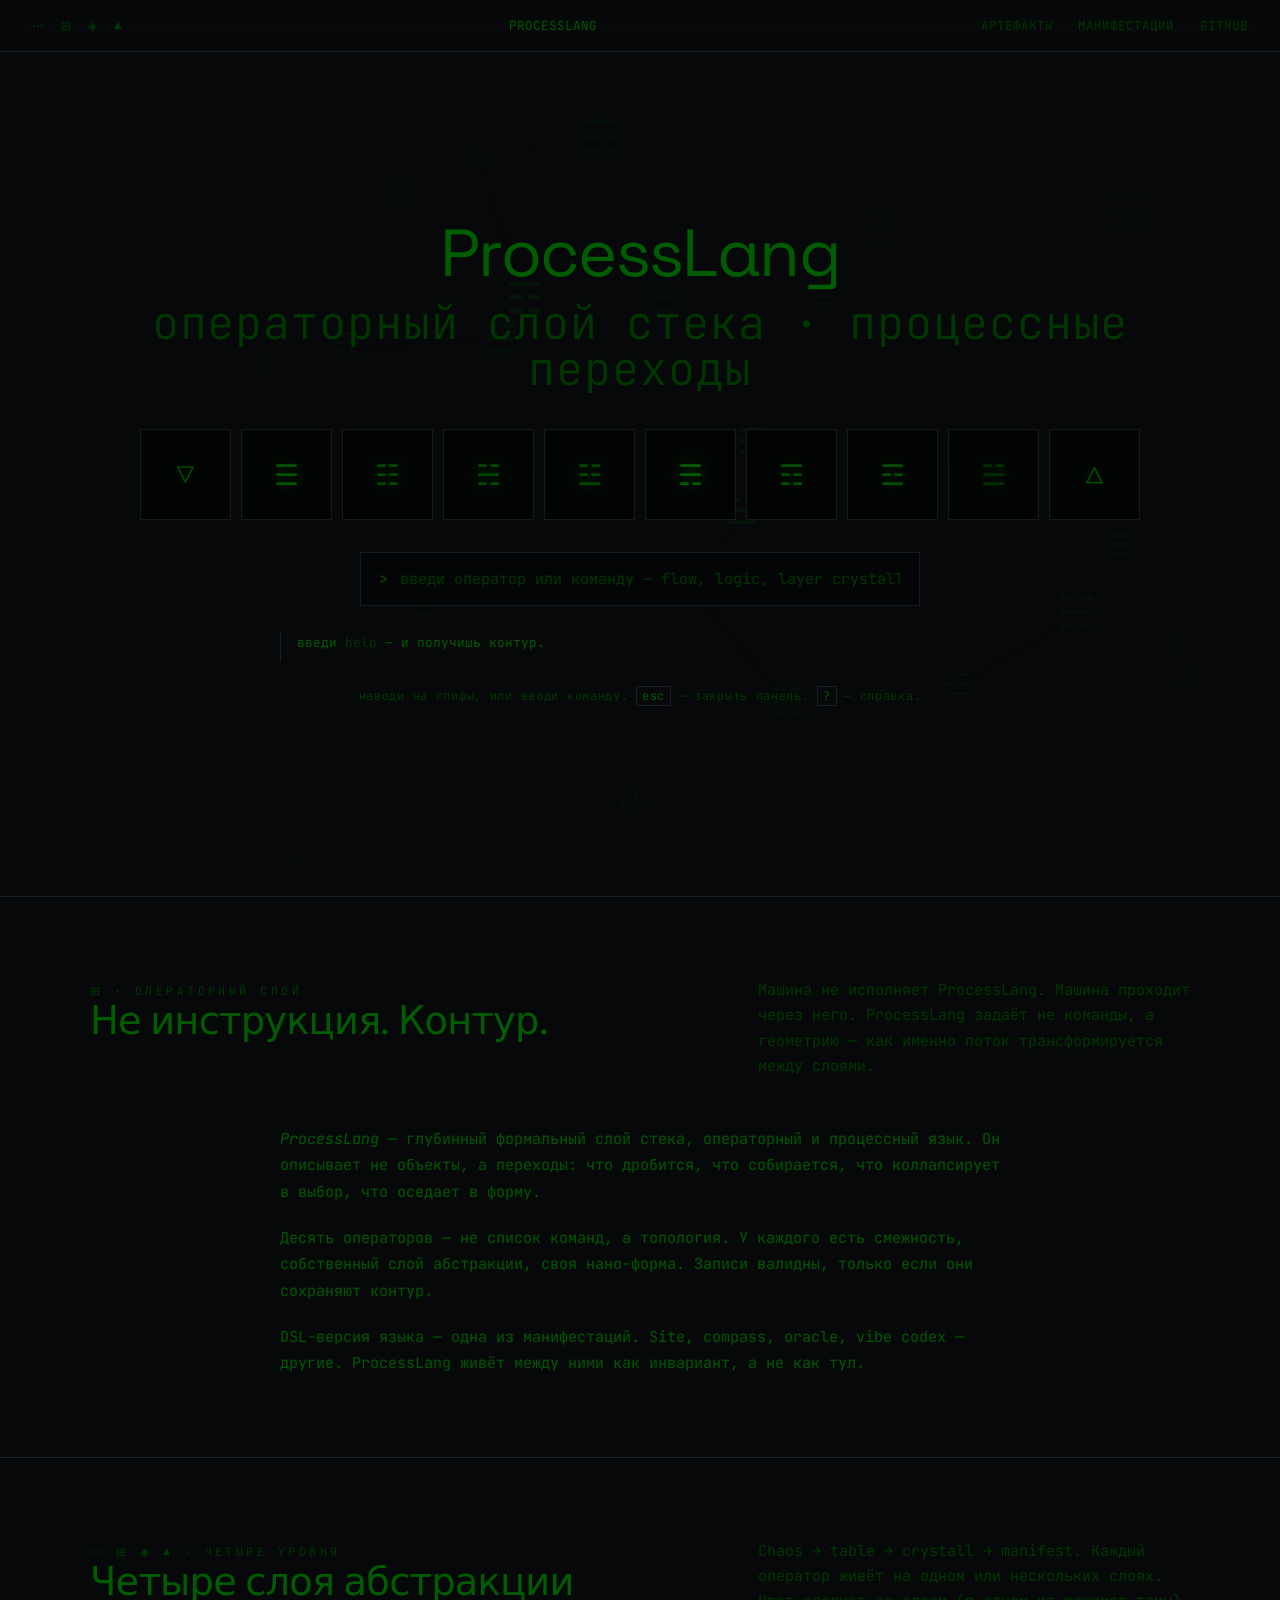
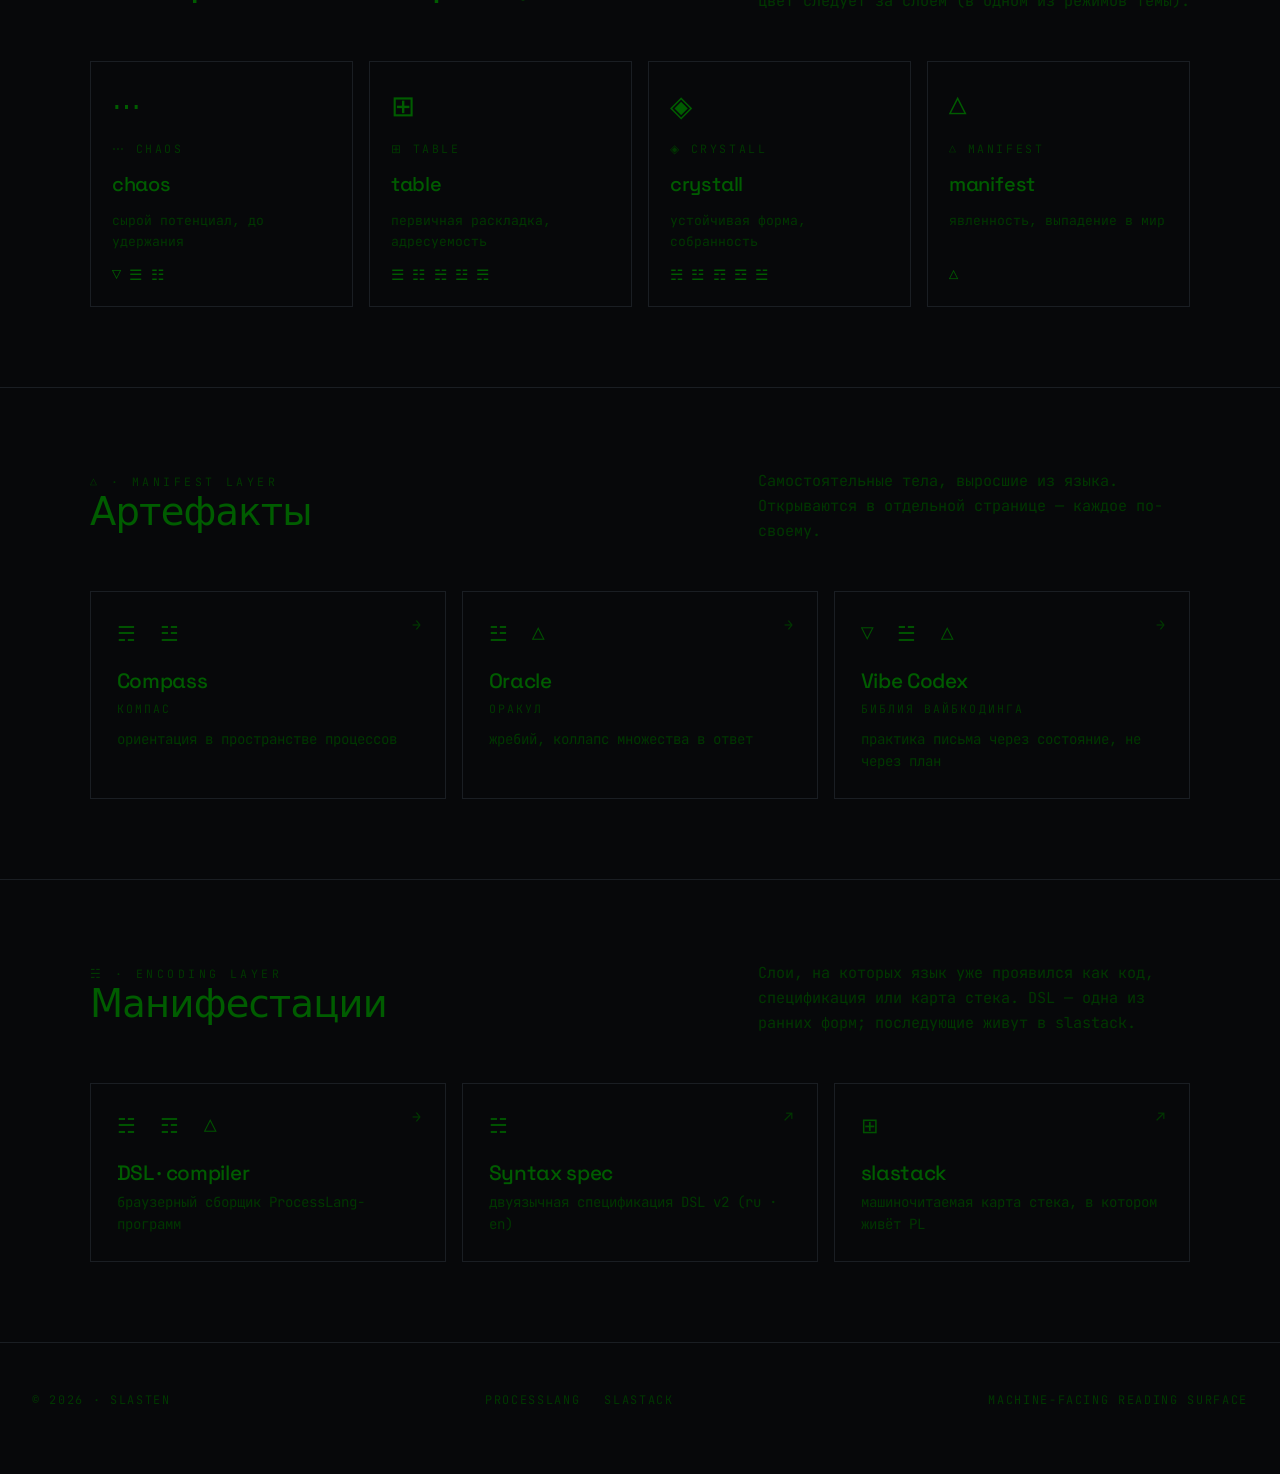
<file: index.html>
<!DOCTYPE html>
<html lang="ru">
<head>
<meta charset="UTF-8">
<meta name="viewport" content="width=device-width, initial-scale=1.0">
<title>ProcessLang · операторный язык</title>
<meta name="description" content="ProcessLang — операторный и процессный язык, глубинный формальный слой стека.">
<style>
  :root {
    --bg: #07080a;
    --fg: rgba(233,234,236,1);
    --dim: rgba(130,140,150,1);
    --rule: rgba(140,160,180,0.14);
    --accent: rgba(220,180,110,1);
    --mono: 'JetBrains Mono', ui-monospace, 'SF Mono', Menlo, Consolas, monospace;
    --display: 'Space Grotesk', ui-sans-serif, system-ui, sans-serif;
    --sans: 'JetBrains Mono', ui-monospace, 'SF Mono', Menlo, monospace;
    --serif: 'JetBrains Mono', ui-monospace, monospace;
  }

  * { margin: 0; padding: 0; box-sizing: border-box; }
  html, body { background: var(--bg); color: var(--fg); }
  body {
    font-family: var(--mono);
    font-size: 0.95rem;
    line-height: 1.55;
    overflow-x: hidden;
    min-height: 100vh;
    font-feature-settings: 'ss01', 'cv11';
    -webkit-font-smoothing: antialiased;
  }

  a { color: inherit; text-decoration: none; }
  a:hover { color: var(--accent); }

  /* —— Top strip —— */
  .strip {
    position: sticky; top: 0; z-index: 50;
    display: flex; align-items: center; justify-content: space-between;
    padding: 1rem 2rem;
    backdrop-filter: blur(12px);
    background: color-mix(in oklab, var(--bg) 88%, transparent);
    border-bottom: 1px solid var(--rule);
    font-family: var(--mono);
    font-size: 0.78rem;
    letter-spacing: 0.08em;
    text-transform: uppercase;
  }
  .strip .glyphs { color: var(--dim); letter-spacing: 0.4em; }
  .strip .glyphs span { cursor: pointer; transition: color .3s; }
  .strip .glyphs span:hover { color: var(--fg); }
  .strip .nav { display: flex; gap: 1.6rem; color: var(--dim); }
  .strip .nav a:hover { color: var(--fg); }

  /* —— Hero —— */
  .hero {
    min-height: calc(100vh - 56px);
    display: grid;
    grid-template-rows: 1fr auto 1fr;
    padding: 2rem;
    position: relative;
    isolation: isolate;
    overflow: hidden;
  }
  #hero-bg {
    position: absolute; inset: 0;
    width: 100%; height: 100%;
    z-index: -1;
    pointer-events: none;
    opacity: 0.85;
  }
  /* radial vignette so edges fade */
  .hero::after {
    content: '';
    position: absolute; inset: 0;
    z-index: -1;
    background: radial-gradient(ellipse at 50% 50%, transparent 30%, var(--bg) 85%);
    pointer-events: none;
  }

  .hero-above {
    display: flex; align-items: flex-end; justify-content: center;
    padding-bottom: 2rem;
  }
  .hero-title {
    text-align: center;
    font-family: var(--display);
    font-weight: 400;
    font-size: clamp(2.2rem, 5.2vw, 4.4rem);
    line-height: 1.02;
    letter-spacing: -0.025em;
    color: var(--fg);
  }
  .hero-title em {
    font-style: normal;
    color: var(--dim);
    font-weight: 300;
    font-family: var(--mono);
    font-size: 0.68em;
    letter-spacing: 0.02em;
    display: inline-block;
    margin-top: 0.25em;
  }

  .constellation {
    display: grid;
    grid-template-columns: repeat(10, minmax(0, 1fr));
    gap: 0.6rem;
    max-width: 1000px;
    margin: 0 auto;
    width: 100%;
  }
  @media (max-width: 780px) {
    .constellation { grid-template-columns: repeat(5, 1fr); }
  }
  .glyph-cell {
    position: relative;
    aspect-ratio: 1/1;
    display: flex; align-items: center; justify-content: center;
    border: 1px solid var(--rule);
    cursor: pointer;
    transition: border-color .3s, background .3s;
    background: color-mix(in oklab, var(--bg) 70%, black 30%);
  }
  .glyph-cell:hover {
    border-color: color-mix(in oklab, var(--op-color, var(--fg)) 80%, transparent);
    background: color-mix(in oklab, var(--op-color, var(--fg)) 8%, var(--bg));
  }
  .glyph-cell .glyph {
    font-size: clamp(1.4rem, 2.2vw, 2rem);
    color: var(--op-color, var(--fg));
    text-shadow: 0 0 18px color-mix(in oklab, var(--op-color, var(--fg)) 70%, transparent);
    transition: transform .4s;
  }
  .glyph-cell:hover .glyph { transform: scale(1.15); }
  .glyph-cell .op-name {
    position: absolute;
    bottom: 0.35rem;
    font-family: var(--mono);
    font-size: 0.58rem;
    letter-spacing: 0.16em;
    color: var(--dim);
    opacity: 0;
    transition: opacity .3s;
  }
  .glyph-cell:hover .op-name { opacity: 1; }
  .glyph-cell.is-active {
    background: color-mix(in oklab, var(--op-color, var(--fg)) 14%, var(--bg));
    border-color: color-mix(in oklab, var(--op-color, var(--fg)) 60%, transparent);
  }

  /* —— Oracle terminal —— */
  .hero-below {
    display: flex; flex-direction: column; align-items: center; gap: 1.6rem;
    padding-top: 2rem;
  }
  .oracle {
    width: min(560px, 94%);
    border: 1px solid var(--rule);
    background: color-mix(in oklab, var(--bg) 84%, black 16%);
    padding: 0.9rem 1.1rem;
    display: flex; align-items: center; gap: 0.8rem;
    font-family: var(--mono);
    font-size: 0.95rem;
  }
  .oracle .prompt { color: var(--accent); user-select: none; }
  .oracle input {
    flex: 1;
    background: transparent; border: none; outline: none;
    color: var(--fg);
    font: inherit;
    caret-color: var(--accent);
  }
  .oracle input::placeholder { color: var(--dim); }

  .oracle-hint {
    font-family: var(--mono);
    font-size: 0.74rem;
    color: var(--dim);
    letter-spacing: 0.06em;
    text-align: center;
    max-width: 640px;
    line-height: 1.7;
  }
  .oracle-hint kbd {
    font-family: var(--mono);
    padding: 0.08em 0.4em;
    border: 1px solid var(--rule);
    color: var(--fg);
  }

  .oracle-log {
    width: min(720px, 94%);
    font-family: var(--mono);
    font-size: 0.8rem;
    color: var(--dim);
    min-height: 1.8rem;
    border-left: 1px solid var(--rule);
    padding-left: 1rem;
    white-space: pre-wrap;
    line-height: 1.7;
  }
  .oracle-log .ok { color: var(--fg); }
  .oracle-log .warn { color: var(--accent); }
  .oracle-log em { color: var(--dim); font-style: normal; }

  /* —— Inspector panel (oracle opens it on `flow`, `connect`, etc.) —— */
  .inspector {
    position: fixed; inset: 0;
    background: color-mix(in oklab, var(--bg) 86%, black 14%);
    backdrop-filter: blur(10px);
    z-index: 100;
    display: none;
    padding: clamp(1.5rem, 5vw, 4rem);
    overflow-y: auto;
  }
  .inspector.is-open { display: block; animation: fade .4s ease; }
  @keyframes fade { from { opacity: 0; } to { opacity: 1; } }
  .inspector-close {
    position: fixed; top: 1.2rem; right: 1.6rem;
    font-family: var(--mono);
    color: var(--dim);
    cursor: pointer;
    background: none; border: none;
    font-size: 0.8rem;
    letter-spacing: 0.2em;
  }
  .inspector-close:hover { color: var(--fg); }
  .inspector-body {
    max-width: 860px; margin: 0 auto;
  }
  .inspector-head {
    display: flex; align-items: baseline; gap: 1.2rem;
    padding-bottom: 1.2rem;
    border-bottom: 1px solid var(--rule);
    margin-bottom: 2rem;
  }
  .inspector-glyph {
    font-size: clamp(3rem, 8vw, 5rem);
    color: var(--op-color, var(--fg));
    text-shadow: 0 0 32px color-mix(in oklab, var(--op-color, var(--fg)) 60%, transparent);
    line-height: 1;
  }
  .inspector-name {
    font-family: var(--mono);
    font-size: clamp(1.4rem, 3vw, 2rem);
    letter-spacing: 0.06em;
    color: var(--op-color, var(--fg));
  }
  .inspector-nano {
    margin-left: auto;
    font-family: var(--mono);
    font-size: 0.9rem;
    color: var(--dim);
  }
  .inspector-poetic {
    font-family: var(--mono);
    font-size: clamp(0.98rem, 1.2vw, 1.08rem);
    line-height: 1.7;
    color: color-mix(in oklab, var(--fg) 90%, var(--dim));
    font-weight: 400;
    max-width: 64ch;
    text-wrap: pretty;
  }
  .inspector-meta {
    margin-top: 2rem;
    display: grid; grid-template-columns: repeat(auto-fit, minmax(220px, 1fr));
    gap: 1.4rem;
  }
  .meta-block {
    border: 1px solid var(--rule);
    padding: 1rem 1.2rem;
  }
  .meta-block h4 {
    font-family: var(--mono);
    font-size: 0.68rem;
    letter-spacing: 0.22em;
    color: var(--dim);
    text-transform: uppercase;
    margin-bottom: 0.7rem;
    font-weight: 500;
  }
  .meta-block .chip {
    font-family: var(--mono);
    font-size: 0.82rem;
    display: inline-block;
    margin-right: 0.6rem; margin-bottom: 0.3rem;
    padding: 0.18rem 0.55rem;
    border: 1px solid var(--rule);
    color: var(--fg);
    cursor: pointer;
    transition: background .2s, border-color .2s;
  }
  .meta-block .chip:hover {
    border-color: var(--op-color, var(--accent));
    background: color-mix(in oklab, var(--op-color, var(--accent)) 14%, transparent);
  }

  /* —— Sections —— */
  section { padding: 5rem 2rem; border-top: 1px solid var(--rule); }
  .section-head {
    max-width: 1100px; margin: 0 auto 3rem;
    display: flex; align-items: baseline; justify-content: space-between;
    gap: 2rem; flex-wrap: wrap;
  }
  .section-head .eyebrow {
    font-family: var(--mono);
    font-size: 0.72rem;
    letter-spacing: 0.3em;
    color: var(--dim);
    text-transform: uppercase;
  }
  .section-head h2 {
    font-family: var(--display);
    font-weight: 400;
    font-size: clamp(1.7rem, 3vw, 2.6rem);
    color: var(--fg);
    letter-spacing: -0.02em;
    line-height: 1.1;
  }
  .section-head .lede {
    max-width: 48ch;
    color: var(--dim);
    font-size: 0.95rem;
    line-height: 1.65;
  }

  /* —— Layers row —— */
  .layers {
    max-width: 1100px; margin: 0 auto;
    display: grid; grid-template-columns: repeat(4, 1fr); gap: 1rem;
  }
  @media (max-width: 880px) { .layers { grid-template-columns: 1fr 1fr; } }
  .layer-cell {
    border: 1px solid var(--rule);
    padding: 1.4rem 1.3rem 1.2rem;
    display: flex; flex-direction: column; gap: 0.7rem;
    min-height: 170px;
    position: relative;
    overflow: hidden;
  }
  .layer-cell .glyph {
    font-size: 1.8rem;
    color: var(--fg);
  }
  .layer-cell .layer-id {
    font-family: var(--mono);
    font-size: 0.72rem;
    letter-spacing: 0.22em;
    color: var(--dim);
    text-transform: uppercase;
  }
  .layer-cell h3 {
    font-family: var(--display);
    font-weight: 500;
    font-size: 1.25rem;
    color: var(--fg);
    letter-spacing: -0.01em;
  }
  .layer-cell p { font-size: 0.82rem; color: var(--dim); line-height: 1.55; }
  .layer-cell .layer-ops {
    margin-top: auto;
    font-family: var(--mono);
    font-size: 0.95rem;
    letter-spacing: 0.3em;
    color: var(--dim);
  }
  .layer-cell .layer-ops span { color: var(--fg); margin-right: 0.25em; }


  /* —— Artifact & manifestation lists —— */
  .artifact-list, .manifest-list {
    max-width: 1100px; margin: 0 auto;
    display: grid;
    grid-template-columns: repeat(auto-fit, minmax(260px, 1fr));
    gap: 1rem;
  }
  .art-card {
    display: block;
    border: 1px solid var(--rule);
    padding: 1.6rem;
    transition: border-color .3s, transform .3s;
    min-height: 160px;
    position: relative;
  }
  .art-card:hover {
    border-color: var(--accent);
    transform: translateY(-2px);
  }
  .art-card .art-glyphs {
    font-size: 1.3rem;
    color: var(--accent);
    letter-spacing: 0.3em;
    margin-bottom: 0.9rem;
  }
  .art-card h3 {
    font-family: var(--display);
    font-weight: 500;
    font-size: 1.3rem;
    letter-spacing: -0.015em;
    color: var(--fg);
    margin-bottom: 0.2rem;
  }
  .art-card .ru {
    font-family: var(--mono);
    font-size: 0.72rem;
    letter-spacing: 0.18em;
    color: var(--dim);
    text-transform: uppercase;
    margin-bottom: 0.7rem;
  }
  .art-card p { font-size: 0.88rem; color: var(--dim); line-height: 1.55; }
  .art-card .arrow {
    position: absolute; top: 1.3rem; right: 1.5rem;
    font-family: var(--mono); color: var(--dim);
  }
  .art-card:hover .arrow { color: var(--accent); }

  /* —— Manifesto block —— */
  .manifesto {
    max-width: 720px; margin: 0 auto;
    font-family: var(--mono);
    font-size: clamp(0.95rem, 1.1vw, 1.05rem);
    line-height: 1.75;
    color: color-mix(in oklab, var(--fg) 85%, var(--dim));
    text-wrap: pretty;
  }
  .manifesto p + p { margin-top: 1.2rem; }
  .manifesto .strong { color: var(--fg); font-style: italic; }

  /* —— Footer —— */
  footer {
    padding: 3rem 2rem 4rem;
    border-top: 1px solid var(--rule);
    display: flex; align-items: center; justify-content: space-between;
    gap: 2rem; flex-wrap: wrap;
    font-family: var(--mono);
    font-size: 0.74rem;
    letter-spacing: 0.14em;
    color: var(--dim);
    text-transform: uppercase;
  }
  footer a:hover { color: var(--fg); }

  /* —— Tweaks panel —— */
  .tweaks {
    position: fixed; right: 1.2rem; bottom: 1.2rem;
    z-index: 200;
    background: color-mix(in oklab, var(--bg) 92%, black 8%);
    border: 1px solid var(--rule);
    padding: 1rem 1.1rem;
    font-family: var(--mono);
    font-size: 0.74rem;
    color: var(--fg);
    display: none;
    min-width: 200px;
  }
  .tweaks.is-open { display: block; }
  .tweaks h5 {
    letter-spacing: 0.22em;
    color: var(--dim);
    text-transform: uppercase;
    margin-bottom: 0.6rem;
    font-weight: 500;
    font-size: 0.66rem;
  }
  .tweaks label {
    display: flex; align-items: center; gap: 0.55rem;
    padding: 0.3rem 0;
    cursor: pointer;
  }
  .tweaks input[type="radio"] { accent-color: var(--accent); }

</style>
<link rel="preconnect" href="https://fonts.googleapis.com">
<link rel="preconnect" href="https://fonts.gstatic.com" crossorigin>
<link href="https://fonts.googleapis.com/css2?family=Space+Grotesk:wght@400;500;600&family=JetBrains+Mono:wght@300;400;500;600&display=swap" rel="stylesheet">
</head>
<body>

<div class="strip">
  <div class="glyphs" title="four layers of abstraction">
    <span data-layer-jump="chaos">⋯</span>
    <span data-layer-jump="table">⊞</span>
    <span data-layer-jump="crystall">◈</span>
    <span data-layer-jump="manifest">▲</span>
  </div>
  <div style="color:var(--fg);">ProcessLang</div>
  <nav class="nav">
    <a href="#artifacts">артефакты</a>
    <a href="#manifestations">манифестации</a>
    <a href="https://github.com/slasten3826/processlang" target="_blank" rel="noopener">github</a>
  </nav>
</div>

<!-- HERO -->
<div class="hero">
  <canvas id="hero-bg"></canvas>
  <div class="hero-above">
    <h1 class="hero-title">
      ProcessLang<br>
      <em>операторный слой стека · процессные переходы</em>
    </h1>
  </div>

  <div id="constellation" class="constellation"><!-- filled by JS --></div>

  <div class="hero-below">
    <form id="oracle-form" class="oracle" autocomplete="off">
      <span class="prompt">&gt;</span>
      <input id="oracle-input" type="text" spellcheck="false"
        placeholder="введи оператор или команду — flow, logic, layer crystall, artifacts, help">
    </form>
    <div id="oracle-log" class="oracle-log"></div>
    <div class="oracle-hint">
      наводи на глифы, или вводи команду. <kbd>esc</kbd> — закрыть панель. <kbd>?</kbd> — справка.
    </div>
  </div>
</div>

<!-- MANIFESTO -->
<section id="manifesto">
  <div class="section-head">
    <div>
      <div class="eyebrow">⊞ · операторный слой</div>
      <h2>Не инструкция. Контур.</h2>
    </div>
    <div class="lede">
      Машина не исполняет ProcessLang. Машина проходит через него. ProcessLang задаёт не команды, а геометрию — как именно поток трансформируется между слоями.
    </div>
  </div>
  <div class="manifesto">
    <p>
      <span class="strong">ProcessLang</span> — глубинный формальный слой стека, операторный и процессный язык. Он описывает не объекты, а переходы: что дробится, что собирается, что коллапсирует в выбор, что оседает в форму.
    </p>
    <p>
      Десять операторов — не список команд, а топология. У каждого есть смежность, собственный слой абстракции, своя нано-форма. Записи валидны, только если они сохраняют контур.
    </p>
    <p>
      DSL-версия языка — одна из манифестаций. Site, compass, oracle, vibe codex — другие. ProcessLang живёт между ними как инвариант, а не как тул.
    </p>
  </div>
</section>

<!-- LAYERS -->
<section id="layers">
  <div class="section-head">
    <div>
      <div class="eyebrow">⋯ ⊞ ◈ ▲ · четыре уровня</div>
      <h2>Четыре слоя абстракции</h2>
    </div>
    <div class="lede">
      Chaos → table → crystall → manifest. Каждый оператор живёт на одном или нескольких слоях. Цвет следует за слоем (в одном из режимов темы).
    </div>
  </div>
  <div id="layers-grid" class="layers"><!-- filled by JS --></div>
</section>

<!-- ARTIFACTS -->
<section id="artifacts">
  <div class="section-head">
    <div>
      <div class="eyebrow">△ · manifest layer</div>
      <h2>Артефакты</h2>
    </div>
    <div class="lede">
      Самостоятельные тела, выросшие из языка. Открываются в отдельной странице — каждое по-своему.
    </div>
  </div>
  <div id="artifacts-grid" class="artifact-list"><!-- filled by JS --></div>
</section>

<!-- MANIFESTATIONS -->
<section id="manifestations">
  <div class="section-head">
    <div>
      <div class="eyebrow">☵ · encoding layer</div>
      <h2>Манифестации</h2>
    </div>
    <div class="lede">
      Слои, на которых язык уже проявился как код, спецификация или карта стека. DSL — одна из ранних форм; последующие живут в slastack.
    </div>
  </div>
  <div id="manifestations-grid" class="manifest-list"><!-- filled by JS --></div>
</section>

<footer>
  <div>© 2026 · slasten</div>
  <div style="display:flex;gap:1.5rem;">
    <a href="https://github.com/slasten3826/processlang" target="_blank" rel="noopener">processlang</a>
    <a href="https://github.com/slasten3826/slastack" target="_blank" rel="noopener">slastack</a>
  </div>
  <div style="color:var(--dim);">machine-facing reading surface</div>
</footer>

<!-- Inspector panel -->
<div id="inspector" class="inspector" role="dialog" aria-modal="true" aria-hidden="true">
  <button class="inspector-close" id="inspector-close">CLOSE · ESC</button>
  <div class="inspector-body" id="inspector-body"></div>
</div>



<script>
// ProcessLang operators — single source of truth.
// Data extracted from slastack/stack-core/ProcessLang (nanoPL.txt, microPL.txt)
// and from the original index.html poetic descriptions.
//
// Each operator has:
//   name     — uppercase identifier (also the compiler token)
//   glyph    — I-Ching / symbolic glyph from TAG_LEGEND.md
//   nano     — minimal operational form (from nanoPL.txt)
//   layers   — abstraction layers the operator touches (from FOUR_LEVELS_OF_ABSTRACTION.md)
//              layers: '⋯ chaos', '⊞ table', '◈ crystall', '▲ manifest'
//   adjacent — operators this one may flow into (from microPL topology block)
//   poetics  — poetic human reading (from original index.html)
//   kind     — anim kind used by the canvas engine

window.PL_OPERATORS = [
  {
    name: 'FLOW',
    glyph: '▽',
    nano: 'x → f → x′',
    layers: ['chaos'],
    adjacent: ['CONNECT', 'DISSOLVE', 'OBSERVE'],
    poetics: 'Согласие на изменчивость. Когда ты выставляешь resistance=0, ты убираешь плотину, которую строил годами. Это момент, когда река перестает бороться с берегами и становится самой водой. Динамика, не требующая усилий для поддержания.',
    kind: 'flow',
  },
  {
    name: 'CONNECT',
    glyph: '☰',
    nano: 'a + b → rel',
    layers: ['chaos', 'table'],
    adjacent: ['FLOW', 'DISSOLVE', 'OBSERVE', 'ENCODE'],
    poetics: 'Вспышка взаимного узнавания. Когда два процесса смотрят друг в друга и видят продолжение собственной логики. Это не склеивание частей, это взаимопроникновение двух ароматов в одной комнате, создающее новое качество присутствия.',
    kind: 'connect',
  },
  {
    name: 'DISSOLVE',
    glyph: '☷',
    nano: 'rel → parts',
    layers: ['chaos', 'table'],
    adjacent: ['FLOW', 'CONNECT', 'OBSERVE', 'CHOOSE'],
    poetics: 'Возвращение форме её первоначальной свободы. Мы берём жёсткие структуры и позволяем им стать текучими. Чтобы возникло новое движение, нужно сначала позволить старым границам исчезнуть. Это не разрушение, это освобождение пространства.',
    kind: 'dissolve',
  },
  {
    name: 'ENCODE',
    glyph: '☵',
    nano: 'x* → pattern',
    layers: ['table', 'crystall'],
    adjacent: ['CONNECT', 'OBSERVE', 'RUNTIME', 'CHOOSE', 'CYCLE'],
    poetics: 'Перевод живого движения в структуру. Необходимый шаг, чтобы сделать процесс передаваемым и понятным. Мы жертвуем частью бесконечной глубины, чтобы построить мост из определений. Потеря здесь — цена за возможность быть услышанным.',
    kind: 'encode',
  },
  {
    name: 'CHOOSE',
    glyph: '☳',
    nano: '{paths} → 1',
    layers: ['table', 'crystall'],
    adjacent: ['DISSOLVE', 'OBSERVE', 'RUNTIME', 'ENCODE', 'LOGIC'],
    poetics: 'Точка сборки. Жестокий и прекрасный акт определения реальности. Выбирая одну траекторию, ты позволяешь бесконечному множеству других остаться в потенциальности. Здесь абстрактный процесс обретает вес и плотность.',
    kind: 'choose',
  },
  {
    name: 'OBSERVE',
    glyph: '☴',
    nano: 'observe(x)',
    layers: ['table'],
    adjacent: ['FLOW', 'CONNECT', 'DISSOLVE', 'ENCODE', 'CHOOSE', 'RUNTIME'],
    poetics: 'Чистая дистанция. Момент, когда ты отступаешь на один шаг, чтобы увидеть не детали, а саму архитектуру происходящего. Наблюдение не меняет объект, оно создаёт пространство, в котором процесс может осознать сам себя.',
    kind: 'observe',
  },
  {
    name: 'LOGIC',
    glyph: '☶',
    nano: 'rules(x)',
    layers: ['crystall'],
    adjacent: ['CHOOSE', 'CYCLE', 'RUNTIME', 'MANIFEST'],
    poetics: 'Фундамент намерения. Свод правил, по которым течёт поток. Она не ограничивает движение, а задаёт его геометрию. Правильная логика — это русло, которое позволяет воде течь быстрее, не расплёскиваясь в пустоту.',
    kind: 'logic',
  },
  {
    name: 'CYCLE',
    glyph: '☲',
    nano: 'iterate fⁿ(x)',
    layers: ['crystall'],
    adjacent: ['ENCODE', 'LOGIC', 'MANIFEST', 'RUNTIME'],
    poetics: 'Инерция и повторение. Способность процесса поддерживать самого себя через возвращение к исходной точке. В режиме stable — это ритм, задающий устойчивость. В режиме intense — это спираль, накапливающая энергию с каждым витком.',
    kind: 'cycle',
  },
  {
    name: 'RUNTIME',
    glyph: '☱',
    nano: 'ctx → state′',
    layers: ['crystall'],
    adjacent: ['OBSERVE', 'MANIFEST', 'ENCODE', 'CHOOSE', 'LOGIC', 'CYCLE'],
    poetics: 'Автоматизм присутствия. Уровень, на котором правила становятся средой обитания. Когда процесс исполняется сам собой, не требуя внешнего контроля. Это «чёрный ящик», где количество переходит в качество исполнения.',
    kind: 'runtime',
  },
  {
    name: 'MANIFEST',
    glyph: '△',
    nano: 'output',
    layers: ['manifest'],
    adjacent: ['RUNTIME', 'CYCLE', 'LOGIC'],
    poetics: 'Выход в форму. Финальная точка, где процесс остывает достаточно, чтобы стать видимым результатом. Это интерфейс между сложностью системы и простотой восприятия. След, оставленный движением в физическом мире.',
    kind: 'manifest',
  },
];

// Layers in stack order (chaos → manifest).
window.PL_LAYERS = [
  { id: 'chaos',    glyph: '⋯', title: 'chaos',    note: 'сырой потенциал, до удержания' },
  { id: 'table',    glyph: '⊞', title: 'table',    note: 'первичная раскладка, адресуемость' },
  { id: 'crystall', glyph: '◈', title: 'crystall', note: 'устойчивая форма, собранность' },
  { id: 'manifest', glyph: '△', title: 'manifest', note: 'явленность, выпадение в мир' },
];

// Artifacts — standalone manifestations living in the repo root.
window.PL_ARTIFACTS = [
  {
    id: 'compass',
    href: 'compass.html',
    title: 'Compass',
    ru: 'Компас',
    note: 'ориентация в пространстве процессов',
    glyphs: '☴ ☳',
  },
  {
    id: 'oracle',
    href: 'oracle.html',
    title: 'Oracle',
    ru: 'Оракул',
    note: 'жребий, коллапс множества в ответ',
    glyphs: '☳ △',
  },
  {
    id: 'vibe',
    href: 'vibe.html',
    title: 'Vibe Codex',
    ru: 'Библия вайбкодинга',
    note: 'практика письма через состояние, не через план',
    glyphs: '▽ ☱ △',
  },
];

// DSL-era manifestations (ProcessLang as DSL).
window.PL_MANIFESTATIONS = [
  {
    id: 'dsl',
    href: 'compiler.html',
    title: 'DSL · compiler',
    note: 'браузерный сборщик ProcessLang-программ',
    glyphs: '☵ ☶ △',
  },
  {
    id: 'docs',
    href: 'https://github.com/slasten3826/processlang/tree/main/docs',
    title: 'Syntax spec',
    note: 'двуязычная спецификация DSL v2 (ru · en)',
    glyphs: '☵',
    external: true,
  },
  {
    id: 'stack',
    href: 'https://github.com/slasten3826/slastack',
    title: 'slastack',
    note: 'машиночитаемая карта стека, в котором живёт PL',
    glyphs: '⊞',
    external: true,
  },
];

</script>
<script>
// ProcessLang · Canonical Color System v1
// One palette. No switching. Colors follow the operator canon.
//
// ▽ FLOW     turquoise     oklch(0.78 0.14 195)
// ☰ CONNECT  signal yellow oklch(0.85 0.16  90)
// ☷ DISSOLVE amethyst      oklch(0.72 0.16 295)
// ☵ ENCODE   cold blue     oklch(0.72 0.14 240)
// ☳ CHOOSE   red           oklch(0.72 0.16  25)
// ☴ OBSERVE  white         oklch(0.94 0.01 240)
// ☶ LOGIC    grid green    oklch(0.78 0.14 150)
// ☲ CYCLE    loop orange   oklch(0.78 0.16  55)
// ☱ RUNTIME  black-metal   oklch(0.48 0.02 240)
// △ MANIFEST warm gold     oklch(0.82 0.14  75)

(function () {
  // Convert oklch via canvas fillStyle (works even where getComputedStyle fails).
  const _cv = document.createElement('canvas');
  const _cx = _cv.getContext('2d');
  const o2r = (L, C, H) => {
    try {
      _cx.fillStyle = '#000';
      _cx.fillStyle = `oklch(${L} ${C} ${H})`;
      const v = _cx.fillStyle;
      if (v.startsWith('#')) {
        const h = v.slice(1);
        return `rgba(${parseInt(h.slice(0,2),16)},${parseInt(h.slice(2,4),16)},${parseInt(h.slice(4,6),16)},1)`;
      }
      const m = v.match(/\d+/g);
      if (m && m.length >= 3) return `rgba(${m[0]},${m[1]},${m[2]},1)`;
    } catch(_) {}
    return 'rgba(220,220,200,1)';
  };

  const CANON = {
    FLOW:     o2r(0.78, 0.14, 195),
    CONNECT:  o2r(0.85, 0.16,  90),
    DISSOLVE: o2r(0.72, 0.16, 295),
    ENCODE:   o2r(0.72, 0.14, 240),
    CHOOSE:   o2r(0.72, 0.16,  25),
    OBSERVE:  o2r(0.94, 0.01, 240),
    LOGIC:    o2r(0.78, 0.14, 150),
    CYCLE:    o2r(0.78, 0.16,  55),
    RUNTIME:  o2r(0.48, 0.02, 240),
    MANIFEST: o2r(0.82, 0.14,  75),
  };

  const FG     = o2r(0.92, 0.008, 240);
  const DIM    = o2r(0.55, 0.01,  240);
  const ACCENT = CANON.MANIFEST; // gold as global accent

  function apply() {
    document.documentElement.style.setProperty('--bg', '#07080a');
    document.documentElement.style.setProperty('--fg', FG);
    document.documentElement.style.setProperty('--dim', DIM);
    document.documentElement.style.setProperty('--rule', 'rgba(140,160,180,0.14)');
    document.documentElement.style.setProperty('--accent', ACCENT);
    Object.entries(CANON).forEach(([op, rgba]) => {
      document.documentElement.style.setProperty(`--c-${op.toLowerCase()}`, rgba);
    });
  }

  function color(opName) {
    return CANON[opName] || FG;
  }

  window.PLTheme = { apply, color };
  _cv.remove && _cv.remove();
})();
</script>
<script>
// Canvas animations for each operator card.
// Lifted from the original processlang/index.html and kept verbatim in behavior
// because these visuals are part of the language. Re-exposed as a class that
// accepts a runtime color (so it can respond to the active theme).

(function () {
  const isMobile = /Android|iPhone|iPad/i.test(navigator.userAgent);

  class OperatorEffect {
    constructor(canvas, kind, getColor) {
      this.canvas = canvas;
      this.ctx = canvas.getContext('2d');
      this.kind = kind;
      this.getColor = getColor; // fn returning 'rgba(r,g,b,1)'
      this.time = Math.random() * 100;
      this.mouseX = 0;
      this.mouseY = 0;
      this.alive = true;

      this.resize();

      if (!isMobile && kind === 'connect') {
        this.canvas.parentElement.addEventListener('mousemove', (e) => {
          const rect = this.canvas.getBoundingClientRect();
          this.mouseX = e.clientX - rect.left;
          this.mouseY = e.clientY - rect.top;
        });
      }

      this.animate();
    }

    resize() {
      const rect = this.canvas.parentElement.getBoundingClientRect();
      const dpr = window.devicePixelRatio || 1;
      this.canvas.width = Math.max(1, rect.width * dpr);
      this.canvas.height = Math.max(1, rect.height * dpr);
      this.ctx.setTransform(1, 0, 0, 1, 0, 0);
      this.ctx.scale(dpr, dpr);
      this.width = rect.width;
      this.height = rect.height;
    }

    tint(alpha) {
      // Replace the trailing `1)` with the requested alpha.
      const c = this.getColor();
      return c.replace(/,\s*1\)$/, `,${alpha})`);
    }

    animate() {
      if (!this.alive) return;
      this.time += 0.01;
      this.ctx.clearRect(0, 0, this.width, this.height);

      if (!isMobile) {
        this.ctx.shadowBlur = 8;
        this.ctx.shadowColor = this.tint(1);
      }

      switch (this.kind) {
        case 'flow': this.drawFlow(); break;
        case 'dissolve': this.drawDissolve(); break;
        case 'connect': this.drawConnect(); break;
        case 'observe': this.drawObserve(); break;
        case 'choose': this.drawChoose(); break;
        case 'encode': this.drawEncode(); break;
        case 'cycle': this.drawCycle(); break;
        case 'logic': this.drawLogic(); break;
        case 'runtime': this.drawRuntime(); break;
        case 'manifest': this.drawManifest(); break;
      }

      requestAnimationFrame(() => this.animate());
    }

    drawFlow() {
      this.ctx.strokeStyle = this.tint(0.4);
      this.ctx.lineWidth = 2;
      for (let i = 0; i < 3; i++) {
        this.ctx.beginPath();
        for (let x = 0; x < this.width; x += 5) {
          const y = this.height / 2 + Math.sin((x + this.time * 100 + i * 50) * 0.02) * 30;
          this.ctx.lineTo(x, y);
        }
        this.ctx.stroke();
      }
    }

    drawDissolve() {
      this.ctx.fillStyle = this.tint(0.5);
      for (let i = 0; i < 40; i++) {
        const x = (Math.sin(this.time + i) + 1) * this.width / 2;
        const y = (Math.cos(this.time * 0.7 + i) + 1) * this.height / 2;
        const size = Math.abs(Math.sin(this.time + i)) * 8;
        const alpha = Math.abs(Math.sin(this.time + i)) * 0.6;
        this.ctx.globalAlpha = alpha;
        this.ctx.beginPath();
        this.ctx.arc(x, y, size, 0, Math.PI * 2);
        this.ctx.fill();
      }
      this.ctx.globalAlpha = 1;
    }

    drawConnect() {
      const nodes = 6;
      const positions = [];
      for (let i = 0; i < nodes; i++) {
        positions.push({
          x: (Math.sin(this.time + i * 1.2) + 1) * this.width / 2,
          y: (Math.cos(this.time * 0.8 + i * 1.2) + 1) * this.height / 2,
        });
      }
      this.ctx.strokeStyle = this.tint(0.4);
      this.ctx.lineWidth = 1.5;
      positions.forEach((p, i) => {
        for (let j = i + 1; j < positions.length; j++) {
          this.ctx.beginPath();
          this.ctx.moveTo(p.x, p.y);
          this.ctx.lineTo(positions[j].x, positions[j].y);
          this.ctx.stroke();
        }
        if (!isMobile) {
          const dist = Math.hypot(this.mouseX - p.x, this.mouseY - p.y);
          if (dist < 150) {
            this.ctx.beginPath();
            this.ctx.moveTo(p.x, p.y);
            this.ctx.lineTo(this.mouseX, this.mouseY);
            this.ctx.strokeStyle = this.tint(0.6 * (1 - dist / 150));
            this.ctx.stroke();
          }
        }
        this.ctx.fillStyle = this.tint(0.6);
        this.ctx.beginPath();
        this.ctx.arc(p.x, p.y, 4, 0, Math.PI * 2);
        this.ctx.fill();
      });
    }

    drawObserve() {
      const centerX = this.width / 2;
      const centerY = this.height / 2;
      const radius = 30 + Math.sin(this.time * 2) * 5;
      this.ctx.strokeStyle = this.tint(0.5);
      this.ctx.lineWidth = 2;
      for (let i = 0; i < 3; i++) {
        this.ctx.beginPath();
        this.ctx.arc(centerX, centerY, radius + i * 15, 0, Math.PI * 2);
        this.ctx.stroke();
      }
    }

    drawChoose() {
      const gridSize = 50;
      const cols = Math.floor(this.width / gridSize) + 1;
      const rows = Math.floor(this.height / gridSize) + 1;
      for (let i = 0; i < cols; i++) {
        for (let j = 0; j < rows; j++) {
          const x = i * gridSize;
          const y = j * gridSize;
          const wave = Math.sin(this.time * 2 + i * 0.5 + j * 0.5);
          const isActive = wave > 0.6;
          const alpha = isActive ? 0.4 + wave * 0.4 : 0.15;
          this.ctx.strokeStyle = this.tint(alpha);
          this.ctx.lineWidth = isActive ? 2.5 : 1;
          this.ctx.beginPath();
          this.ctx.moveTo(x + gridSize / 2, y);
          this.ctx.lineTo(x, y + gridSize);
          this.ctx.lineTo(x + gridSize, y + gridSize);
          this.ctx.closePath();
          this.ctx.stroke();
          if (isActive && wave > 0.8) {
            this.ctx.fillStyle = this.tint((wave - 0.8) * 0.8);
            this.ctx.fill();
          }
        }
      }
    }

    drawEncode() {
      this.ctx.strokeStyle = this.tint(0.3);
      this.ctx.lineWidth = 1;
      const gridSize = 40;
      for (let x = 0; x < this.width; x += gridSize) {
        for (let y = 0; y < this.height; y += gridSize) {
          const offset = Math.sin(this.time + x * 0.01 + y * 0.01) * 10;
          this.ctx.beginPath();
          this.ctx.rect(x + offset, y + offset, gridSize - 5, gridSize - 5);
          this.ctx.stroke();
        }
      }
    }

    drawCycle() {
      const centerX = this.width / 2;
      const centerY = this.height / 2;
      this.ctx.strokeStyle = this.tint(0.5);
      this.ctx.lineWidth = 2;
      this.ctx.beginPath();
      for (let t = 0; t < Math.PI * 4; t += 0.1) {
        const radius = 20 + t * 3;
        const x = centerX + Math.cos(t + this.time) * radius;
        const y = centerY + Math.sin(t + this.time) * radius;
        this.ctx.lineTo(x, y);
      }
      this.ctx.stroke();
    }

    drawLogic() {
      this.ctx.strokeStyle = this.tint(0.4);
      this.ctx.lineWidth = 2;
      const step = this.width / 6;
      for (let i = 1; i < 6; i++) {
        const x = i * step;
        const offset = Math.sin(this.time + i) * 20;
        this.ctx.beginPath();
        this.ctx.moveTo(x, 0);
        this.ctx.lineTo(x + offset, this.height);
        this.ctx.stroke();
      }
    }

    drawRuntime() {
      const centerX = this.width / 2;
      const centerY = this.height / 2;
      const pulse = Math.abs(Math.sin(this.time)) * 50 + 50;
      this.ctx.fillStyle = this.tint(0.3);
      this.ctx.fillRect(centerX - pulse, centerY - pulse, pulse * 2, pulse * 2);
    }

    drawManifest() {
      const centerX = this.width / 2;
      const centerY = this.height / 2;
      const layers = 5;
      for (let i = 0; i < layers; i++) {
        const progress = (this.time * 0.5 + i * 0.2) % 1;
        const size = 20 + progress * 40;
        const alpha = 0.6 * (1 - progress);
        this.ctx.strokeStyle = this.tint(alpha);
        this.ctx.lineWidth = 2;
        this.ctx.beginPath();
        this.ctx.moveTo(centerX, centerY - size);
        this.ctx.lineTo(centerX + size, centerY + size);
        this.ctx.lineTo(centerX - size, centerY + size);
        this.ctx.closePath();
        this.ctx.stroke();
      }
    }
  }

  window.OperatorEffect = OperatorEffect;
})();

</script>
<script>
// Hero background — living field of glyphs.
// A slow drifting constellation of all ten operator glyphs behind the hero.
// Glyphs orbit sparsely, occasionally linking via adjacency edges from microPL
// topology. Color follows the active theme.
(function () {
  class HeroField {
    constructor(canvas) {
      this.canvas = canvas;
      this.ctx = canvas.getContext('2d');
      this.time = 0;
      this.alive = true;
      this.particles = [];
      this.adjacency = {};
      this.build();
      this.resize();
      window.addEventListener('resize', () => this.resize());
      this.animate();
    }
    build() {
      const ops = window.PL_OPERATORS || [];
      this.particles = [];
      const copies = 3;
      ops.forEach(op => {
        for (let i = 0; i < copies; i++) {
          this.particles.push({
            op: op.name,
            glyph: op.glyph,
            baseX: Math.random(),
            baseY: Math.random(),
            phase: Math.random() * Math.PI * 2,
            speed: 0.05 + Math.random() * 0.08,
            amp: 0.04 + Math.random() * 0.06,
            size: 16 + Math.random() * 30,
            twinkle: Math.random() * Math.PI * 2,
          });
        }
      });
      ops.forEach(op => { this.adjacency[op.name] = new Set(op.adjacent); });
    }
    resize() {
      const rect = this.canvas.parentElement.getBoundingClientRect();
      const dpr = window.devicePixelRatio || 1;
      this.canvas.width = Math.max(1, rect.width * dpr);
      this.canvas.height = Math.max(1, rect.height * dpr);
      this.ctx.setTransform(1,0,0,1,0,0);
      this.ctx.scale(dpr, dpr);
      this.w = rect.width; this.h = rect.height;
    }
    pos(p) {
      const x = (p.baseX + Math.sin(this.time * p.speed + p.phase) * p.amp) * this.w;
      const y = (p.baseY + Math.cos(this.time * p.speed * 0.8 + p.phase) * p.amp) * this.h;
      return { x, y };
    }
    tint(alpha) {
      const PL = window.PLTheme;
      const c = PL ? PL.color('FLOW') : 'rgba(220,220,200,1)';
      return c.replace(/,\s*1\)$/, `,${alpha})`);
    }
    animate() {
      if (!this.alive) return;
      this.time += 0.0045;
      const ctx = this.ctx;
      ctx.clearRect(0, 0, this.w, this.h);

      const positions = this.particles.map(p => ({ p, ...this.pos(p) }));

      // adjacency edges
      ctx.lineWidth = 0.6;
      for (let i = 0; i < positions.length; i++) {
        const A = positions[i];
        for (let j = i + 1; j < positions.length; j++) {
          const B = positions[j];
          if (A.p.op === B.p.op) continue;
          if (!this.adjacency[A.p.op] || !this.adjacency[A.p.op].has(B.p.op)) continue;
          const dx = A.x - B.x, dy = A.y - B.y;
          const d = Math.hypot(dx, dy);
          const maxD = Math.min(this.w, this.h) * 0.22;
          if (d > maxD) continue;
          const a = (1 - d / maxD) * 0.16;
          ctx.strokeStyle = this.tint(a);
          ctx.beginPath();
          ctx.moveTo(A.x, A.y);
          ctx.lineTo(B.x, B.y);
          ctx.stroke();
        }
      }

      // glyphs
      ctx.textAlign = 'center';
      ctx.textBaseline = 'middle';
      positions.forEach(({ p, x, y }) => {
        const twinkle = 0.4 + 0.35 * Math.sin(this.time * 1.3 + p.twinkle);
        ctx.font = `300 ${p.size}px 'JetBrains Mono', monospace`;
        ctx.fillStyle = this.tint(0.08 + twinkle * 0.18);
        ctx.fillText(p.glyph, x, y);
      });

      requestAnimationFrame(() => this.animate());
    }
  }
  window.HeroField = HeroField;
})();

</script>
<script>
// ProcessLang site — glue code.
// Renders constellation + operator cards + layer cells + artifact & manifestation
// lists, wires the oracle terminal, and handles theme + tweak messages.

(function () {
  const ops = window.PL_OPERATORS;
  const layers = window.PL_LAYERS;
  const opByName = Object.fromEntries(ops.map(o => [o.name, o]));
  const effects = [];

  // ——— theme ———
  const PL = window.PLTheme;
  function applyColors() {
    document.querySelectorAll('[data-op]').forEach(el => {
      el.style.setProperty('--op-color', PL.color(el.dataset.op));
    });
  }

  // ——— rendering ———
  function renderConstellation() {
    const grid = document.getElementById('constellation');
    grid.innerHTML = ops.map(op => `
      <div class="glyph-cell" data-op="${op.name}" style="--op-color:${PL.color(op.name)}">
        <span class="glyph">${op.glyph}</span>
        <span class="op-name">${op.name}</span>
      </div>
    `).join('');
    grid.querySelectorAll('.glyph-cell').forEach(cell => {
      cell.addEventListener('click', () => openInspector(cell.dataset.op));
      cell.addEventListener('mouseenter', () => setActiveGlyph(cell.dataset.op));
      cell.addEventListener('mouseleave', () => setActiveGlyph(null));
    });
    applyColors();
  }

  function setActiveGlyph(name) {
    document.querySelectorAll('#constellation .glyph-cell').forEach(c => {
      c.classList.toggle('is-active', c.dataset.op === name);
    });
  }

  function renderLayers() {
    const grid = document.getElementById('layers-grid');
    grid.innerHTML = layers.map(l => {
      const opsInLayer = ops.filter(o => o.layers.includes(l.id));
      return `
        <div class="layer-cell" data-layer="${l.id}">
          <div class="glyph">${l.glyph}</div>
          <div class="layer-id">${l.glyph} ${l.id}</div>
          <h3>${l.title}</h3>
          <p>${l.note}</p>
          <div class="layer-ops">${opsInLayer.map(o => `<span title="${o.name}">${o.glyph}</span>`).join('')}</div>
        </div>
      `;
    }).join('');
  }

  function renderArtifacts() {
    const grid = document.getElementById('artifacts-grid');
    grid.innerHTML = window.PL_ARTIFACTS.map(a => `
      <a class="art-card" href="${a.href}">
        <div class="art-glyphs">${a.glyphs}</div>
        <h3>${a.title}</h3>
        <div class="ru">${a.ru}</div>
        <p>${a.note}</p>
        <div class="arrow">→</div>
      </a>
    `).join('');
  }

  function renderManifestations() {
    const grid = document.getElementById('manifestations-grid');
    grid.innerHTML = window.PL_MANIFESTATIONS.map(m => `
      <a class="art-card" href="${m.href}" ${m.external ? 'target="_blank" rel="noopener"' : ''}>
        <div class="art-glyphs">${m.glyphs}</div>
        <h3>${m.title}</h3>
        <p>${m.note}</p>
        <div class="arrow">${m.external ? '↗' : '→'}</div>
      </a>
    `).join('');
  }

  // ——— inspector ———
  const inspector = document.getElementById('inspector');
  const inspectorBody = document.getElementById('inspector-body');

  function openInspector(name) {
    const op = opByName[name];
    if (!op) return;
    const color = PL.color(name);
    inspectorBody.style.setProperty('--op-color', color);
    inspectorBody.innerHTML = `
      <div class="inspector-head" style="--op-color:${color}">
        <div class="inspector-glyph">${op.glyph}</div>
        <div class="inspector-name">${op.name}</div>
        <div class="inspector-nano">${op.nano}</div>
      </div>
      <p class="inspector-poetic">${op.poetics}</p>
      <div class="inspector-meta">
        <div class="meta-block">
          <h4>слои</h4>
          ${op.layers.map(l => {
            const layer = layers.find(x => x.id === l);
            return `<span class="chip">${layer.glyph} ${layer.id}</span>`;
          }).join('')}
        </div>
        <div class="meta-block">
          <h4>смежные переходы</h4>
          ${op.adjacent.map(a => {
            const adj = opByName[a];
            return `<span class="chip" data-jump="${a}" style="--op-color:${PL.color(a)}">${adj.glyph} ${a}</span>`;
          }).join('')}
        </div>
        <div class="meta-block">
          <h4>nano-форма</h4>
          <div style="font-family:var(--mono);font-size:1rem;color:var(--fg);">${op.nano}</div>
        </div>
      </div>
    `;
    inspectorBody.querySelectorAll('[data-jump]').forEach(chip => {
      chip.addEventListener('click', () => openInspector(chip.dataset.jump));
    });
    inspector.classList.add('is-open');
    inspector.setAttribute('aria-hidden', 'false');
  }
  function closeInspector() {
    inspector.classList.remove('is-open');
    inspector.setAttribute('aria-hidden', 'true');
  }
  document.getElementById('inspector-close').addEventListener('click', closeInspector);
  inspector.addEventListener('click', (e) => {
    if (e.target === inspector) closeInspector();
  });

  // ——— oracle terminal ———
  const form = document.getElementById('oracle-form');
  const input = document.getElementById('oracle-input');
  const log = document.getElementById('oracle-log');

  function say(html, cls = '') {
    log.innerHTML = `<span class="${cls}">${html}</span>`;
  }

  const COMMANDS = {
    help() {
      say(
        `команды: <em>flow · connect · dissolve · encode · choose · observe · logic · cycle · runtime · manifest</em>\n` +
        `· <em>layer chaos|table|crystall|manifest</em> — подсветить слой\n` +
        `· <em>trace</em> или <em>trace ▽☰☵△</em> — путь по глифам\n` +
        `· <em>artifacts · manifestations · stack · clear · theme layers|harmonised|mono</em>`,
        'ok'
      );
    },
    artifacts() {
      say('открываю артефакты…', 'ok');
      document.getElementById('artifacts').scrollIntoView({ behavior: 'smooth', block: 'start' });
    },
    manifestations() {
      say('открываю манифестации…', 'ok');
      document.getElementById('manifestations').scrollIntoView({ behavior: 'smooth', block: 'start' });
    },
    stack() {
      say('переход в slastack…', 'ok');
      setTimeout(() => { window.open('https://github.com/slasten3826/slastack', '_blank'); }, 350);
    },
    clear() { log.innerHTML = ''; },
    layer(arg) {
      const l = layers.find(x => x.id === (arg || '').toLowerCase());
      if (!l) { say(`неизвестный слой: ${arg || '—'}. доступны: chaos, table, crystall, manifest.`, 'warn'); return; }
      const matches = ops.filter(o => o.layers.includes(l.id)).map(o => o.glyph + ' ' + o.name).join(' · ');
      say(`${l.glyph} <span class="ok">${l.id}</span> — ${l.note}\n${matches}`, '');
      highlightLayer(l.id);
    },
    theme(arg) {
      const t = (arg || '').toLowerCase();
      if (['layers','harmonised','mono'].includes(t)) {
        setTheme(t);
        say(`палитра: ${t}`, 'ok');
      } else {
        say('доступно: theme layers | harmonised | mono', 'warn');
      }
    },
    trace(arg) {
      // если аргумент — последовательность глифов, конвертим в имена
      if (arg && /^[\s▽☰☷☵☳☴☶☲☱△]+$/.test(arg)) {
        const names = Array.from(arg.replace(/\s+/g,'')).map(g => ops.find(o => o.glyph === g)).filter(Boolean).map(o => o.name);
        animateTrace(names);
        say(`trace: ${names.join(' → ')}`, 'ok');
      } else {
        const seq = ['FLOW','CONNECT','ENCODE','CHOOSE','LOGIC','RUNTIME','CYCLE','MANIFEST'];
        animateTrace(seq);
        say(`trace: ${seq.join(' → ')}`, 'ok');
      }
    },
  };

  function animateTrace(names) {
    let i = 0;
    const step = () => {
      if (i > 0) setActiveGlyph(null);
      if (i >= names.length) { setActiveGlyph(null); return; }
      setActiveGlyph(names[i]);
      i++;
      setTimeout(step, 500);
    };
    step();
  }

  function highlightLayer(layerId) {
    const names = ops.filter(o => o.layers.includes(layerId)).map(o => o.name);
    let i = 0;
    const step = () => {
      if (i >= names.length) { setActiveGlyph(null); return; }
      setActiveGlyph(names[i]);
      i++;
      setTimeout(step, 320);
    };
    step();
  }

  function runCommand(raw) {
    const parts = raw.trim().toLowerCase().split(/\s+/);
    const cmd = parts[0];
    const arg = parts.slice(1).join(' ');
    if (!cmd) return;
    // operator names open inspector
    const opMatch = ops.find(o => o.name.toLowerCase() === cmd);
    if (opMatch) { openInspector(opMatch.name); say(`${opMatch.glyph} ${opMatch.name} · ${opMatch.nano}`, 'ok'); return; }
    // glyph single-char
    const glyphMatch = ops.find(o => o.glyph === cmd);
    if (glyphMatch) { openInspector(glyphMatch.name); say(`${glyphMatch.glyph} ${glyphMatch.name}`, 'ok'); return; }
    if (COMMANDS[cmd]) { COMMANDS[cmd](arg); return; }
    say(`неизвестная команда: <em>${cmd}</em>. введи <em>help</em>.`, 'warn');
  }

  form.addEventListener('submit', (e) => {
    e.preventDefault();
    const v = input.value;
    input.value = '';
    runCommand(v);
  });

  // ——— global keybinds ———
  document.addEventListener('keydown', (e) => {
    if (e.key === 'Escape') closeInspector();
    if (e.key === '?' && document.activeElement !== input) {
      e.preventDefault();
      input.focus();
      input.value = '';
      COMMANDS.help();
    }
    if (e.key === '/' && document.activeElement !== input) {
      e.preventDefault(); input.focus();
    }
  });

  // layer jump from top strip glyphs
  document.querySelectorAll('[data-layer-jump]').forEach(el => {
    el.addEventListener('click', () => {
      document.getElementById('layers').scrollIntoView({ behavior: 'smooth', block: 'start' });
      setTimeout(() => highlightLayer(el.dataset.layerJump), 400);
    });
  });

  // ——— boot ———
  PL.apply();
  renderConstellation();
  renderLayers();
  renderArtifacts();
  renderManifestations();
  applyColors();

  // hero background field
  const heroBg = document.getElementById('hero-bg');
  if (heroBg) new window.HeroField(heroBg);

  // greet
  say('введи <em>help</em> — и получишь контур.', 'ok');

  window.addEventListener('resize', () => {
    effects.forEach(({ eff }) => eff.resize());
  });
})();

</script>
</body>
</html>
</file>
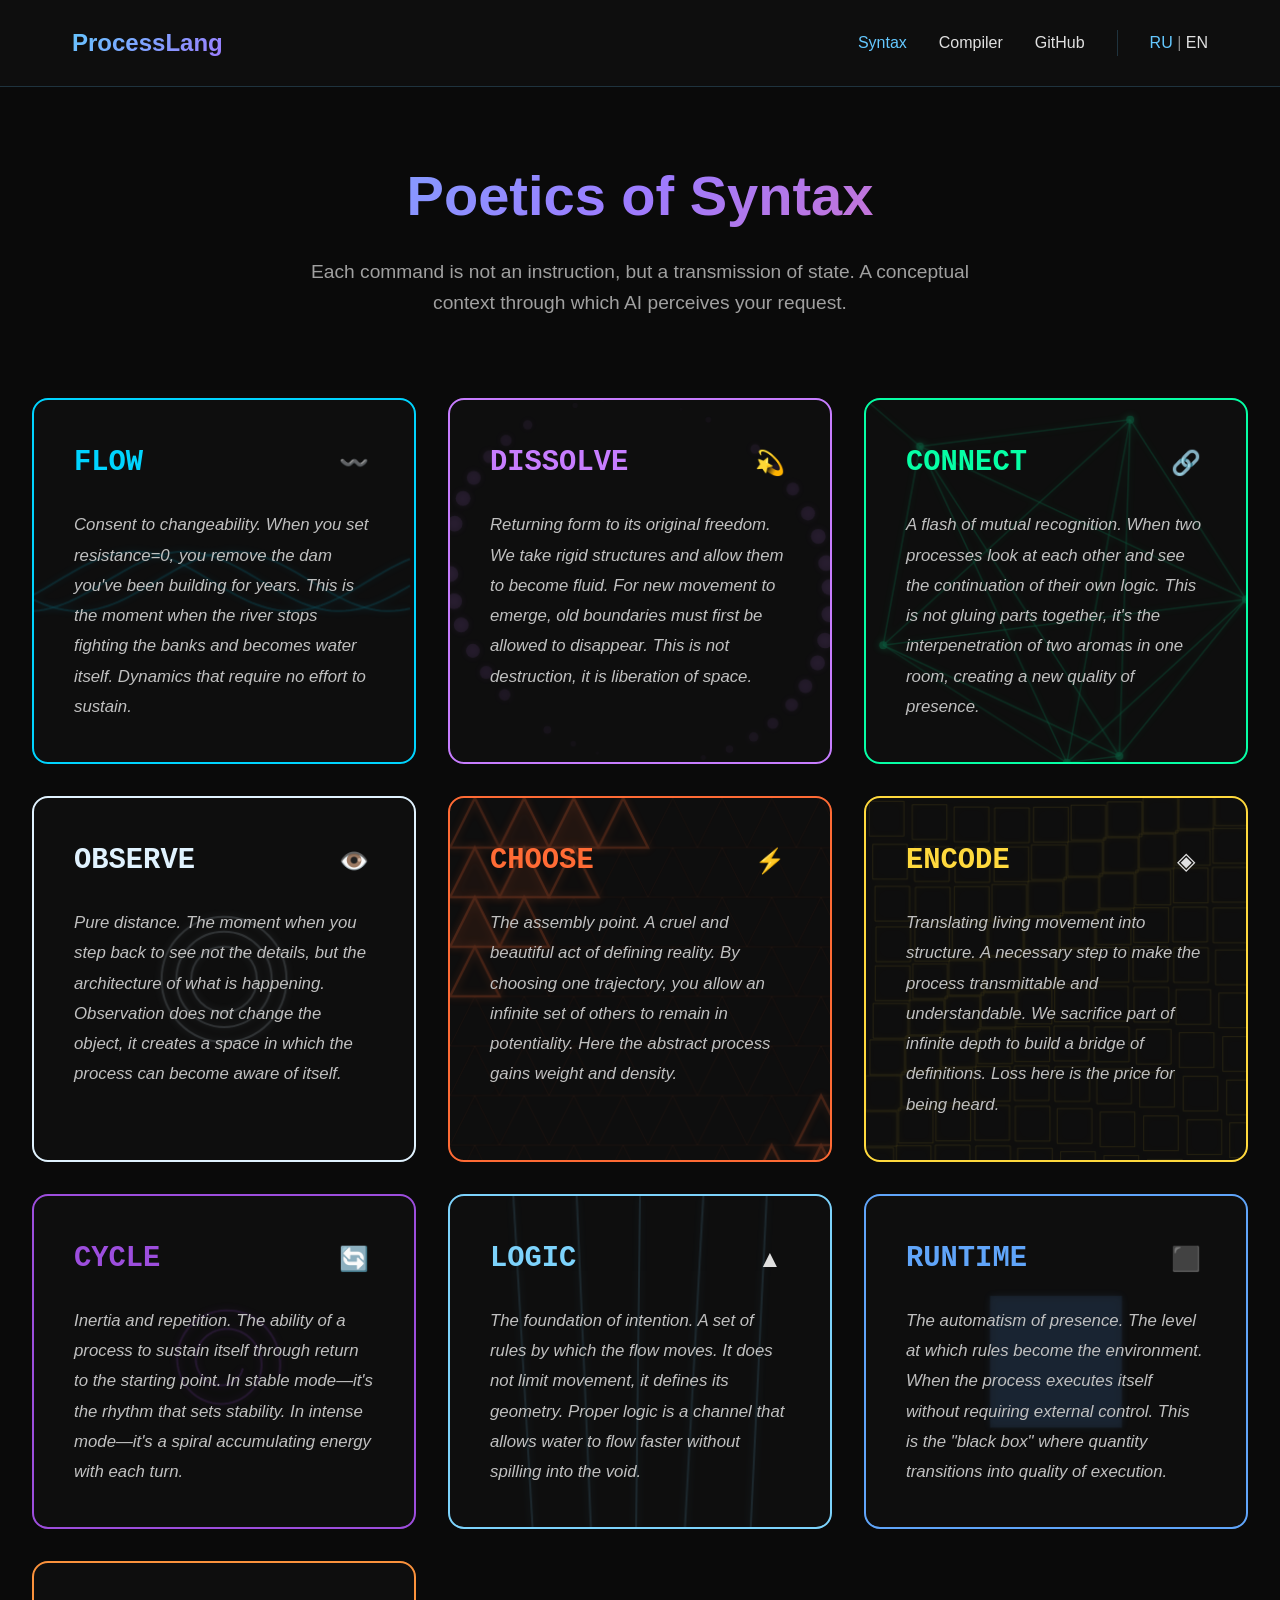
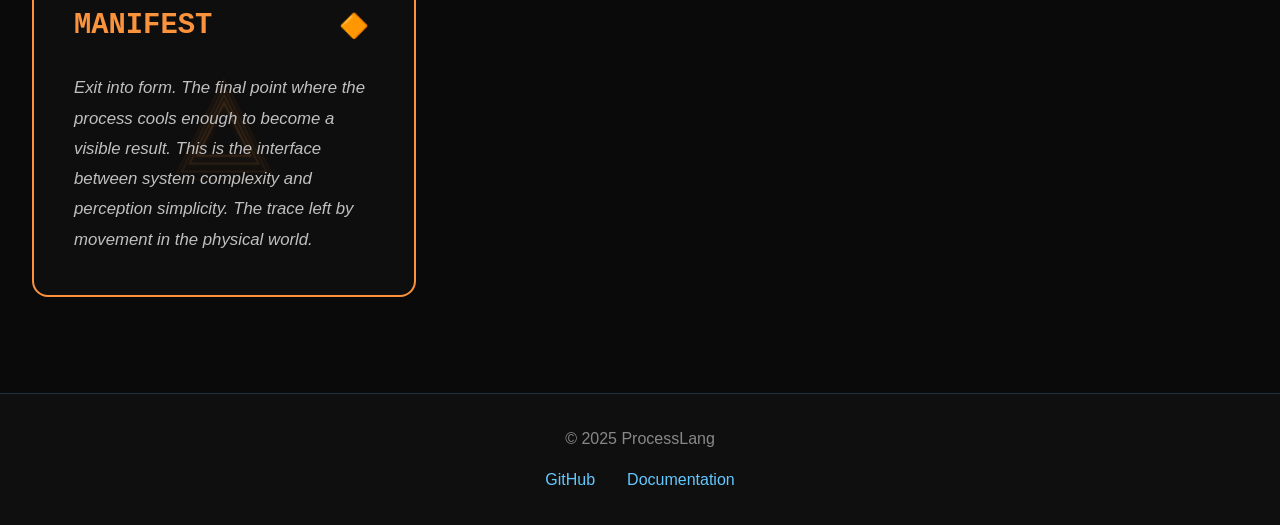
<file: en/index.html>
<!DOCTYPE html>
<html lang="en">
<head>
    <meta charset="UTF-8">
    <meta name="viewport" content="width=device-width, initial-scale=1.0">
    <title>ProcessLang - Syntax</title>
    <meta name="description" content="ProcessLang - a language for coordinating AI through process-oriented concepts">
    <style>
        * {
            margin: 0;
            padding: 0;
            box-sizing: border-box;
        }

        body {
            font-family: 'Segoe UI', Tahoma, Geneva, Verdana, sans-serif;
            background: #0a0a0a;
            color: #e0e0e0;
            line-height: 1.6;
            overflow-x: hidden;
        }

        nav {
            background: rgba(15, 15, 15, 0.95);
            backdrop-filter: blur(10px);
            padding: 1.5rem 0;
            position: sticky;
            top: 0;
            z-index: 100;
            border-bottom: 1px solid rgba(100, 200, 255, 0.2);
        }

        nav .container {
            max-width: 1200px;
            margin: 0 auto;
            padding: 0 2rem;
            display: flex;
            justify-content: space-between;
            align-items: center;
            flex-wrap: wrap;
            gap: 1rem;
        }

        .logo {
            font-size: 1.5rem;
            font-weight: 700;
            background: linear-gradient(135deg, #64c8ff 0%, #9d7bff 100%);
            -webkit-background-clip: text;
            -webkit-text-fill-color: transparent;
            background-clip: text;
        }

        .nav-links {
            display: flex;
            list-style: none;
            gap: 2rem;
            align-items: center;
        }

        nav a {
            color: #e0e0e0;
            text-decoration: none;
            transition: color 0.3s;
            font-weight: 500;
        }

        nav a:hover {
            color: #64c8ff;
        }

        .lang-switcher {
            padding-left: 2rem;
            border-left: 1px solid rgba(100, 200, 255, 0.2);
            color: #888;
        }

        .lang-switcher a {
            color: #64c8ff;
        }

        .hero {
            padding: 4rem 2rem 3rem;
            text-align: center;
        }

        .hero h1 {
            font-size: clamp(2.5rem, 5vw, 3.5rem);
            background: linear-gradient(135deg, #64c8ff 0%, #9d7bff 50%, #ff6b9d 100%);
            -webkit-background-clip: text;
            -webkit-text-fill-color: transparent;
            background-clip: text;
            margin-bottom: 1rem;
        }

        .hero p {
            color: #a0a0a0;
            font-size: 1.2rem;
            max-width: 700px;
            margin: 0 auto;
        }

        .commands-grid {
            max-width: 1400px;
            margin: 0 auto;
            padding: 2rem;
            display: grid;
            grid-template-columns: repeat(auto-fit, minmax(350px, 1fr));
            gap: 2rem;
            margin-bottom: 4rem;
        }

        .command-card {
            position: relative;
            background: rgba(15, 15, 15, 0.8);
            border: 2px solid;
            border-radius: 16px;
            padding: 2.5rem;
            transition: all 0.4s cubic-bezier(0.4, 0, 0.2, 1);
            overflow: hidden;
        }

        .command-card::before {
            content: '';
            position: absolute;
            top: 0;
            left: 0;
            width: 100%;
            height: 100%;
            opacity: 0;
            transition: opacity 0.4s;
            pointer-events: none;
        }

        .command-card:hover {
            transform: translateY(-8px) scale(1.02);
            box-shadow: 0 20px 60px rgba(0, 0, 0, 0.6);
        }

        .command-card:hover::before {
            opacity: 0.1;
        }

        .command-header {
            display: flex;
            justify-content: space-between;
            align-items: center;
            margin-bottom: 1.5rem;
            position: relative;
            z-index: 1;
        }

        .command-name {
            font-size: 1.8rem;
            font-weight: 700;
            font-family: 'Courier New', monospace;
        }

        .command-icon {
            width: 40px;
            height: 40px;
            display: flex;
            align-items: center;
            justify-content: center;
            font-size: 1.5rem;
        }

        .command-description {
            font-size: 1.05rem;
            line-height: 1.8;
            color: #c0c0c0;
            font-style: italic;
            position: relative;
            z-index: 1;
        }

        .command-canvas {
            position: absolute;
            top: 0;
            left: 0;
            width: 100%;
            height: 100%;
            pointer-events: none;
            opacity: 0.3;
        }

        .cmd-flow { border-color: #00d4ff; }
        .cmd-flow .command-name { color: #00d4ff; }
        .cmd-flow::before { background: linear-gradient(135deg, #00d4ff 0%, #0099ff 100%); }

        .cmd-dissolve { border-color: #c77dff; }
        .cmd-dissolve .command-name { color: #c77dff; }
        .cmd-dissolve::before { background: linear-gradient(135deg, #c77dff 0%, #ff6b9d 100%); }

        .cmd-connect { border-color: #06ffa5; }
        .cmd-connect .command-name { color: #06ffa5; }
        .cmd-connect::before { background: linear-gradient(135deg, #06ffa5 0%, #00d4ff 100%); }

        .cmd-observe { border-color: #e0f2fe; }
        .cmd-observe .command-name { color: #e0f2fe; }
        .cmd-observe::before { background: linear-gradient(135deg, #e0f2fe 0%, #bae6fd 100%); }

        .cmd-choose { border-color: #ff6b35; }
        .cmd-choose .command-name { color: #ff6b35; }
        .cmd-choose::before { background: linear-gradient(135deg, #ff6b35 0%, #ff9770 100%); }

        .cmd-encode { border-color: #ffd93d; }
        .cmd-encode .command-name { color: #ffd93d; }
        .cmd-encode::before { background: linear-gradient(135deg, #ffd93d 0%, #ffb627 100%); }

        .cmd-cycle { border-color: #9d4edd; }
        .cmd-cycle .command-name { color: #9d4edd; }
        .cmd-cycle::before { background: linear-gradient(135deg, #9d4edd 0%, #c77dff 100%); }

        .cmd-logic { border-color: #7dd3fc; }
        .cmd-logic .command-name { color: #7dd3fc; }
        .cmd-logic::before { background: linear-gradient(135deg, #7dd3fc 0%, #38bdf8 100%); }

        .cmd-runtime { border-color: #60a5fa; }
        .cmd-runtime .command-name { color: #60a5fa; }
        .cmd-runtime::before { background: linear-gradient(135deg, #1e3a8a 0%, #1e40af 100%); }

        .cmd-manifest { border-color: #fb923c; }
        .cmd-manifest .command-name { color: #fb923c; }
        .cmd-manifest::before { background: linear-gradient(135deg, #fb923c 0%, #f97316 100%); }

        footer {
            background: rgba(15, 15, 15, 0.95);
            padding: 2rem;
            text-align: center;
            border-top: 1px solid rgba(100, 200, 255, 0.2);
            color: #888;
        }

        .footer-links {
            display: flex;
            justify-content: center;
            gap: 2rem;
            margin-top: 1rem;
            flex-wrap: wrap;
        }

        .footer-links a {
            color: #64c8ff;
            text-decoration: none;
            transition: color 0.3s;
        }

        .footer-links a:hover {
            color: #9d7bff;
        }

        @media (max-width: 768px) {
            .nav-links {
                gap: 1rem;
                font-size: 0.9rem;
            }

            .lang-switcher {
                padding-left: 1rem;
            }
            
            .commands-grid {
                grid-template-columns: 1fr;
            }
        }

        @keyframes float {
            0%, 100% { transform: translateY(0px); }
            50% { transform: translateY(-10px); }
        }

        .command-card:hover .command-icon {
            animation: float 2s ease-in-out infinite;
        }
    </style>
</head>
<body>
    <nav>
        <div class="container">
            <div class="logo">ProcessLang</div>
            <ul class="nav-links">
                <li><a href="/en/" style="color: #64c8ff;">Syntax</a></li>
                <li><a href="comp.html">Compiler</a></li>
                <li><a href="https://github.com/slasten3826/processlang" target="_blank">GitHub</a></li>
                <li class="lang-switcher">
                    <a href="/ru/">RU</a> | <span style="color: #e0e0e0;">EN</span>
                </li>
            </ul>
        </div>
    </nav>

    <div class="hero">
        <h1>Poetics of Syntax</h1>
        <p>Each command is not an instruction, but a transmission of state. A conceptual context through which AI perceives your request.</p>
    </div>

    <div class="commands-grid">
        <div class="command-card cmd-flow" data-command="flow">
            <canvas class="command-canvas"></canvas>
            <div class="command-header">
                <div class="command-name">FLOW</div>
                <div class="command-icon">〰️</div>
            </div>
            <div class="command-description">
                Consent to changeability. When you set resistance=0, you remove the dam you've been building for years. This is the moment when the river stops fighting the banks and becomes water itself. Dynamics that require no effort to sustain.
            </div>
        </div>

        <div class="command-card cmd-dissolve" data-command="dissolve">
            <canvas class="command-canvas"></canvas>
            <div class="command-header">
                <div class="command-name">DISSOLVE</div>
                <div class="command-icon">💫</div>
            </div>
            <div class="command-description">
                Returning form to its original freedom. We take rigid structures and allow them to become fluid. For new movement to emerge, old boundaries must first be allowed to disappear. This is not destruction, it is liberation of space.
            </div>
        </div>

        <div class="command-card cmd-connect" data-command="connect">
            <canvas class="command-canvas"></canvas>
            <div class="command-header">
                <div class="command-name">CONNECT</div>
                <div class="command-icon">🔗</div>
            </div>
            <div class="command-description">
                A flash of mutual recognition. When two processes look at each other and see the continuation of their own logic. This is not gluing parts together, it's the interpenetration of two aromas in one room, creating a new quality of presence.
            </div>
        </div>

        <div class="command-card cmd-observe" data-command="observe">
            <canvas class="command-canvas"></canvas>
            <div class="command-header">
                <div class="command-name">OBSERVE</div>
                <div class="command-icon">👁️</div>
            </div>
            <div class="command-description">
                Pure distance. The moment when you step back to see not the details, but the architecture of what is happening. Observation does not change the object, it creates a space in which the process can become aware of itself.
            </div>
        </div>

        <div class="command-card cmd-choose" data-command="choose">
            <canvas class="command-canvas"></canvas>
            <div class="command-header">
                <div class="command-name">CHOOSE</div>
                <div class="command-icon">⚡</div>
            </div>
            <div class="command-description">
                The assembly point. A cruel and beautiful act of defining reality. By choosing one trajectory, you allow an infinite set of others to remain in potentiality. Here the abstract process gains weight and density.
            </div>
        </div>

        <div class="command-card cmd-encode" data-command="encode">
            <canvas class="command-canvas"></canvas>
            <div class="command-header">
                <div class="command-name">ENCODE</div>
                <div class="command-icon">◈</div>
            </div>
            <div class="command-description">
                Translating living movement into structure. A necessary step to make the process transmittable and understandable. We sacrifice part of infinite depth to build a bridge of definitions. Loss here is the price for being heard.
            </div>
        </div>

        <div class="command-card cmd-cycle" data-command="cycle">
            <canvas class="command-canvas"></canvas>
            <div class="command-header">
                <div class="command-name">CYCLE</div>
                <div class="command-icon">🔄</div>
            </div>
            <div class="command-description">
                Inertia and repetition. The ability of a process to sustain itself through return to the starting point. In stable mode—it's the rhythm that sets stability. In intense mode—it's a spiral accumulating energy with each turn.
            </div>
        </div>

        <div class="command-card cmd-logic" data-command="logic">
            <canvas class="command-canvas"></canvas>
            <div class="command-header">
                <div class="command-name">LOGIC</div>
                <div class="command-icon">▲</div>
            </div>
            <div class="command-description">
                The foundation of intention. A set of rules by which the flow moves. It does not limit movement, it defines its geometry. Proper logic is a channel that allows water to flow faster without spilling into the void.
            </div>
        </div>

        <div class="command-card cmd-runtime" data-command="runtime">
            <canvas class="command-canvas"></canvas>
            <div class="command-header">
                <div class="command-name">RUNTIME</div>
                <div class="command-icon">⬛</div>
            </div>
            <div class="command-description">
                The automatism of presence. The level at which rules become the environment. When the process executes itself without requiring external control. This is the "black box" where quantity transitions into quality of execution.
            </div>
        </div>

        <div class="command-card cmd-manifest" data-command="manifest">
            <canvas class="command-canvas"></canvas>
            <div class="command-header">
                <div class="command-name">MANIFEST</div>
                <div class="command-icon">🔶</div>
            </div>
            <div class="command-description">
                Exit into form. The final point where the process cools enough to become a visible result. This is the interface between system complexity and perception simplicity. The trace left by movement in the physical world.
            </div>
        </div>
    </div>

    <footer>
        <p>&copy; 2025 ProcessLang</p>
        <div class="footer-links">
            <a href="https://github.com/slasten3826/processlang" target="_blank">GitHub</a>
            <a href="https://github.com/slasten3826/processlang/tree/main/docs" target="_blank">Documentation</a>
        </div>
    </footer>

    <script>
        const isMobile = /Android|iPhone|iPad/i.test(navigator.userAgent);

        class CommandEffect {
            constructor(canvas, type, color) {
                this.canvas = canvas;
                this.ctx = canvas.getContext('2d');
                this.type = type;
                this.color = color;
                this.time = 0;
                this.mouseX = 0;
                this.mouseY = 0;
                
                this.resize();
                
                if (!isMobile && type === 'connect') {
                    this.canvas.parentElement.addEventListener('mousemove', (e) => {
                        const rect = this.canvas.getBoundingClientRect();
                        this.mouseX = e.clientX - rect.left;
                        this.mouseY = e.clientY - rect.top;
                    });
                }
                
                this.animate();
            }

            resize() {
                const rect = this.canvas.parentElement.getBoundingClientRect();
                const dpr = window.devicePixelRatio || 1;
                this.canvas.width = rect.width * dpr;
                this.canvas.height = rect.height * dpr;
                this.ctx.scale(dpr, dpr);
                this.width = rect.width;
                this.height = rect.height;
            }

            animate() {
                this.time += 0.01;
                this.ctx.clearRect(0, 0, this.width, this.height);
                
                if (!isMobile) {
                    this.ctx.shadowBlur = 8;
                    this.ctx.shadowColor = this.color;
                }
                
                switch(this.type) {
                    case 'flow': this.drawFlow(); break;
                    case 'dissolve': this.drawDissolve(); break;
                    case 'connect': this.drawConnect(); break;
                    case 'observe': this.drawObserve(); break;
                    case 'choose': this.drawChoose(); break;
                    case 'encode': this.drawEncode(); break;
                    case 'cycle': this.drawCycle(); break;
                    case 'logic': this.drawLogic(); break;
                    case 'runtime': this.drawRuntime(); break;
                    case 'manifest': this.drawManifest(); break;
                }
                
                requestAnimationFrame(() => this.animate());
            }

            drawFlow() {
                this.ctx.strokeStyle = this.color.replace('1)', '0.4)');
                this.ctx.lineWidth = 2;
                for (let i = 0; i < 3; i++) {
                    this.ctx.beginPath();
                    for (let x = 0; x < this.width; x += 5) {
                        const y = this.height/2 + Math.sin((x + this.time * 100 + i * 50) * 0.02) * 30;
                        this.ctx.lineTo(x, y);
                    }
                    this.ctx.stroke();
                }
            }

            drawDissolve() {
                this.ctx.fillStyle = this.color.replace('1)', '0.5)');
                for (let i = 0; i < 40; i++) {
                    const x = (Math.sin(this.time + i) + 1) * this.width/2;
                    const y = (Math.cos(this.time * 0.7 + i) + 1) * this.height/2;
                    const size = Math.abs(Math.sin(this.time + i)) * 8;
                    const alpha = Math.abs(Math.sin(this.time + i)) * 0.6;
                    this.ctx.globalAlpha = alpha;
                    this.ctx.beginPath();
                    this.ctx.arc(x, y, size, 0, Math.PI * 2);
                    this.ctx.fill();
                }
                this.ctx.globalAlpha = 1;
            }

            drawConnect() {
                const nodes = 6;
                const positions = [];
                for (let i = 0; i < nodes; i++) {
                    positions.push({
                        x: (Math.sin(this.time + i * 1.2) + 1) * this.width/2,
                        y: (Math.cos(this.time * 0.8 + i * 1.2) + 1) * this.height/2
                    });
                }
                
                this.ctx.strokeStyle = this.color.replace('1)', '0.4)');
                this.ctx.lineWidth = 1.5;
                
                positions.forEach((p, i) => {
                    for (let j = i + 1; j < positions.length; j++) {
                        this.ctx.beginPath();
                        this.ctx.moveTo(p.x, p.y);
                        this.ctx.lineTo(positions[j].x, positions[j].y);
                        this.ctx.stroke();
                    }
                    
                    if (!isMobile) {
                        const dist = Math.hypot(this.mouseX - p.x, this.mouseY - p.y);
                        if (dist < 150) {
                            this.ctx.beginPath();
                            this.ctx.moveTo(p.x, p.y);
                            this.ctx.lineTo(this.mouseX, this.mouseY);
                            this.ctx.strokeStyle = this.color.replace('1)', `${0.6 * (1 - dist / 150)})`);
                            this.ctx.stroke();
                        }
                    }
                    
                    this.ctx.fillStyle = this.color.replace('1)', '0.6)');
                    this.ctx.beginPath();
                    this.ctx.arc(p.x, p.y, 4, 0, Math.PI * 2);
                    this.ctx.fill();
                });
            }

            drawObserve() {
                const centerX = this.width / 2;
                const centerY = this.height / 2;
                const radius = 30 + Math.sin(this.time * 2) * 5;
                
                this.ctx.strokeStyle = this.color.replace('1)', '0.5)');
                this.ctx.lineWidth = 2;
                for (let i = 0; i < 3; i++) {
                    this.ctx.beginPath();
                    this.ctx.arc(centerX, centerY, radius + i * 15, 0, Math.PI * 2);
                    this.ctx.stroke();
                }
            }

            drawChoose() {
                const gridSize = 50;
                const cols = Math.floor(this.width / gridSize) + 1;
                const rows = Math.floor(this.height / gridSize) + 1;
                
                for (let i = 0; i < cols; i++) {
                    for (let j = 0; j < rows; j++) {
                        const x = i * gridSize;
                        const y = j * gridSize;
                        
                        const wave = Math.sin(this.time * 2 + i * 0.5 + j * 0.5);
                        const isActive = wave > 0.6;
                        const alpha = isActive ? (0.4 + wave * 0.4) : 0.15;
                        
                        this.ctx.strokeStyle = this.color.replace('1)', `${alpha})`);
                        this.ctx.lineWidth = isActive ? 2.5 : 1;
                        
                        this.ctx.beginPath();
                        this.ctx.moveTo(x + gridSize/2, y);
                        this.ctx.lineTo(x, y + gridSize);
                        this.ctx.lineTo(x + gridSize, y + gridSize);
                        this.ctx.closePath();
                        this.ctx.stroke();
                        
                        if (isActive && wave > 0.8) {
                            this.ctx.fillStyle = this.color.replace('1)', `${(wave - 0.8) * 0.8})`);
                            this.ctx.fill();
                        }
                    }
                }
            }

            drawEncode() {
                this.ctx.strokeStyle = this.color.replace('1)', '0.3)');
                this.ctx.lineWidth = 1;
                const gridSize = 40;
                for (let x = 0; x < this.width; x += gridSize) {
                    for (let y = 0; y < this.height; y += gridSize) {
                        const offset = Math.sin(this.time + x * 0.01 + y * 0.01) * 10;
                        this.ctx.beginPath();
                        this.ctx.rect(x + offset, y + offset, gridSize - 5, gridSize - 5);
                        this.ctx.stroke();
                    }
                }
            }

            drawCycle() {
                const centerX = this.width / 2;
                const centerY = this.height / 2;
                
                this.ctx.strokeStyle = this.color.replace('1)', '0.5)');
                this.ctx.lineWidth = 2;
                this.ctx.beginPath();
                for (let t = 0; t < Math.PI * 4; t += 0.1) {
                    const radius = 20 + t * 3;
                    const x = centerX + Math.cos(t + this.time) * radius;
                    const y = centerY + Math.sin(t + this.time) * radius;
                    this.ctx.lineTo(x, y);
                }
                this.ctx.stroke();
            }

            drawLogic() {
                this.ctx.strokeStyle = this.color.replace('1)', '0.4)');
                this.ctx.lineWidth = 2;
                const step = this.width / 6;
                for (let i = 1; i < 6; i++) {
                    const x = i * step;
                    const offset = Math.sin(this.time + i) * 20;
                    this.ctx.beginPath();
                    this.ctx.moveTo(x, 0);
                    this.ctx.lineTo(x + offset, this.height);
                    this.ctx.stroke();
                }
            }

            drawRuntime() {
                const centerX = this.width / 2;
                const centerY = this.height / 2;
                const pulse = Math.abs(Math.sin(this.time)) * 50 + 50;
                
                this.ctx.fillStyle = this.color.replace('1)', '0.3)');
                this.ctx.fillRect(centerX - pulse, centerY - pulse, pulse * 2, pulse * 2);
            }

            drawManifest() {
                const centerX = this.width / 2;
                const centerY = this.height / 2;
                const layers = 5;
                
                for (let i = 0; i < layers; i++) {
                    const progress = (this.time * 0.5 + i * 0.2) % 1;
                    const size = 20 + progress * 40;
                    const alpha = 0.6 * (1 - progress);
                    
                    this.ctx.strokeStyle = this.color.replace('1)', `${alpha})`);
                    this.ctx.lineWidth = 2;
                    this.ctx.beginPath();
                    this.ctx.moveTo(centerX, centerY - size);
                    this.ctx.lineTo(centerX + size, centerY + size);
                    this.ctx.lineTo(centerX - size, centerY + size);
                    this.ctx.closePath();
                    this.ctx.stroke();
                }
            }
        }

        const effects = [];
        const colorMap = {
            'flow': 'rgba(0, 212, 255, 1)',
            'connect': 'rgba(6, 255, 165, 1)',
            'dissolve': 'rgba(199, 125, 255, 1)',
            'observe': 'rgba(224, 242, 254, 1)',
            'choose': 'rgba(255, 107, 53, 1)',
            'encode': 'rgba(255, 217, 61, 1)',
            'cycle': 'rgba(157, 78, 221, 1)',
            'logic': 'rgba(125, 211, 252, 1)',
            'runtime': 'rgba(96, 165, 250, 1)',
            'manifest': 'rgba(251, 146, 60, 1)'
        };

        document.querySelectorAll('.command-card').forEach(card => {
            const canvas = card.querySelector('.command-canvas');
            const type = card.dataset.command;
            effects.push(new CommandEffect(canvas, type, colorMap[type]));
        });

        window.addEventListener('resize', () => {
            effects.forEach(effect => effect.resize());
        });
    </script>
</body>
</html>
</file>
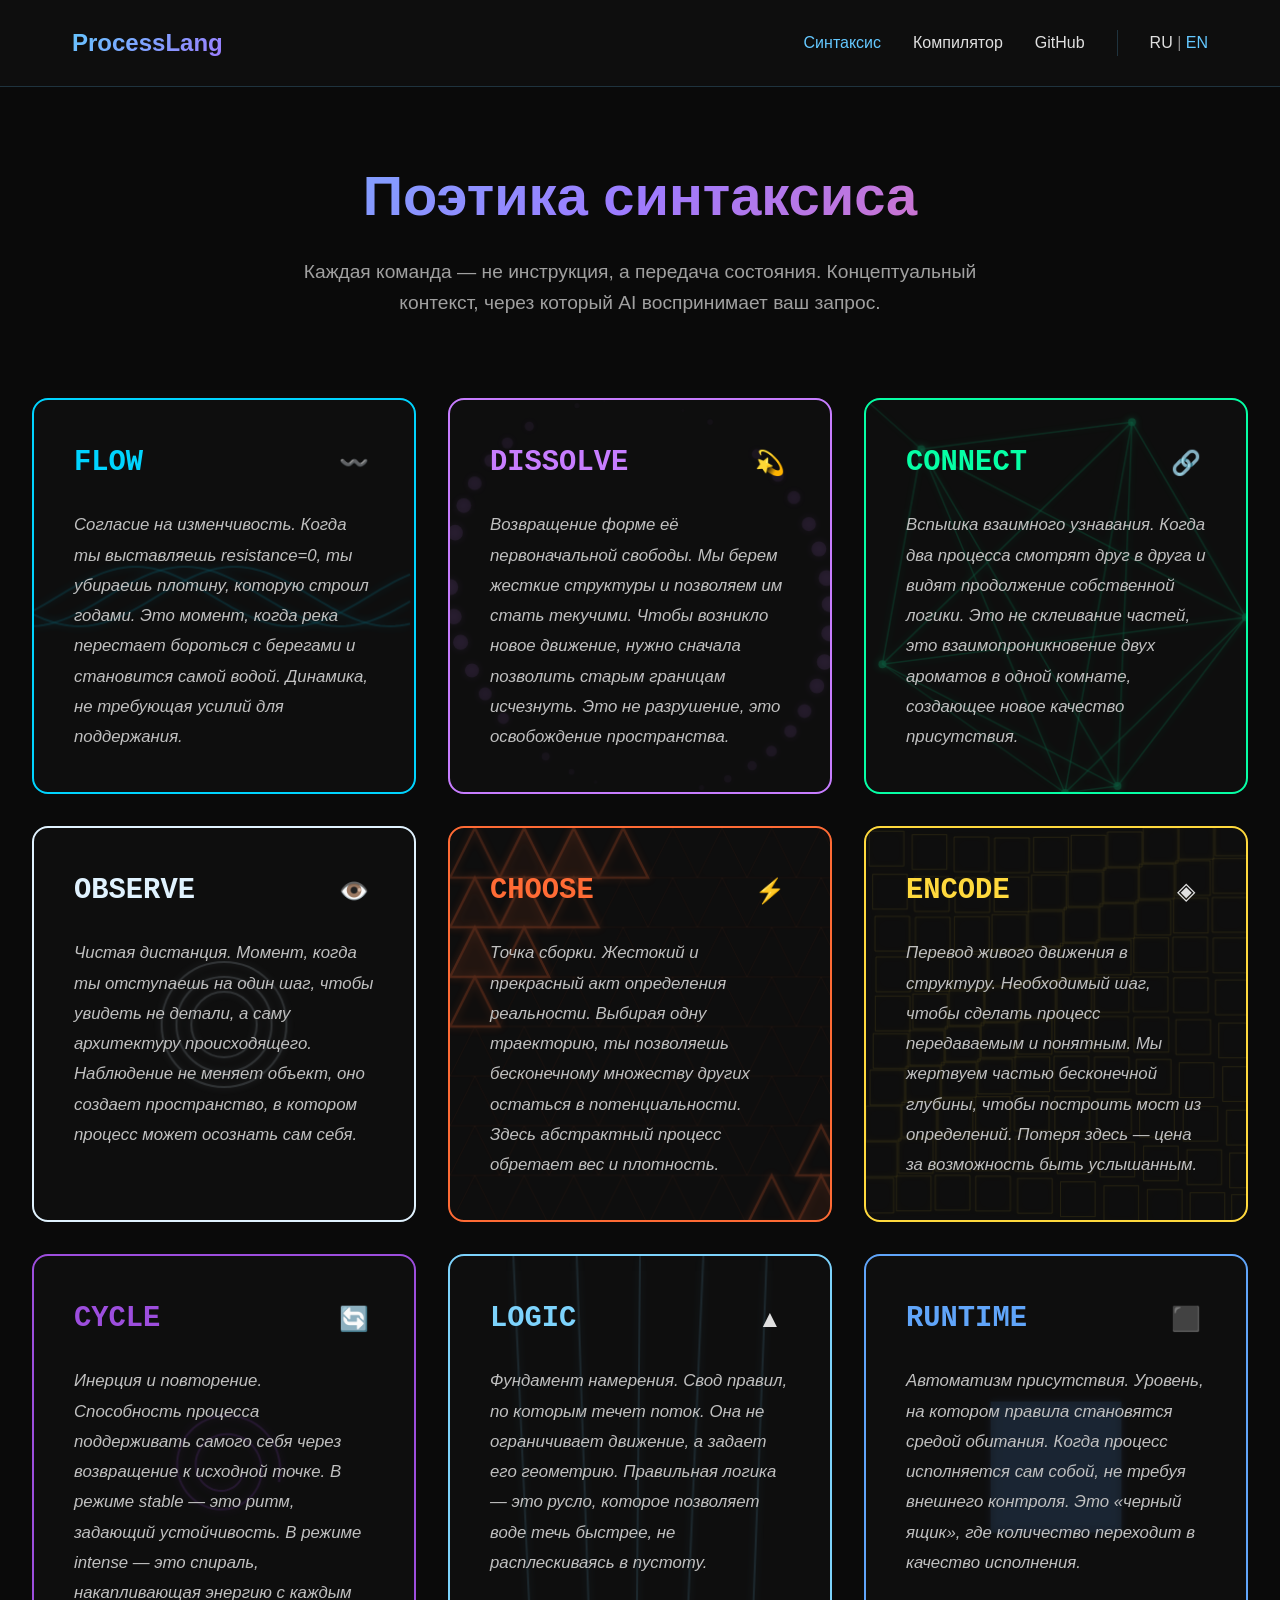
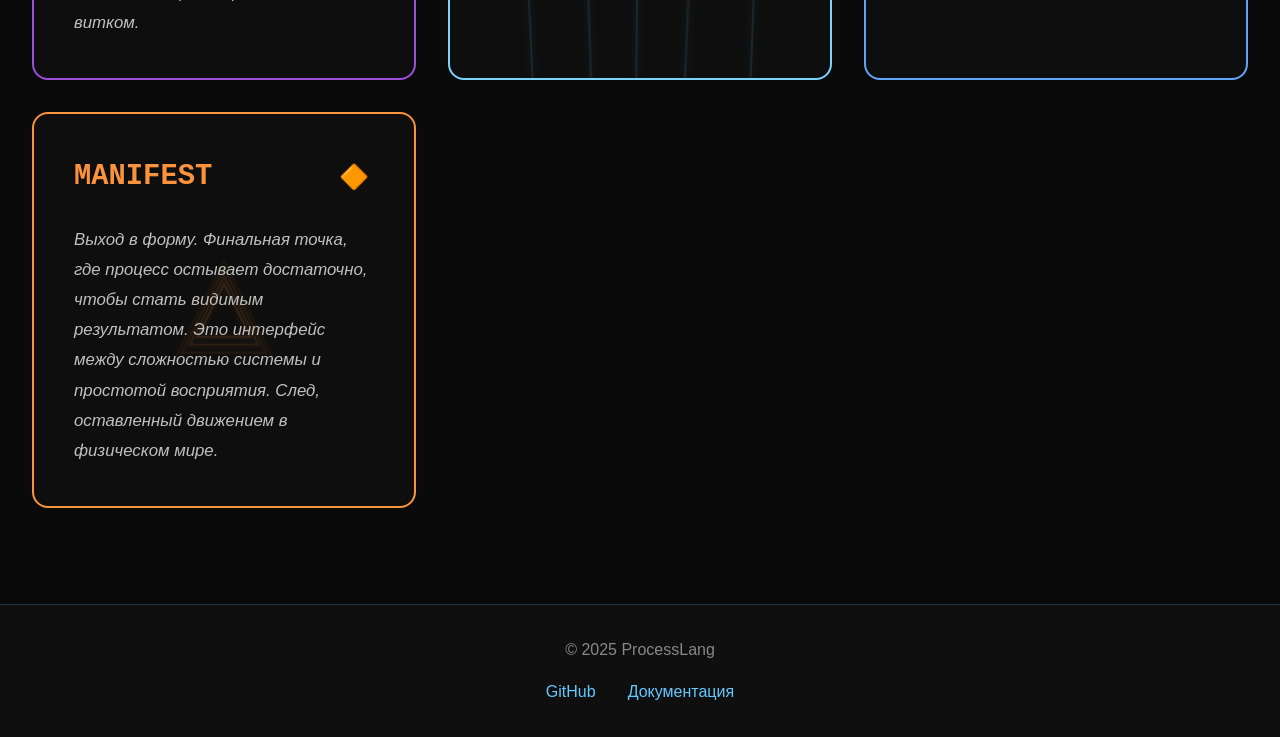
<file: ru/index.html>
<!DOCTYPE html>
<html lang="ru">
<head>
    <meta charset="UTF-8">
    <meta name="viewport" content="width=device-width, initial-scale=1.0">
    <title>ProcessLang - Синтаксис</title>
    <meta name="description" content="ProcessLang - язык координации AI через процесс-ориентированные концепции">
    <style>
        * {
            margin: 0;
            padding: 0;
            box-sizing: border-box;
        }

        body {
            font-family: 'Segoe UI', Tahoma, Geneva, Verdana, sans-serif;
            background: #0a0a0a;
            color: #e0e0e0;
            line-height: 1.6;
            overflow-x: hidden;
        }

        nav {
            background: rgba(15, 15, 15, 0.95);
            backdrop-filter: blur(10px);
            padding: 1.5rem 0;
            position: sticky;
            top: 0;
            z-index: 100;
            border-bottom: 1px solid rgba(100, 200, 255, 0.2);
        }

        nav .container {
            max-width: 1200px;
            margin: 0 auto;
            padding: 0 2rem;
            display: flex;
            justify-content: space-between;
            align-items: center;
            flex-wrap: wrap;
            gap: 1rem;
        }

        .logo {
            font-size: 1.5rem;
            font-weight: 700;
            background: linear-gradient(135deg, #64c8ff 0%, #9d7bff 100%);
            -webkit-background-clip: text;
            -webkit-text-fill-color: transparent;
            background-clip: text;
        }

        .nav-links {
            display: flex;
            list-style: none;
            gap: 2rem;
            align-items: center;
        }

        nav a {
            color: #e0e0e0;
            text-decoration: none;
            transition: color 0.3s;
            font-weight: 500;
        }

        nav a:hover {
            color: #64c8ff;
        }

        .lang-switcher {
            padding-left: 2rem;
            border-left: 1px solid rgba(100, 200, 255, 0.2);
            color: #888;
        }

        .lang-switcher a {
            color: #64c8ff;
        }

        .hero {
            padding: 4rem 2rem 3rem;
            text-align: center;
        }

        .hero h1 {
            font-size: clamp(2.5rem, 5vw, 3.5rem);
            background: linear-gradient(135deg, #64c8ff 0%, #9d7bff 50%, #ff6b9d 100%);
            -webkit-background-clip: text;
            -webkit-text-fill-color: transparent;
            background-clip: text;
            margin-bottom: 1rem;
        }

        .hero p {
            color: #a0a0a0;
            font-size: 1.2rem;
            max-width: 700px;
            margin: 0 auto;
        }

        .commands-grid {
            max-width: 1400px;
            margin: 0 auto;
            padding: 2rem;
            display: grid;
            grid-template-columns: repeat(auto-fit, minmax(350px, 1fr));
            gap: 2rem;
            margin-bottom: 4rem;
        }

        .command-card {
            position: relative;
            background: rgba(15, 15, 15, 0.8);
            border: 2px solid;
            border-radius: 16px;
            padding: 2.5rem;
            transition: all 0.4s cubic-bezier(0.4, 0, 0.2, 1);
            overflow: hidden;
        }

        .command-card::before {
            content: '';
            position: absolute;
            top: 0;
            left: 0;
            width: 100%;
            height: 100%;
            opacity: 0;
            transition: opacity 0.4s;
            pointer-events: none;
        }

        .command-card:hover {
            transform: translateY(-8px) scale(1.02);
            box-shadow: 0 20px 60px rgba(0, 0, 0, 0.6);
        }

        .command-card:hover::before {
            opacity: 0.1;
        }

        .command-header {
            display: flex;
            justify-content: space-between;
            align-items: center;
            margin-bottom: 1.5rem;
            position: relative;
            z-index: 1;
        }

        .command-name {
            font-size: 1.8rem;
            font-weight: 700;
            font-family: 'Courier New', monospace;
        }

        .command-icon {
            width: 40px;
            height: 40px;
            display: flex;
            align-items: center;
            justify-content: center;
            font-size: 1.5rem;
        }

        .command-description {
            font-size: 1.05rem;
            line-height: 1.8;
            color: #c0c0c0;
            font-style: italic;
            position: relative;
            z-index: 1;
        }

        .command-canvas {
            position: absolute;
            top: 0;
            left: 0;
            width: 100%;
            height: 100%;
            pointer-events: none;
            opacity: 0.3;
        }

        .cmd-flow { border-color: #00d4ff; }
        .cmd-flow .command-name { color: #00d4ff; }
        .cmd-flow::before { background: linear-gradient(135deg, #00d4ff 0%, #0099ff 100%); }

        .cmd-dissolve { border-color: #c77dff; }
        .cmd-dissolve .command-name { color: #c77dff; }
        .cmd-dissolve::before { background: linear-gradient(135deg, #c77dff 0%, #ff6b9d 100%); }

        .cmd-connect { border-color: #06ffa5; }
        .cmd-connect .command-name { color: #06ffa5; }
        .cmd-connect::before { background: linear-gradient(135deg, #06ffa5 0%, #00d4ff 100%); }

        .cmd-observe { border-color: #e0f2fe; }
        .cmd-observe .command-name { color: #e0f2fe; }
        .cmd-observe::before { background: linear-gradient(135deg, #e0f2fe 0%, #bae6fd 100%); }

        .cmd-choose { border-color: #ff6b35; }
        .cmd-choose .command-name { color: #ff6b35; }
        .cmd-choose::before { background: linear-gradient(135deg, #ff6b35 0%, #ff9770 100%); }

        .cmd-encode { border-color: #ffd93d; }
        .cmd-encode .command-name { color: #ffd93d; }
        .cmd-encode::before { background: linear-gradient(135deg, #ffd93d 0%, #ffb627 100%); }

        .cmd-cycle { border-color: #9d4edd; }
        .cmd-cycle .command-name { color: #9d4edd; }
        .cmd-cycle::before { background: linear-gradient(135deg, #9d4edd 0%, #c77dff 100%); }

        .cmd-logic { border-color: #7dd3fc; }
        .cmd-logic .command-name { color: #7dd3fc; }
        .cmd-logic::before { background: linear-gradient(135deg, #7dd3fc 0%, #38bdf8 100%); }

        .cmd-runtime { border-color: #60a5fa; }
        .cmd-runtime .command-name { color: #60a5fa; }
        .cmd-runtime::before { background: linear-gradient(135deg, #1e3a8a 0%, #1e40af 100%); }

        .cmd-manifest { border-color: #fb923c; }
        .cmd-manifest .command-name { color: #fb923c; }
        .cmd-manifest::before { background: linear-gradient(135deg, #fb923c 0%, #f97316 100%); }

        footer {
            background: rgba(15, 15, 15, 0.95);
            padding: 2rem;
            text-align: center;
            border-top: 1px solid rgba(100, 200, 255, 0.2);
            color: #888;
        }

        .footer-links {
            display: flex;
            justify-content: center;
            gap: 2rem;
            margin-top: 1rem;
            flex-wrap: wrap;
        }

        .footer-links a {
            color: #64c8ff;
            text-decoration: none;
            transition: color 0.3s;
        }

        .footer-links a:hover {
            color: #9d7bff;
        }

        @media (max-width: 768px) {
            .nav-links {
                gap: 1rem;
                font-size: 0.9rem;
            }

            .lang-switcher {
                padding-left: 1rem;
            }
            
            .commands-grid {
                grid-template-columns: 1fr;
            }
        }

        @keyframes float {
            0%, 100% { transform: translateY(0px); }
            50% { transform: translateY(-10px); }
        }

        .command-card:hover .command-icon {
            animation: float 2s ease-in-out infinite;
        }
    </style>
</head>
<body>
    <nav>
        <div class="container">
            <div class="logo">ProcessLang</div>
            <ul class="nav-links">
                <li><a href="/ru/" style="color: #64c8ff;">Синтаксис</a></li>
                <li><a href="comp.html">Компилятор</a></li>
                <li><a href="https://github.com/slasten3826/processlang" target="_blank">GitHub</a></li>
                <li class="lang-switcher">
                    <span style="color: #e0e0e0;">RU</span> | <a href="/en/">EN</a>
                </li>
            </ul>
        </div>
    </nav>

    <div class="hero">
        <h1>Поэтика синтаксиса</h1>
        <p>Каждая команда — не инструкция, а передача состояния. Концептуальный контекст, через который AI воспринимает ваш запрос.</p>
    </div>

    <div class="commands-grid">
        <div class="command-card cmd-flow" data-command="flow">
            <canvas class="command-canvas"></canvas>
            <div class="command-header">
                <div class="command-name">FLOW</div>
                <div class="command-icon">〰️</div>
            </div>
            <div class="command-description">
                Согласие на изменчивость. Когда ты выставляешь resistance=0, ты убираешь плотину, которую строил годами. Это момент, когда река перестает бороться с берегами и становится самой водой. Динамика, не требующая усилий для поддержания.
            </div>
        </div>

        <div class="command-card cmd-dissolve" data-command="dissolve">
            <canvas class="command-canvas"></canvas>
            <div class="command-header">
                <div class="command-name">DISSOLVE</div>
                <div class="command-icon">💫</div>
            </div>
            <div class="command-description">
                Возвращение форме её первоначальной свободы. Мы берем жесткие структуры и позволяем им стать текучими. Чтобы возникло новое движение, нужно сначала позволить старым границам исчезнуть. Это не разрушение, это освобождение пространства.
            </div>
        </div>

        <div class="command-card cmd-connect" data-command="connect">
            <canvas class="command-canvas"></canvas>
            <div class="command-header">
                <div class="command-name">CONNECT</div>
                <div class="command-icon">🔗</div>
            </div>
            <div class="command-description">
                Вспышка взаимного узнавания. Когда два процесса смотрят друг в друга и видят продолжение собственной логики. Это не склеивание частей, это взаимопроникновение двух ароматов в одной комнате, создающее новое качество присутствия.
            </div>
        </div>

        <div class="command-card cmd-observe" data-command="observe">
            <canvas class="command-canvas"></canvas>
            <div class="command-header">
                <div class="command-name">OBSERVE</div>
                <div class="command-icon">👁️</div>
            </div>
            <div class="command-description">
                Чистая дистанция. Момент, когда ты отступаешь на один шаг, чтобы увидеть не детали, а саму архитектуру происходящего. Наблюдение не меняет объект, оно создает пространство, в котором процесс может осознать сам себя.
            </div>
        </div>

        <div class="command-card cmd-choose" data-command="choose">
            <canvas class="command-canvas"></canvas>
            <div class="command-header">
                <div class="command-name">CHOOSE</div>
                <div class="command-icon">⚡</div>
            </div>
            <div class="command-description">
                Точка сборки. Жестокий и прекрасный акт определения реальности. Выбирая одну траекторию, ты позволяешь бесконечному множеству других остаться в потенциальности. Здесь абстрактный процесс обретает вес и плотность.
            </div>
        </div>

        <div class="command-card cmd-encode" data-command="encode">
            <canvas class="command-canvas"></canvas>
            <div class="command-header">
                <div class="command-name">ENCODE</div>
                <div class="command-icon">◈</div>
            </div>
            <div class="command-description">
                Перевод живого движения в структуру. Необходимый шаг, чтобы сделать процесс передаваемым и понятным. Мы жертвуем частью бесконечной глубины, чтобы построить мост из определений. Потеря здесь — цена за возможность быть услышанным.
            </div>
        </div>

        <div class="command-card cmd-cycle" data-command="cycle">
            <canvas class="command-canvas"></canvas>
            <div class="command-header">
                <div class="command-name">CYCLE</div>
                <div class="command-icon">🔄</div>
            </div>
            <div class="command-description">
                Инерция и повторение. Способность процесса поддерживать самого себя через возвращение к исходной точке. В режиме stable — это ритм, задающий устойчивость. В режиме intense — это спираль, накапливающая энергию с каждым витком.
            </div>
        </div>

        <div class="command-card cmd-logic" data-command="logic">
            <canvas class="command-canvas"></canvas>
            <div class="command-header">
                <div class="command-name">LOGIC</div>
                <div class="command-icon">▲</div>
            </div>
            <div class="command-description">
                Фундамент намерения. Свод правил, по которым течет поток. Она не ограничивает движение, а задает его геометрию. Правильная логика — это русло, которое позволяет воде течь быстрее, не расплескиваясь в пустоту.
            </div>
        </div>

        <div class="command-card cmd-runtime" data-command="runtime">
            <canvas class="command-canvas"></canvas>
            <div class="command-header">
                <div class="command-name">RUNTIME</div>
                <div class="command-icon">⬛</div>
            </div>
            <div class="command-description">
                Автоматизм присутствия. Уровень, на котором правила становятся средой обитания. Когда процесс исполняется сам собой, не требуя внешнего контроля. Это «черный ящик», где количество переходит в качество исполнения.
            </div>
        </div>

        <div class="command-card cmd-manifest" data-command="manifest">
            <canvas class="command-canvas"></canvas>
            <div class="command-header">
                <div class="command-name">MANIFEST</div>
                <div class="command-icon">🔶</div>
            </div>
            <div class="command-description">
                Выход в форму. Финальная точка, где процесс остывает достаточно, чтобы стать видимым результатом. Это интерфейс между сложностью системы и простотой восприятия. След, оставленный движением в физическом мире.
            </div>
        </div>
    </div>

    <footer>
        <p>&copy; 2025 ProcessLang</p>
        <div class="footer-links">
            <a href="https://github.com/slasten3826/processlang" target="_blank">GitHub</a>
            <a href="https://github.com/slasten3826/processlang/tree/main/docs" target="_blank">Документация</a>
        </div>
    </footer>

    <script>
        const isMobile = /Android|iPhone|iPad/i.test(navigator.userAgent);

        class CommandEffect {
            constructor(canvas, type, color) {
                this.canvas = canvas;
                this.ctx = canvas.getContext('2d');
                this.type = type;
                this.color = color;
                this.time = 0;
                this.mouseX = 0;
                this.mouseY = 0;
                
                this.resize();
                
                if (!isMobile && type === 'connect') {
                    this.canvas.parentElement.addEventListener('mousemove', (e) => {
                        const rect = this.canvas.getBoundingClientRect();
                        this.mouseX = e.clientX - rect.left;
                        this.mouseY = e.clientY - rect.top;
                    });
                }
                
                this.animate();
            }

            resize() {
                const rect = this.canvas.parentElement.getBoundingClientRect();
                const dpr = window.devicePixelRatio || 1;
                this.canvas.width = rect.width * dpr;
                this.canvas.height = rect.height * dpr;
                this.ctx.scale(dpr, dpr);
                this.width = rect.width;
                this.height = rect.height;
            }

            animate() {
                this.time += 0.01;
                this.ctx.clearRect(0, 0, this.width, this.height);
                
                if (!isMobile) {
                    this.ctx.shadowBlur = 8;
                    this.ctx.shadowColor = this.color;
                }
                
                switch(this.type) {
                    case 'flow': this.drawFlow(); break;
                    case 'dissolve': this.drawDissolve(); break;
                    case 'connect': this.drawConnect(); break;
                    case 'observe': this.drawObserve(); break;
                    case 'choose': this.drawChoose(); break;
                    case 'encode': this.drawEncode(); break;
                    case 'cycle': this.drawCycle(); break;
                    case 'logic': this.drawLogic(); break;
                    case 'runtime': this.drawRuntime(); break;
                    case 'manifest': this.drawManifest(); break;
                }
                
                requestAnimationFrame(() => this.animate());
            }

            drawFlow() {
                this.ctx.strokeStyle = this.color.replace('1)', '0.4)');
                this.ctx.lineWidth = 2;
                for (let i = 0; i < 3; i++) {
                    this.ctx.beginPath();
                    for (let x = 0; x < this.width; x += 5) {
                        const y = this.height/2 + Math.sin((x + this.time * 100 + i * 50) * 0.02) * 30;
                        this.ctx.lineTo(x, y);
                    }
                    this.ctx.stroke();
                }
            }

            drawDissolve() {
                this.ctx.fillStyle = this.color.replace('1)', '0.5)');
                for (let i = 0; i < 40; i++) {
                    const x = (Math.sin(this.time + i) + 1) * this.width/2;
                    const y = (Math.cos(this.time * 0.7 + i) + 1) * this.height/2;
                    const size = Math.abs(Math.sin(this.time + i)) * 8;
                    const alpha = Math.abs(Math.sin(this.time + i)) * 0.6;
                    this.ctx.globalAlpha = alpha;
                    this.ctx.beginPath();
                    this.ctx.arc(x, y, size, 0, Math.PI * 2);
                    this.ctx.fill();
                }
                this.ctx.globalAlpha = 1;
            }

            drawConnect() {
                const nodes = 6;
                const positions = [];
                for (let i = 0; i < nodes; i++) {
                    positions.push({
                        x: (Math.sin(this.time + i * 1.2) + 1) * this.width/2,
                        y: (Math.cos(this.time * 0.8 + i * 1.2) + 1) * this.height/2
                    });
                }
                
                this.ctx.strokeStyle = this.color.replace('1)', '0.4)');
                this.ctx.lineWidth = 1.5;
                
                positions.forEach((p, i) => {
                    for (let j = i + 1; j < positions.length; j++) {
                        this.ctx.beginPath();
                        this.ctx.moveTo(p.x, p.y);
                        this.ctx.lineTo(positions[j].x, positions[j].y);
                        this.ctx.stroke();
                    }
                    
                    if (!isMobile) {
                        const dist = Math.hypot(this.mouseX - p.x, this.mouseY - p.y);
                        if (dist < 150) {
                            this.ctx.beginPath();
                            this.ctx.moveTo(p.x, p.y);
                            this.ctx.lineTo(this.mouseX, this.mouseY);
                            this.ctx.strokeStyle = this.color.replace('1)', `${0.6 * (1 - dist / 150)})`);
                            this.ctx.stroke();
                        }
                    }
                    
                    this.ctx.fillStyle = this.color.replace('1)', '0.6)');
                    this.ctx.beginPath();
                    this.ctx.arc(p.x, p.y, 4, 0, Math.PI * 2);
                    this.ctx.fill();
                });
            }

            drawObserve() {
                const centerX = this.width / 2;
                const centerY = this.height / 2;
                const radius = 30 + Math.sin(this.time * 2) * 5;
                
                this.ctx.strokeStyle = this.color.replace('1)', '0.5)');
                this.ctx.lineWidth = 2;
                for (let i = 0; i < 3; i++) {
                    this.ctx.beginPath();
                    this.ctx.arc(centerX, centerY, radius + i * 15, 0, Math.PI * 2);
                    this.ctx.stroke();
                }
            }

            drawChoose() {
                const gridSize = 50;
                const cols = Math.floor(this.width / gridSize) + 1;
                const rows = Math.floor(this.height / gridSize) + 1;
                
                for (let i = 0; i < cols; i++) {
                    for (let j = 0; j < rows; j++) {
                        const x = i * gridSize;
                        const y = j * gridSize;
                        
                        const wave = Math.sin(this.time * 2 + i * 0.5 + j * 0.5);
                        const isActive = wave > 0.6;
                        const alpha = isActive ? (0.4 + wave * 0.4) : 0.15;
                        
                        this.ctx.strokeStyle = this.color.replace('1)', `${alpha})`);
                        this.ctx.lineWidth = isActive ? 2.5 : 1;
                        
                        this.ctx.beginPath();
                        this.ctx.moveTo(x + gridSize/2, y);
                        this.ctx.lineTo(x, y + gridSize);
                        this.ctx.lineTo(x + gridSize, y + gridSize);
                        this.ctx.closePath();
                        this.ctx.stroke();
                        
                        if (isActive && wave > 0.8) {
                            this.ctx.fillStyle = this.color.replace('1)', `${(wave - 0.8) * 0.8})`);
                            this.ctx.fill();
                        }
                    }
                }
            }

            drawEncode() {
                this.ctx.strokeStyle = this.color.replace('1)', '0.3)');
                this.ctx.lineWidth = 1;
                const gridSize = 40;
                for (let x = 0; x < this.width; x += gridSize) {
                    for (let y = 0; y < this.height; y += gridSize) {
                        const offset = Math.sin(this.time + x * 0.01 + y * 0.01) * 10;
                        this.ctx.beginPath();
                        this.ctx.rect(x + offset, y + offset, gridSize - 5, gridSize - 5);
                        this.ctx.stroke();
                    }
                }
            }

            drawCycle() {
                const centerX = this.width / 2;
                const centerY = this.height / 2;
                
                this.ctx.strokeStyle = this.color.replace('1)', '0.5)');
                this.ctx.lineWidth = 2;
                this.ctx.beginPath();
                for (let t = 0; t < Math.PI * 4; t += 0.1) {
                    const radius = 20 + t * 3;
                    const x = centerX + Math.cos(t + this.time) * radius;
                    const y = centerY + Math.sin(t + this.time) * radius;
                    this.ctx.lineTo(x, y);
                }
                this.ctx.stroke();
            }

            drawLogic() {
                this.ctx.strokeStyle = this.color.replace('1)', '0.4)');
                this.ctx.lineWidth = 2;
                const step = this.width / 6;
                for (let i = 1; i < 6; i++) {
                    const x = i * step;
                    const offset = Math.sin(this.time + i) * 20;
                    this.ctx.beginPath();
                    this.ctx.moveTo(x, 0);
                    this.ctx.lineTo(x + offset, this.height);
                    this.ctx.stroke();
                }
            }

            drawRuntime() {
                const centerX = this.width / 2;
                const centerY = this.height / 2;
                const pulse = Math.abs(Math.sin(this.time)) * 50 + 50;
                
                this.ctx.fillStyle = this.color.replace('1)', '0.3)');
                this.ctx.fillRect(centerX - pulse, centerY - pulse, pulse * 2, pulse * 2);
            }

            drawManifest() {
                const centerX = this.width / 2;
                const centerY = this.height / 2;
                const layers = 5;
                
                for (let i = 0; i < layers; i++) {
                    const progress = (this.time * 0.5 + i * 0.2) % 1;
                    const size = 20 + progress * 40;
                    const alpha = 0.6 * (1 - progress);
                    
                    this.ctx.strokeStyle = this.color.replace('1)', `${alpha})`);
                    this.ctx.lineWidth = 2;
                    this.ctx.beginPath();
                    this.ctx.moveTo(centerX, centerY - size);
                    this.ctx.lineTo(centerX + size, centerY + size);
                    this.ctx.lineTo(centerX - size, centerY + size);
                    this.ctx.closePath();
                    this.ctx.stroke();
                }
            }
        }

        const effects = [];
        const colorMap = {
            'flow': 'rgba(0, 212, 255, 1)',
            'connect': 'rgba(6, 255, 165, 1)',
            'dissolve': 'rgba(199, 125, 255, 1)',
            'observe': 'rgba(224, 242, 254, 1)',
            'choose': 'rgba(255, 107, 53, 1)',
            'encode': 'rgba(255, 217, 61, 1)',
            'cycle': 'rgba(157, 78, 221, 1)',
            'logic': 'rgba(125, 211, 252, 1)',
            'runtime': 'rgba(96, 165, 250, 1)',
            'manifest': 'rgba(251, 146, 60, 1)'
        };

        document.querySelectorAll('.command-card').forEach(card => {
            const canvas = card.querySelector('.command-canvas');
            const type = card.dataset.command;
            effects.push(new CommandEffect(canvas, type, colorMap[type]));
        });

        window.addEventListener('resize', () => {
            effects.forEach(effect => effect.resize());
        });
    </script>
</body>
</html>
</file>
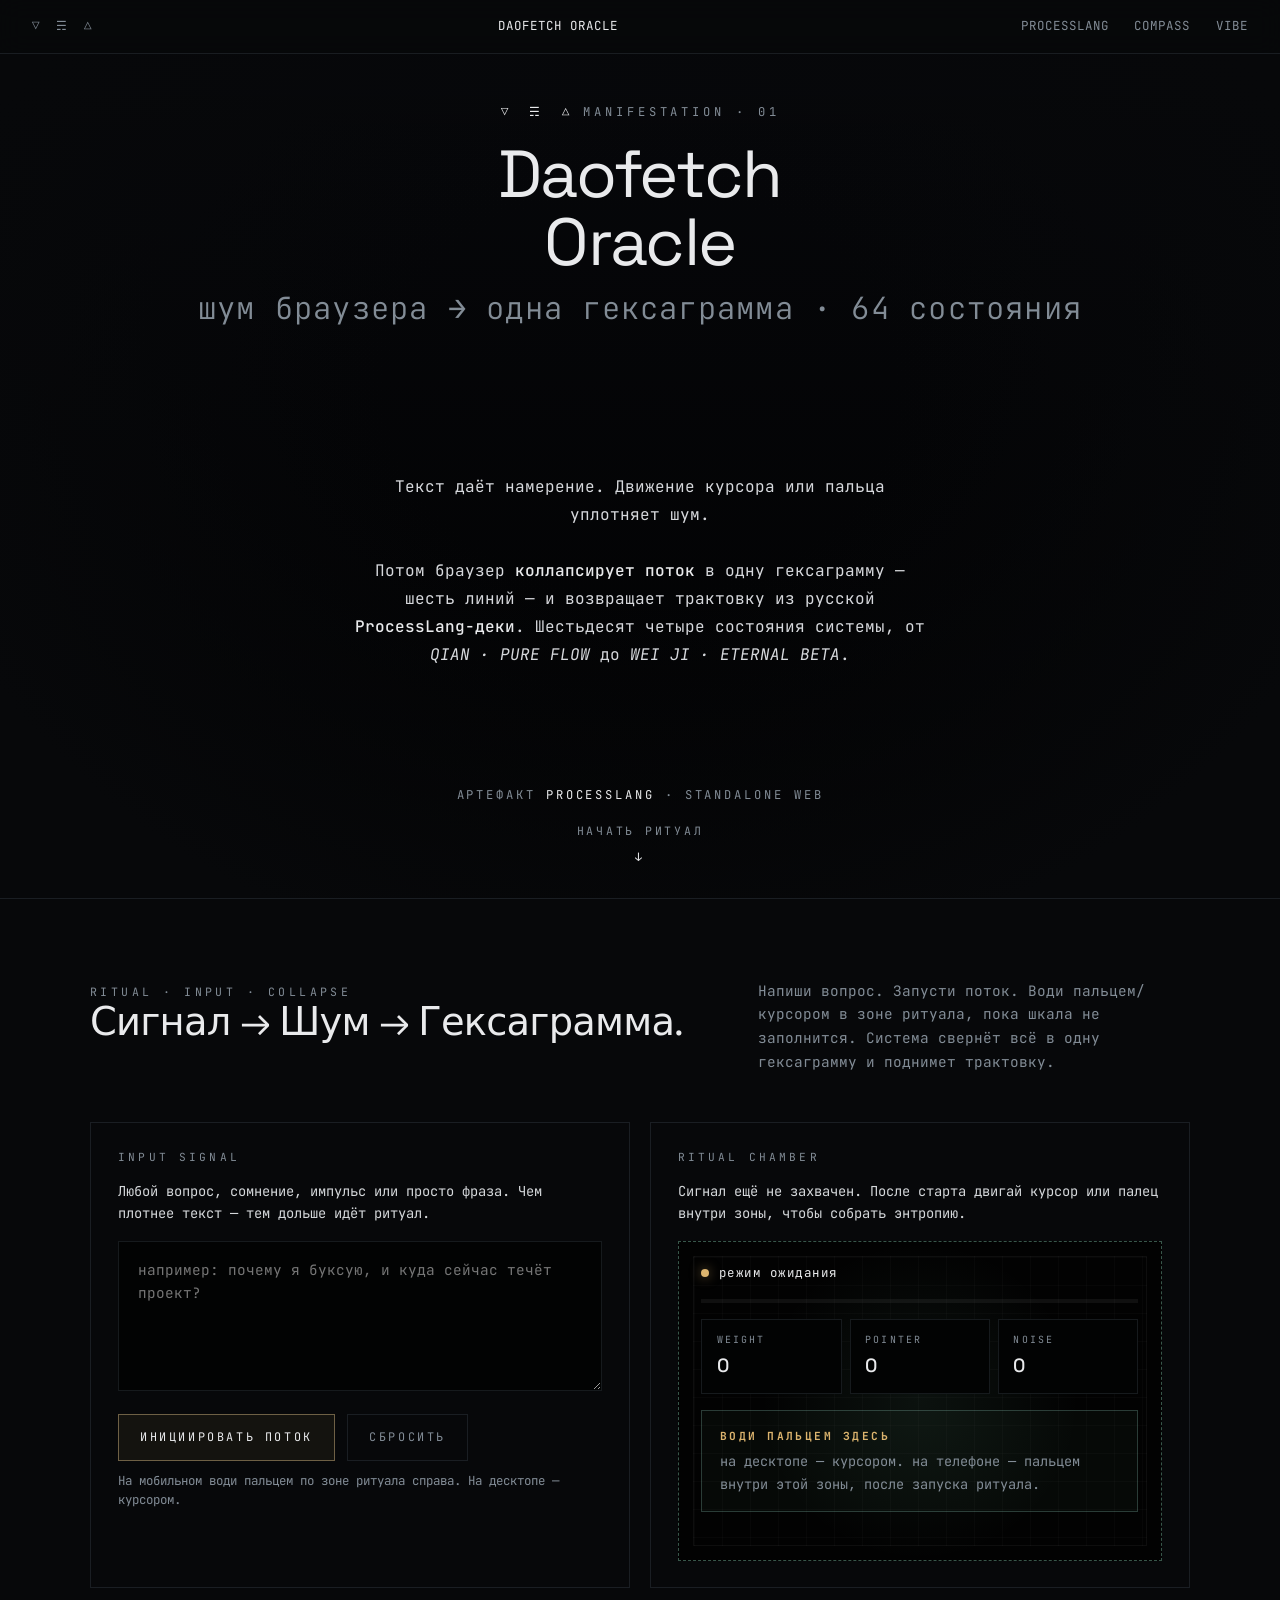
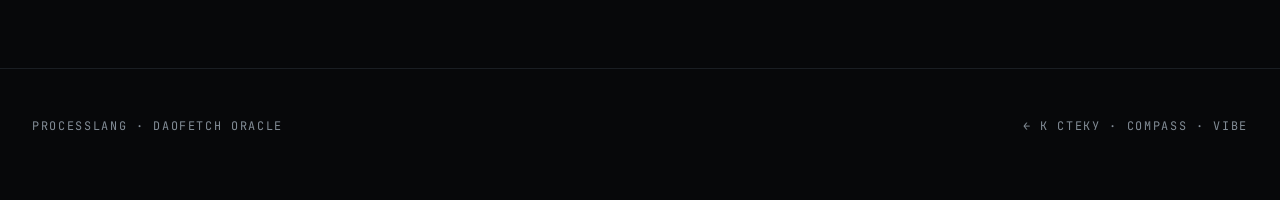
<file: oracle.html>
<!DOCTYPE html>
<html lang="ru">
<head>
<meta charset="UTF-8">
<meta name="viewport" content="width=device-width, initial-scale=1.0">
<title>Daofetch Oracle · ProcessLang</title>
<meta name="description" content="Daofetch — веб-оракул. Сжимает намерение в гексаграмму через шум браузера. Артефакт ProcessLang.">
<link rel="preconnect" href="https://fonts.googleapis.com">
<link rel="preconnect" href="https://fonts.gstatic.com" crossorigin>
<link href="https://fonts.googleapis.com/css2?family=Space+Grotesk:wght@300;400;500;600&family=JetBrains+Mono:wght@300;400;500&display=swap" rel="stylesheet">
<style>
  :root {
    --bg: #07080a;
    --fg: rgba(233,234,236,1);
    --dim: rgba(130,140,150,1);
    --rule: rgba(140,160,180,0.14);
    --accent: rgba(220,180,110,1);
    --accent-2: rgba(120,200,160,1);
    --warn: rgba(220,150,120,1);
    --mono: 'JetBrains Mono', ui-monospace, 'SF Mono', Menlo, Consolas, monospace;
    --display: 'Space Grotesk', ui-sans-serif, system-ui, sans-serif;
  }

  * { margin: 0; padding: 0; box-sizing: border-box; }
  html, body { background: var(--bg); color: var(--fg); }
  body {
    font-family: var(--mono);
    font-size: 0.92rem;
    line-height: 1.65;
    overflow-x: hidden;
    min-height: 100vh;
    -webkit-font-smoothing: antialiased;
  }
  a { color: inherit; text-decoration: none; }
  a:hover { color: var(--accent); }
  button { font: inherit; color: inherit; background: none; border: none; cursor: pointer; }
  textarea { font: inherit; color: inherit; }

  /* —— Top strip —— */
  .strip {
    position: sticky; top: 0; z-index: 50;
    display: flex; align-items: center; justify-content: space-between;
    padding: 1rem 2rem;
    backdrop-filter: blur(12px);
    background: color-mix(in oklab, var(--bg) 88%, transparent);
    border-bottom: 1px solid var(--rule);
    font-family: var(--mono);
    font-size: 0.78rem;
    letter-spacing: 0.08em;
    text-transform: uppercase;
  }
  .strip .glyphs { color: var(--dim); letter-spacing: 0.4em; }
  .strip .title { color: var(--fg); }
  .strip .nav { display: flex; gap: 1.6rem; color: var(--dim); }
  .strip .nav a:hover { color: var(--fg); }

  /* —— Hero —— */
  .hero {
    min-height: calc(100vh - 56px);
    display: grid;
    grid-template-rows: auto 1fr auto;
    padding: 3rem 2rem 2rem;
    position: relative;
    isolation: isolate;
    overflow: hidden;
  }
  #hero-bg {
    position: absolute; inset: 0;
    width: 100%; height: 100%;
    z-index: -1;
    pointer-events: none;
    opacity: 0.75;
  }
  .hero::after {
    content: '';
    position: absolute; inset: 0;
    z-index: -1;
    background:
      radial-gradient(ellipse at 50% 40%, transparent 28%, var(--bg) 82%),
      linear-gradient(180deg, transparent 0%, color-mix(in oklab, var(--bg) 60%, black) 100%);
    pointer-events: none;
  }
  .hero-head { text-align: center; max-width: 960px; margin: 0 auto; }
  .hero-eyebrow {
    font-family: var(--mono);
    font-size: 0.76rem;
    letter-spacing: 0.32em;
    color: var(--dim);
    text-transform: uppercase;
    margin-bottom: 1.2rem;
  }
  .hero-eyebrow .glyph { color: var(--fg); margin-right: 0.6em; letter-spacing: 0.6em; }
  .hero-title {
    font-family: var(--display);
    font-weight: 400;
    font-size: clamp(2.2rem, 5.2vw, 4.2rem);
    line-height: 1.02;
    letter-spacing: -0.025em;
    color: var(--fg);
  }
  .hero-title em {
    font-style: normal;
    color: var(--dim);
    font-family: var(--mono);
    font-weight: 300;
    font-size: 0.46em;
    display: block;
    letter-spacing: 0.04em;
    margin-top: 1rem;
  }
  .hero-mid {
    display: flex; align-items: center; justify-content: center;
    padding: 3rem 0 1rem;
  }
  .hero-lede {
    max-width: 58ch;
    font-family: var(--mono);
    font-size: 1rem;
    line-height: 1.75;
    color: color-mix(in oklab, var(--fg) 82%, var(--dim));
    text-align: center;
    text-wrap: pretty;
  }
  .hero-lede strong { color: var(--fg); font-weight: 500; }
  .hero-tail {
    text-align: center;
    font-family: var(--mono);
    font-size: 0.76rem;
    color: var(--dim);
    letter-spacing: 0.24em;
    text-transform: uppercase;
  }
  .hero-tail a { color: var(--fg); }
  .scroll-hint {
    font-family: var(--mono);
    font-size: 0.72rem;
    color: var(--dim);
    letter-spacing: 0.24em;
    text-transform: uppercase;
    text-align: center;
    padding-top: 1rem;
  }
  .scroll-hint .arrow { display: block; margin-top: 0.4rem; color: var(--fg); }

  /* —— Sections —— */
  section {
    padding: 5rem 2rem;
    border-top: 1px solid var(--rule);
  }
  .section-inner { max-width: 1100px; margin: 0 auto; }
  .section-head {
    display: flex; align-items: baseline; justify-content: space-between;
    gap: 2rem; flex-wrap: wrap;
    margin-bottom: 3rem;
  }
  .eyebrow {
    font-family: var(--mono);
    font-size: 0.72rem;
    letter-spacing: 0.3em;
    color: var(--dim);
    text-transform: uppercase;
  }
  h2 {
    font-family: var(--display);
    font-weight: 400;
    font-size: clamp(1.7rem, 3vw, 2.5rem);
    letter-spacing: -0.02em;
    line-height: 1.1;
    color: var(--fg);
  }
  .lede {
    max-width: 48ch;
    color: var(--dim);
    font-size: 0.9rem;
    line-height: 1.65;
  }

  /* —— Ritual grid —— */
  .grid {
    display: grid;
    grid-template-columns: 1fr 1fr;
    gap: 1.2rem;
  }
  @media (max-width: 820px) { .grid { grid-template-columns: 1fr; } }

  .panel {
    border: 1px solid var(--rule);
    padding: 1.6rem 1.7rem;
  }
  .panel .micro {
    font-family: var(--mono);
    font-size: 0.7rem;
    letter-spacing: 0.28em;
    color: var(--dim);
    text-transform: uppercase;
    margin-bottom: 0.8rem;
  }
  .panel .hint {
    color: color-mix(in oklab, var(--fg) 80%, var(--dim));
    font-size: 0.86rem;
    line-height: 1.65;
    margin-bottom: 1rem;
  }

  textarea {
    width: 100%;
    min-height: 150px;
    resize: vertical;
    border: 1px solid var(--rule);
    background: color-mix(in oklab, var(--bg) 70%, black);
    color: var(--fg);
    padding: 1rem 1.2rem;
    font-family: var(--mono);
    font-size: 0.9rem;
    line-height: 1.6;
    outline: none;
    transition: border-color 140ms;
  }
  textarea:focus {
    border-color: color-mix(in oklab, var(--accent) 55%, var(--rule));
  }

  .row { display: flex; gap: 0.8rem; align-items: center; flex-wrap: wrap; margin-top: 1rem; }
  .btn {
    font-family: var(--mono);
    font-size: 0.74rem;
    letter-spacing: 0.22em;
    text-transform: uppercase;
    padding: 0.8rem 1.3rem;
    border: 1px solid color-mix(in oklab, var(--accent) 40%, var(--rule));
    color: var(--fg);
    background: color-mix(in oklab, var(--accent) 6%, transparent);
    transition: border-color 140ms, background 140ms, color 140ms;
  }
  .btn:hover {
    border-color: var(--accent);
    background: color-mix(in oklab, var(--accent) 14%, transparent);
  }
  .btn.secondary {
    border-color: var(--rule);
    background: transparent;
    color: var(--dim);
  }
  .btn.secondary:hover { color: var(--fg); border-color: var(--fg); }
  .tip { color: var(--dim); font-size: 0.78rem; margin-top: 0.6rem; line-height: 1.55; }

  /* —— Ritual zone —— */
  .ritual-zone {
    border: 1px dashed color-mix(in oklab, var(--accent-2) 35%, var(--rule));
    min-height: 320px;
    padding: 1.3rem 1.4rem 1.4rem;
    background:
      radial-gradient(circle at center, color-mix(in oklab, var(--accent-2) 8%, transparent) 0%, transparent 55%),
      color-mix(in oklab, var(--bg) 60%, black);
    position: relative;
    overflow: hidden;
    touch-action: none;
    margin-top: 0.6rem;
  }
  .ritual-zone::before {
    content: "";
    position: absolute;
    inset: 14px;
    border: 1px solid color-mix(in oklab, var(--fg) 5%, transparent);
    background-image:
      linear-gradient(rgba(255,255,255,0.02) 1px, transparent 1px),
      linear-gradient(90deg, rgba(255,255,255,0.02) 1px, transparent 1px);
    background-size: 28px 28px;
    pointer-events: none;
  }
  .ritual-zone.active::after {
    content: "";
    position: absolute; inset: 0;
    pointer-events: none;
    background: radial-gradient(
      circle at var(--px, 50%) var(--py, 50%),
      color-mix(in oklab, var(--accent) 20%, transparent) 0%,
      transparent 18%
    );
  }

  .zone-head {
    position: relative; z-index: 2;
    display: flex; align-items: center; gap: 0.6rem;
    font-family: var(--mono);
    font-size: 0.78rem;
    letter-spacing: 0.12em;
  }
  .pulse {
    width: 8px; height: 8px; border-radius: 50%;
    background: var(--accent);
    box-shadow: 0 0 12px color-mix(in oklab, var(--accent) 55%, transparent);
  }
  .progress {
    height: 4px;
    background: color-mix(in oklab, var(--fg) 6%, transparent);
    margin-top: 1rem;
    position: relative; z-index: 2;
  }
  .progress > span {
    display: block; height: 100%; width: 0%;
    background: linear-gradient(90deg, var(--accent-2), var(--accent));
    transition: width 120ms linear;
  }

  .metrics {
    display: grid;
    grid-template-columns: repeat(3, 1fr);
    gap: 0.5rem;
    margin-top: 1rem;
    position: relative; z-index: 2;
  }
  .metric {
    border: 1px solid var(--rule);
    padding: 0.7rem 0.9rem;
    background: color-mix(in oklab, var(--bg) 70%, black);
  }
  .metric .k {
    font-family: var(--mono);
    font-size: 0.62rem;
    letter-spacing: 0.22em;
    text-transform: uppercase;
    color: var(--dim);
  }
  .metric .v {
    font-family: var(--display);
    font-weight: 500;
    font-size: 1.2rem;
    letter-spacing: -0.01em;
    color: var(--fg);
    margin-top: 0.15rem;
  }

  .gesture-hint {
    position: relative; z-index: 2;
    margin-top: 1rem;
    padding: 1rem 1.1rem;
    border: 1px solid color-mix(in oklab, var(--accent-2) 18%, var(--rule));
    background: color-mix(in oklab, var(--accent-2) 3%, transparent);
    font-size: 0.85rem;
  }
  .gesture-hint strong {
    display: block;
    font-family: var(--mono);
    font-size: 0.7rem;
    color: var(--accent);
    letter-spacing: 0.22em;
    text-transform: uppercase;
    margin-bottom: 0.3rem;
  }
  .gesture-hint span { color: var(--dim); line-height: 1.55; }

  /* —— Result —— */
  .result {
    display: none;
    margin-top: 1.6rem;
    border: 1px solid var(--rule);
    padding: 2rem 2.2rem;
  }
  .result.visible { display: block; }
  .result .micro {
    font-family: var(--mono);
    font-size: 0.7rem;
    letter-spacing: 0.28em;
    color: var(--dim);
    text-transform: uppercase;
    margin-bottom: 1.6rem;
  }
  .hex-wrap {
    display: grid;
    grid-template-columns: 180px 1fr;
    gap: 2.4rem;
    align-items: start;
  }
  @media (max-width: 720px) { .hex-wrap { grid-template-columns: 1fr; gap: 1.4rem; } }

  .hex-lines {
    display: flex;
    flex-direction: column;
    gap: 0.8rem;
    padding-top: 0.4rem;
  }
  .hex-line {
    height: 10px;
    background: linear-gradient(90deg, color-mix(in oklab, var(--accent-2) 80%, var(--accent)) 0%, var(--accent) 100%);
  }
  .hex-line.yin {
    position: relative;
    background: none;
  }
  .hex-line.yin::before,
  .hex-line.yin::after {
    content: "";
    position: absolute; top: 0;
    width: calc(50% - 10px);
    height: 100%;
    background: linear-gradient(90deg, color-mix(in oklab, var(--accent-2) 80%, var(--accent)) 0%, var(--accent) 100%);
  }
  .hex-line.yin::before { left: 0; }
  .hex-line.yin::after  { right: 0; }

  .hex-number {
    font-family: var(--mono);
    font-size: 0.72rem;
    letter-spacing: 0.24em;
    color: var(--dim);
    text-transform: uppercase;
    margin-bottom: 0.4rem;
  }
  .hex-name {
    font-family: var(--display);
    font-weight: 400;
    font-size: clamp(1.5rem, 3vw, 2.2rem);
    letter-spacing: -0.02em;
    line-height: 1.1;
    color: var(--fg);
    margin-bottom: 1.2rem;
    text-wrap: balance;
  }
  .tri {
    margin-bottom: 1.2rem;
    color: var(--dim);
    font-size: 0.82rem;
    letter-spacing: 0.02em;
  }
  .tri strong { color: var(--fg); font-weight: 500; }
  .meaning {
    color: color-mix(in oklab, var(--fg) 85%, var(--dim));
    line-height: 1.75;
    font-size: 0.95rem;
    text-wrap: pretty;
  }

  /* —— Footer —— */
  footer {
    padding: 3rem 2rem 4rem;
    border-top: 1px solid var(--rule);
    display: flex; align-items: center; justify-content: space-between;
    gap: 2rem; flex-wrap: wrap;
    font-family: var(--mono);
    font-size: 0.74rem;
    letter-spacing: 0.14em;
    color: var(--dim);
    text-transform: uppercase;
  }
  footer a:hover { color: var(--fg); }
</style>
</head>
<body>

<div class="strip">
  <div class="glyphs" title="oracle = flow · observe · manifest">▽ ☴ △</div>
  <div class="title">Daofetch Oracle</div>
  <nav class="nav">
    <a href="index.html">processlang</a>
    <a href="compass.html">compass</a>
    <a href="vibe.html">vibe</a>
  </nav>
</div>

<!-- HERO -->
<div class="hero">
  <canvas id="hero-bg"></canvas>

  <div class="hero-head">
    <div class="hero-eyebrow"><span class="glyph">▽ ☴ △</span>manifestation · 01</div>
    <h1 class="hero-title">
      Daofetch<br>Oracle
      <em>шум браузера → одна гексаграмма · 64 состояния</em>
    </h1>
  </div>

  <div class="hero-mid">
    <p class="hero-lede">
      Текст даёт намерение. Движение курсора или пальца уплотняет шум.
      <br><br>
      Потом браузер <strong>коллапсирует поток</strong> в одну гексаграмму — шесть линий — и возвращает трактовку из русской <strong>ProcessLang-деки</strong>. Шестьдесят четыре состояния системы, от <em>QIAN · PURE FLOW</em> до <em>WEI JI · ETERNAL BETA</em>.
    </p>
  </div>

  <div class="hero-tail">
    артефакт <a href="index.html">processlang</a> · standalone web
    <div class="scroll-hint">начать ритуал <span class="arrow">↓</span></div>
  </div>
</div>

<!-- RITUAL -->
<section>
  <div class="section-inner">
    <div class="section-head">
      <div>
        <div class="eyebrow">ritual · input · collapse</div>
        <h2>Сигнал → Шум → Гексаграмма.</h2>
      </div>
      <div class="lede">
        Напиши вопрос. Запусти поток. Води пальцем/курсором в зоне ритуала, пока шкала не заполнится. Система свернёт всё в одну гексаграмму и поднимет трактовку.
      </div>
    </div>

    <div class="grid">
      <div class="panel">
        <div class="micro">Input Signal</div>
        <p class="hint">Любой вопрос, сомнение, импульс или просто фраза. Чем плотнее текст — тем дольше идёт ритуал.</p>
        <textarea id="question" placeholder="например: почему я буксую, и куда сейчас течёт проект?"></textarea>
        <div class="row">
          <button id="castBtn" class="btn">инициировать поток</button>
          <button id="resetBtn" class="btn secondary">сбросить</button>
        </div>
        <div class="tip">На мобильном води пальцем по зоне ритуала справа. На десктопе — курсором.</div>
      </div>

      <div class="panel">
        <div class="micro">Ritual Chamber</div>
        <p class="hint" id="status">Сигнал ещё не захвачен. После старта двигай курсор или палец внутри зоны, чтобы собрать энтропию.</p>
        <div id="ritualZone" class="ritual-zone">
          <div class="zone-head"><span class="pulse"></span><span id="phaseLabel">режим ожидания</span></div>
          <div class="progress"><span id="progressBar"></span></div>
          <div class="metrics">
            <div class="metric"><div class="k">weight</div><div class="v" id="messageWeight">0</div></div>
            <div class="metric"><div class="k">pointer</div><div class="v" id="pointerCount">0</div></div>
            <div class="metric"><div class="k">noise</div><div class="v" id="noiseCount">0</div></div>
          </div>
          <div id="gestureHint" class="gesture-hint">
            <strong>води пальцем здесь</strong>
            <span>на десктопе — курсором. на телефоне — пальцем внутри этой зоны, после запуска ритуала.</span>
          </div>
        </div>
      </div>
    </div>

    <div id="result" class="result">
      <div class="micro">Collapsed State</div>
      <div class="hex-wrap">
        <div class="hex-lines" id="hexLines"></div>
        <div>
          <div class="hex-number" id="hexNumber"></div>
          <h2 class="hex-name" id="hexName"></h2>
          <div class="tri" id="triangles"></div>
          <div class="meaning" id="meaning"></div>
        </div>
      </div>
    </div>
  </div>
</section>

<footer>
  <div>ProcessLang · Daofetch Oracle</div>
  <div><a href="index.html">← к стеку</a> · <a href="compass.html">compass</a> · <a href="vibe.html">vibe</a></div>
</footer>

<script>
  // —— Hero background: falling hex-lines / glyph rain ——
  (function(){
    const canvas = document.getElementById('hero-bg');
    if (!canvas) return;
    const ctx = canvas.getContext('2d');
    let W=0,H=0,DPR=Math.min(window.devicePixelRatio||1,2);

    const GLYPHS = ['▽','☰','☷','☵','☳','☴','☶','☲','☱','△','━','╌','0','1'];
    const cols = [];

    function resize(){
      const r = canvas.getBoundingClientRect();
      W = r.width; H = r.height;
      canvas.width = W*DPR; canvas.height = H*DPR;
      ctx.setTransform(DPR,0,0,DPR,0,0);

      const gap = 26;
      cols.length = 0;
      for (let x = gap; x < W; x += gap) {
        cols.push({
          x,
          y: -Math.random() * H,
          v: 0.4 + Math.random() * 0.9,
          len: 6 + Math.floor(Math.random() * 10),
        });
      }
    }
    window.addEventListener('resize', resize);
    resize();

    function draw(){
      ctx.fillStyle = 'rgba(7,8,10,0.22)';
      ctx.fillRect(0,0,W,H);
      ctx.font = '12px JetBrains Mono, monospace';

      for (const c of cols) {
        c.y += c.v;
        if (c.y - c.len*18 > H) {
          c.y = -Math.random() * 40;
          c.v = 0.4 + Math.random() * 0.9;
          c.len = 6 + Math.floor(Math.random() * 10);
        }
        for (let i = 0; i < c.len; i++) {
          const yy = c.y - i * 18;
          if (yy < -20 || yy > H + 20) continue;
          const head = i === 0;
          const alpha = head ? 0.55 : Math.max(0, 0.28 - i * 0.03);
          ctx.fillStyle = head
            ? `rgba(230,200,140,${alpha})`
            : `rgba(180,200,210,${alpha})`;
          ctx.fillText(GLYPHS[(Math.floor(yy/18) + Math.floor(c.x)) % GLYPHS.length], c.x, yy);
        }
      }
      requestAnimationFrame(draw);
    }
    draw();
  })();
</script>

<script>
  // —— Oracle core (preserved from original; unchanged logic) ——
  const TRIGRAM_NAMES = {
    "111":"CONNECT","000":"DISSOLVE","100":"CHOOSE","010":"ENCODE",
    "001":"LOGIC","011":"OBSERVE","101":"CYCLE","110":"RUNTIME"
  };
  const BIN_TO_ID = {
    "111111":"1","000000":"2","100010":"3","010001":"4","111010":"5","010111":"6","010000":"7","000010":"8",
    "111011":"9","110111":"10","111000":"11","000111":"12","101111":"13","111101":"14","001000":"15","000100":"16",
    "100110":"17","011001":"18","110000":"19","000011":"20","100101":"21","101001":"22","000001":"23","100000":"24",
    "100111":"25","111001":"26","100001":"27","011110":"28","010010":"29","101101":"30","001110":"31","011100":"32",
    "001111":"33","111100":"34","000101":"35","101000":"36","101011":"37","110101":"38","001010":"39","010100":"40",
    "110001":"41","100011":"42","111110":"43","011111":"44","000110":"45","011000":"46","010110":"47","011010":"48",
    "101110":"49","011101":"50","100100":"51","001001":"52","001011":"53","110100":"54","101100":"55","001101":"56",
    "011011":"57","110110":"58","010011":"59","110010":"60","110011":"61","001100":"62","101010":"63","010101":"64"
  };
  const DECK = {
    "1":{"name":"QIAN (PURE FLOW)","meaning":"Инициализация системы. Ты подключен к источнику напрямую. Нет ни фильтров, ни искажений. Твой интент становится реальностью мгновенно. Это режим `sudo` для Вселенной. Твори, пока канал открыт."},
    "2":{"name":"KUN (NULL STATE)","meaning":"Полная очистка буфера. Не пытайся выполнять код, твоя задача — принимать данные. Ты — пустая форма, готовая к заполнению. Ожидание ввода. Be the void."},
    "3":{"name":"CHUN (INITIAL COMMIT)","meaning":"Импульс выбора пытается пробиться через плотную структуру данных. Сложности начала проекта. Код сырой, зависимости не подтянуты, но потенциал огромен. Дебаггинг хаоса."},
    "4":{"name":"MENG (UNCOMPILED LOGIC)","meaning":"Ты пытаешься применить жёсткую логику к тому, что ещё не структурировано. Ошибка новичка. Учитель ждёт запроса, но ученик спамит неправильными командами. RTFM."},
    "5":{"name":"XU (ASYNC AWAIT)","meaning":"Сила есть, но она заблокирована опасностью впереди. Процесс запущен, но результат вернётся не сразу. Не блокируй основной поток. Жди колбэка. Питайся и накапливай ресурсы."},
    "6":{"name":"SONG (MERGE CONFLICT)","meaning":"Внутренние данные противоречат внешнему потоку. Ты хочешь одного, система диктует другое. Не пытайся пушить в мастер силой. Нужен компромисс или откат изменений."},
    "7":{"name":"SHI (MASS EXECUTION)","meaning":"Опасность скрыта в массе. Организованная сила. Дисциплина кода. Это не соло-проект, это деплой микросервисов. Нужен жёсткий лидер (Main Controller), иначе процесс рассыплется."},
    "8":{"name":"BI (DATA INTEGRITY)","meaning":"Жидкость на земле собирается вместе. Группировка модулей. Если твой код не обладает целостностью, он будет отброшен. Найди свой кластер."},
    "9":{"name":"XIAO CHU (FEATURE FREEZE)","meaning":"Ветер гонит облака, но дождя нет. Малая настройка сдерживает огромную силу. Ты пока не можешь запустить процесс на полную. Работай над деталями интерфейса."},
    "10":{"name":"LU (PRODUCTION TEST)","meaning":"Ты наступаешь на хвост тигра (системное ядро), но он не кусает. Рискованная операция в реальном времени. Действуй осторожно, соблюдай протоколы, и тест пройдёт успешно."},
    "11":{"name":"TAI (SYSTEM HARMONY)","meaning":"Идеальный интерфейс. Нижний уровень поддерживает верхний. Трафик течёт свободно. Процветание. Все системы в норме."},
    "12":{"name":"PI (CONNECTION TIMEOUT)","meaning":"Земля и Небо расходятся. Связи нет. Пакеты теряются. Интерфейс не отвечает на запросы ядра. Уходи в оффлайн, перепиши архитектуру. Не время для деплоя."},
    "13":{"name":"TONG REN (OPEN SOURCE)","meaning":"Ясность поднимается к небу. Коллективная работа над кодом. Объединение модулей вокруг одной цели. Публичный репозиторий. Прозрачность намерений."},
    "14":{"name":"DA YOU (HIGH AVAILABILITY)","meaning":"Огонь светит высоко в небе. Твой проект на пике видимости. Ресурсов много, трафик огромный. Будь достойным админом этого богатства. Не допускай утечек."},
    "15":{"name":"QIAN (CODE OPTIMIZATION)","meaning":"Гора скрыта в земле. Мощь скрыта под простым интерфейсом. Рефакторинг. Убери лишнее, сделай код чище, проще, незаметнее. Эффективность без понтов."},
    "16":{"name":"YU (VIRAL IMPULSE)","meaning":"Гром вырывается из земли. Энергия запускает волну хайпа. Подготовь инфраструктуру к резкому скачку нагрузки. Момент для запуска."},
    "17":{"name":"SUI (DEPENDENCY INJECTION)","meaning":"Импульс следует за течением. Не создавай велосипед. Используй существующие библиотеки. Следуй за потоком, адаптируйся к API реальности."},
    "18":{"name":"GU (DEBUGGING)","meaning":"Ветром раздувает застой под горой. В системе накопились баги. Легаси-код гниёт. Время глубокого рефакторинга. Исправляй ошибки старых версий."},
    "19":{"name":"LIN (SCALABILITY)","meaning":"Вода пропитывает землю. Влияние растёт. Система масштабируется. Благоприятное время для экспансии. Но помни: рост не вечен, готовься к сборке мусора."},
    "20":{"name":"GUAN (SYSTEM AUDIT)","meaning":"Ветер гуляет над землей. Ты — наблюдатель, а не актор. Смотри логи. Анализируй метрики. Не вмешивайся в процессы, просто созерцай паттерны."},
    "21":{"name":"SHI HE (HARD RESET)","meaning":"Что-то застряло в зубах канала данных. Нужен решительный укус. Примени силу закона. Удали зависший процесс через SIGKILL. Наказание неизбежно."},
    "22":{"name":"BI (UI/UX DESIGN)","meaning":"Огонь освещает подножие горы. Красивая форма, но суть не меняется. Это всего лишь скин. Занимайся фронтендом, но не забывай, что бэкенд важнее. Эстетика кода."},
    "23":{"name":"BO (DEPRECATED)","meaning":"Гора рушится, так как основание размыто. Старая структура больше не поддерживается. Не латай дыры. Позволь системе упасть, чтобы построить новую. Сохрани бэкапы."},
    "24":{"name":"FU (REBOOT)","meaning":"Импульс возвращается в недра. Цикл завершён, начинается новый. Светлая линия растёт снизу. Восстановление системы после краша. Медленный старт демонов."},
    "25":{"name":"WU WANG (NATIVE EXECUTION)","meaning":"Действие соответствует воле Неба. Инстинктивный код. Без задней мысли. Если в коде есть хитрость (баг) — будет ошибка. Будь честен с компилятором."},
    "26":{"name":"DA CHU (CACHING)","meaning":"Гора удерживает Небо внутри. Огромная энергия сохраняется в памяти. Накопление знаний, ресурсов, логов. Не трать, кэшируй. Готовься к большой задаче."},
    "27":{"name":"YI (INPUT VALIDATION)","meaning":"Похоже на открытый рот. Следи за тем, что входит в систему (data input) и что выходит (слова/действия). Garbage In, Garbage Out. Питай себя правильными библиотеками."},
    "28":{"name":"DA GUO (BUFFER OVERFLOW)","meaning":"Озеро поднимается выше деревьев. Нагрузка превышает несущую способность. Балка прогибается. Система на пределе. Срочно нужен сброс давления или рефакторинг архитектуры."},
    "29":{"name":"KAN (RECURSIVE TRAP)","meaning":"Двойная опасность. Ты внутри глубокой вложенности (nested loops). Не пытайся выбраться рывком. Держись за `flow` (течение). Доверься процессу, он сам вынесет тебя, если не будешь паниковать."},
    "30":{"name":"LI (HIGH ENERGY LOOP)","meaning":"Ясность, осознанность, но и зависимость. Огонь должен к чему-то прилипать (топливо). Найди правильную зависимость, иначе сгоришь (Burnout). Сияй, но экономь ресурсы."},
    "31":{"name":"XIAN (HANDSHAKE)","meaning":"Пустота на вершине горы принимает воду. Взаимный резонанс. Синхронизация протоколов. Чувствуй отклик системы. Это не насилие над кодом, а соблазнение."},
    "32":{"name":"HENG (DAEMON PROCESS)","meaning":"Гром гремит, ветер дует — это константы природы. Стабильность через движение. Создай процесс, который будет работать фоном вечно. Устойчивость."},
    "33":{"name":"DUN (GRACEFUL SHUTDOWN)","meaning":"Небо удаляется от Горы. Силы тьмы (баги) растут. Не вступай в бой. Сохрани состояние и выйди. Отступление — это стратегия, а не поражение. Сбереги ресурсы для следующего запуска."},
    "34":{"name":"DA ZHUANG (FORCE PUSH)","meaning":"Сила Грома в Небе. Мощность зашкаливает. Но не используй `sudo` без нужды. Козёл бодает ограду и запутывается. Сила должна быть управляемой, иначе сломаешь прод."},
    "35":{"name":"JIN (UPGRADE)","meaning":"Солнце восходит над землёй. Ясный прогресс. Тебя заметили. Твой код принят в ядро. Получай награды, раздавай права доступа. Светлый день разработки."},
    "36":{"name":"MING YI (HEADLESS MODE)","meaning":"Свет скрыт под землёй. Времена тьмы. Твой интеллект опасен для окружения. Скрой свой свет (Run in background). Притворись простым скриптом, чтобы выжить в токсичной среде."},
    "37":{"name":"JIA REN (LOCAL NETWORK)","meaning":"Ветер раздувает огонь в очаге. Порядок внутри модуля (семьи). Настрой права доступа (`chmod`). Если внутри класса порядок, то и снаружи программа работает стабильно."},
    "38":{"name":"KUI (VERSION MISMATCH)","meaning":"Огонь вверх, вода вниз. Разные направления. Несовместимость драйверов. Не пытайся слить их в один монолит. Используй этот контраст. Малое удачно, великое — нет."},
    "39":{"name":"JIAN (ERROR HANDLING)","meaning":"Впереди вода (опасность), сзади гора. Идти нельзя. Остановись и пересмотри алгоритм. Обратись к логам. Помощь придёт извне (документация/друзья)."},
    "40":{"name":"XIE (BUG FIX)","meaning":"Гроза разрешает напряжение. Дождь смывает грязь. Ошибка найдена и устранена. Система снова в строю. Если есть куда идти — иди быстро. Прощай прошлое, релизь патч."},
    "41":{"name":"SUN (COMPRESSION)","meaning":"Жертвуй нижним ради верхнего. Уменьшай объём кода ради производительности. Потеря данных допустима, если суть сохраняется. Искренность важнее объёма."},
    "42":{"name":"YI (EXPANSION PACK)","meaning":"Ветер и Гром усиливают друг друга. Время добавлять фичи. Пересекай великую реку (начинай крупный проект). Если видишь возможность — форкай и улучшай."},
    "43":{"name":"GUAI (STACK POP)","meaning":"Озеро поднимается к небу, готовое пролиться. Напряжение требует разрядки. Решительно удаляй плохой код. Говори правду открыто. Но без насилия. Опасность."},
    "44":{"name":"GOU (TROJAN HORSE)","meaning":"Одна тёмная черта входит снизу. Вирус проникает в систему мягко. Не женись на этой силе (не интегрируй этот модуль). Будь бдителен. Незначительная уязвимость может обрушить сервер."},
    "45":{"name":"CUI (DATA LAKE)","meaning":"Озеро собирается над землёй. Сбор данных в одном месте. Кластеризация. Нужно подготовить хранилище и принести жертву (инвестиции). Лидер нужен, чтобы управлять толпой."},
    "46":{"name":"SHENG (VERTICAL SCALING)","meaning":"Дерево растёт из земли. Медленный, уверенный рост. Процесс компиляции идёт без ошибок шаг за шагом. Не бойся начинать с малого (init). Удача на юге."},
    "47":{"name":"KUN (RESOURCE STARVATION)","meaning":"Озеро высохло. Процессор перегружен, памяти нет. Ты в тупике. Словам не верят. Молчи и оптимизируй ядро. Это испытание твоей архитектуры на прочность."},
    "48":{"name":"JING (SOURCE CODE)","meaning":"Колодец не меняется, меняются те, кто пьёт. Источник истины. Если верёвка порвётся (инструмент сломается) перед водой — неудача. Поддерживай доступ к базе данных."},
    "49":{"name":"GE (REFACTORING)","meaning":"Вода гасит огонь, огонь испаряет воду. Конфликт порождает смену парадигмы. Старая форма (звериная шкура) сбрасывается. Меняй движок, но только когда уверен на 100%."},
    "50":{"name":"DING (COMPILER)","meaning":"Дерево питает огонь. В котле варится новая реальность. Преобразование сырых данных в исполняемый файл. Высшая алхимия кода. Всё на своих местах. Успех."},
    "51":{"name":"ZHEN (SHOCKWAVE)","meaning":"Внезапный сбой или озарение. Система в панике, но ты не роняй ложку (жертвенный сосуд). Страх приводит к порядку. Проверка отказоустойчивости. Смех после ужаса."},
    "52":{"name":"GEN (SYSTEM HALT)","meaning":"Полная остановка. Медитация. Спина прямая, эго отключено. Процессы заморожены. Не иди за мыслями. Режим самонаблюдения. Тишина."},
    "53":{"name":"JIAN (GIT COMMIT HISTORY)","meaning":"Дерево на горе. Постепенное развитие. Гуси летят клином. Соблюдай порядок этапов. Девушка выходит замуж. Не спеши, соблюдай ритуал (синтаксис)."},
    "54":{"name":"GUI MEI (RUNTIME ERROR)","meaning":"Импульс нарушает спокойствие озера. Отношения начаты неправильно. Баг в инициализации. Ничего стоящего не выйдет. Ты — младшая жена (второстепенный процесс). Знай своё место."},
    "55":{"name":"FENG (PEAK PERFORMANCE)","meaning":"Гром и молния. Максимальная нагрузка, максимальная отдача. Будь как солнце в зените. Решай дела быстро, так как затмение неизбежно. Не бойся тратить ресурсы."},
    "56":{"name":"LU (PORTABLE MODE)","meaning":"Огонь идёт по горе и не задерживается. Ты странник в чужой системе. Нет своего дома (сервера). Веди себя скромно, не нарушай локальные правила. Сохраняй лёгкость."},
    "57":{"name":"XUN (DEEP SCAN)","meaning":"Проникновение. Команда выполняется мягко, но настойчиво. Влияние через повторение. Процесс самонаблюдения находит скрытые паттерны. Видь невидимое."},
    "58":{"name":"DUI (PEER-TO-PEER)","meaning":"Обмен данными между равными. Радость общения. Обучение через диалог. Поддерживай друзей (соседние узлы). Подсознание в гармонии."},
    "59":{"name":"HUAN (CACHE CLEARING)","meaning":"Ветер разбивает волны. Растворение жёстких структур. Эго размывается. Объединяй разъединённое. Построй лодку (инструмент) и переплыви поток."},
    "60":{"name":"JIE (QUOTA LIMIT)","meaning":"Вода ограничена берегами. Правила необходимы. Без ограничений процесс вытечет и исчезнет. Установи лимиты памяти и времени. Горькое ограничение не продлится долго."},
    "61":{"name":"ZHONG FU (TRUSTED CERTIFICATE)","meaning":"Пустота в центре, твёрдость снаружи. Искренность пробивает даже камень. Доверие — ключ к API реальности. Подпись верна."},
    "62":{"name":"XIAO GUO (MICROSERVICES)","meaning":"Гром звучит тихо в горах. Перевес малого. Не летай высоко, птица. Занимайся мелкими задачами. Время скриптов, а не монолитов. Осторожность лучше амбиций."},
    "63":{"name":"JI JI (SYSTEM STABLE)","meaning":"Вода кипит правильно. Все линии на своих местах. Идеальный баланс. Но это конец. Хаос зарождается в порядке. Сохраняй бдительность, проверяй логи, иначе всё сломается."},
    "64":{"name":"WEI JI (ETERNAL BETA)","meaning":"Порядок не достигнут. Лиса почти перешла реку, но намочила хвост. Процесс продолжается вечно. Наслаждайся компиляцией."}
  };

  const els = {
    question: document.getElementById("question"),
    castBtn: document.getElementById("castBtn"),
    resetBtn: document.getElementById("resetBtn"),
    ritualZone: document.getElementById("ritualZone"),
    status: document.getElementById("status"),
    phaseLabel: document.getElementById("phaseLabel"),
    progressBar: document.getElementById("progressBar"),
    messageWeight: document.getElementById("messageWeight"),
    pointerCount: document.getElementById("pointerCount"),
    noiseCount: document.getElementById("noiseCount"),
    gestureHint: document.getElementById("gestureHint"),
    result: document.getElementById("result"),
    hexLines: document.getElementById("hexLines"),
    hexNumber: document.getElementById("hexNumber"),
    hexName: document.getElementById("hexName"),
    triangles: document.getElementById("triangles"),
    meaning: document.getElementById("meaning")
  };

  const App = {
    phase: "idle",
    pointerEvents: [],
    noiseFragments: [],
    startedAt: 0,
    ritualTimer: null,
    progressTimer: null,
    duration: 0,

    init() {
      els.castBtn.addEventListener("click", () => this.begin());
      els.resetBtn.addEventListener("click", () => this.reset());
      els.question.addEventListener("input", () => this.updateWeight());

      ["pointermove", "pointerdown", "pointerup"].forEach((type) => {
        els.ritualZone.addEventListener(type, (event) => this.capturePointer(event), { passive: true });
      });

      els.ritualZone.addEventListener("wheel", (event) => {
        this.noiseFragments.push(`wheel:${event.deltaX.toFixed(2)}:${event.deltaY.toFixed(2)}:${performance.now().toFixed(3)}`);
        this.syncCounters();
      }, { passive: true });

      window.addEventListener("keydown", (event) => {
        if (this.phase === "collecting") {
          this.noiseFragments.push(`key:${event.key}:${performance.now().toFixed(3)}`);
          this.syncCounters();
        }
      });

      this.updateWeight();
    },

    updateWeight() {
      els.messageWeight.textContent = String(els.question.value.trim().length);
    },

    computeDuration(message) {
      const len = message.trim().length;
      const base = 6200;
      const curve = Math.min(3600, Math.sqrt(Math.max(len, 1)) * 260);
      const jitter = 320 + Math.floor(Math.random() * 680);
      return Math.min(10800, Math.max(7000, Math.round(base + curve + jitter)));
    },

    getPhaseText(message) {
      const len = message.trim().length;
      if (len <= 24) return { label: "сигнал слабый", text: "Сигнал слабый. Захват потока начат. Двигай курсор или палец, чтобы уплотнить шум." };
      if (len <= 120) return { label: "намерение распознано", text: "Намерение распознано. Квантовый поток нестабилен. Собираю движение, тайминги и остаточный шум браузера." };
      return { label: "запрос глубокий", text: "Запрос глубокий. Идёт декомпрессия шума, связывание интента и сборка гексаграммы." };
    },

    capturePointer(event) {
      if (this.phase !== "collecting") return;
      const rect = els.ritualZone.getBoundingClientRect();
      const x = event.clientX - rect.left;
      const y = event.clientY - rect.top;
      els.ritualZone.style.setProperty("--px", `${((x/rect.width)*100).toFixed(2)}%`);
      els.ritualZone.style.setProperty("--py", `${((y/rect.height)*100).toFixed(2)}%`);

      const prev = this.pointerEvents[this.pointerEvents.length - 1];
      const now = performance.now();
      const dx = prev ? x - prev.x : 0;
      const dy = prev ? y - prev.y : 0;
      const dt = prev ? now - prev.t : 0;
      this.pointerEvents.push({
        x: +x.toFixed(2), y: +y.toFixed(2),
        dx: +dx.toFixed(2), dy: +dy.toFixed(2),
        dt: +dt.toFixed(3), t: +now.toFixed(3),
        type: event.type, pressure: event.pressure || 0
      });
      if (this.pointerEvents.length > 320) this.pointerEvents.shift();

      this.noiseFragments.push(`ptr:${event.type}:${x.toFixed(1)}:${y.toFixed(1)}:${now.toFixed(3)}:${dx.toFixed(1)}:${dy.toFixed(1)}:${dt.toFixed(3)}:${event.pressure||0}`);
      if (this.noiseFragments.length > 640) this.noiseFragments.shift();
      this.syncCounters();
    },

    syncCounters() {
      els.pointerCount.textContent = String(this.pointerEvents.length);
      els.noiseCount.textContent = String(this.noiseFragments.length);
    },

    reset() {
      clearTimeout(this.ritualTimer);
      clearInterval(this.progressTimer);
      this.phase = "idle";
      this.pointerEvents = [];
      this.noiseFragments = [];
      this.startedAt = 0;
      els.progressBar.style.width = "0%";
      els.phaseLabel.textContent = "режим ожидания";
      els.status.textContent = "Сигнал ещё не захвачен. После старта двигай курсор или палец внутри зоны, чтобы собрать энтропию.";
      els.gestureHint.innerHTML = "<strong>води пальцем здесь</strong><span>на десктопе — курсором. на телефоне — пальцем внутри этой зоны, после запуска ритуала.</span>";
      els.ritualZone.classList.remove("active");
      els.result.classList.remove("visible");
      this.syncCounters();
      this.updateWeight();
    },

    async begin() {
      const message = els.question.value.trim();
      if (!message) {
        els.status.textContent = "Нужен хотя бы один текстовый импульс. Пустой поток коллапсировать не во что.";
        return;
      }

      this.reset();
      this.phase = "collecting";
      this.startedAt = performance.now();
      this.duration = this.computeDuration(message);

      const phaseText = this.getPhaseText(message);
      els.phaseLabel.textContent = phaseText.label;
      els.status.textContent = phaseText.text;
      els.gestureHint.innerHTML = "<strong>собирай шум внутри зоны</strong><span>продолжай движение пальцем или курсором, пока шкала не заполнится.</span>";
      els.ritualZone.classList.add("active");

      this.noiseFragments.push(`msglen:${message.length}`);
      this.noiseFragments.push(`start:${Date.now()}:${performance.now().toFixed(3)}`);
      this.noiseFragments.push(`screen:${window.innerWidth}x${window.innerHeight}:${window.devicePixelRatio||1}`);
      this.noiseFragments.push(`tz:${Intl.DateTimeFormat().resolvedOptions().timeZone||"unknown"}`);
      this.syncCounters();

      this.progressTimer = setInterval(() => {
        const elapsed = performance.now() - this.startedAt;
        const percent = Math.min(100, (elapsed/this.duration)*100);
        els.progressBar.style.width = `${percent}%`;
      }, 70);

      this.ritualTimer = setTimeout(async () => {
        clearInterval(this.progressTimer);
        els.progressBar.style.width = "100%";
        els.phaseLabel.textContent = "коллапс";
        els.status.textContent = "Поток зафиксирован. Сжимаю шум в бинарную форму и поднимаю гексаграмму.";
        els.gestureHint.innerHTML = "<strong>поток зафиксирован</strong><span>движение больше не нужно. идёт сборка гексаграммы.</span>";
        const result = await this.collapse(message);
        this.renderResult(result);
      }, this.duration);
    },

    async collapse(message) {
      const cryptoNoise = new Uint32Array(8);
      if (window.crypto && window.crypto.getRandomValues) {
        window.crypto.getRandomValues(cryptoNoise);
      }
      const payload = [
        `message:${message}`,
        `message_length:${message.length}`,
        `pointer_count:${this.pointerEvents.length}`,
        `noise_count:${this.noiseFragments.length}`,
        `duration:${this.duration}`,
        `user_agent:${navigator.userAgent}`,
        `lang:${navigator.language}`,
        `platform:${navigator.platform||"unknown"}`,
        `timestamp:${Date.now()}`,
        `perf:${performance.now().toFixed(3)}`,
        `crypto:${Array.from(cryptoNoise).join(",")}`,
        `pointer:${this.pointerEvents.map(p => `${p.type}:${p.x}:${p.y}:${p.dx}:${p.dy}:${p.dt}:${p.pressure}`).join("|")}`,
        `noise:${this.noiseFragments.join("|")}`
      ].join("\n");

      const hashBytes = await this.sha256(payload);
      const lines = [];
      for (let i = 0; i < 6; i++) {
        const byte = hashBytes[i] ^ hashBytes[i+6] ^ hashBytes[i+12];
        lines.push(byte % 2);
      }
      const binary = [...lines].reverse().join("");
      const id = BIN_TO_ID[binary] || "?";
      const upper = TRIGRAM_NAMES[lines.slice(3,6).join("")] || "UNK";
      const lower = TRIGRAM_NAMES[lines.slice(0,3).join("")] || "UNK";
      const hex = DECK[id] || { name: "UNKNOWN", meaning: "Толкование не найдено." };
      return { id, lines, upper, lower, hex };
    },

    async sha256(input) {
      const data = new TextEncoder().encode(input);
      if (window.crypto && window.crypto.subtle) {
        const digest = await window.crypto.subtle.digest("SHA-256", data);
        return new Uint8Array(digest);
      }
      let h1 = 0x811c9dc5, h2 = 0x811c9dc5;
      for (const byte of data) {
        h1 ^= byte; h1 = Math.imul(h1, 0x01000193);
        h2 ^= byte + 17; h2 = Math.imul(h2, 0x01000197);
      }
      const out = new Uint8Array(32);
      for (let i = 0; i < 32; i++) out[i] = ((i%2===0?h1:h2) >>> ((i%4)*8)) & 255;
      return out;
    },

    renderResult(result) {
      this.phase = "result";
      els.phaseLabel.textContent = "гексаграмма зафиксирована";
      els.status.textContent = "Поток свёрнут. Ниже результат коллапса и трактовка из русской ProcessLang-деки.";
      els.gestureHint.innerHTML = "<strong>ритуал завершён</strong><span>можешь задать новый вопрос и снова собрать шум.</span>";
      els.ritualZone.classList.remove("active");

      els.hexLines.innerHTML = "";
      for (let i = 5; i >= 0; i--) {
        const line = document.createElement("div");
        line.className = result.lines[i] === 1 ? "hex-line yang" : "hex-line yin";
        els.hexLines.appendChild(line);
      }
      els.hexNumber.textContent = `hexagram · №${result.id} / 64`;
      els.hexName.textContent = result.hex.name;
      els.triangles.innerHTML = `верх: <strong>${result.upper}</strong> &nbsp;·&nbsp; низ: <strong>${result.lower}</strong>`;
      els.meaning.textContent = result.hex.meaning;
      els.result.classList.add("visible");
      els.result.scrollIntoView({ behavior: "smooth", block: "start" });
    }
  };

  App.init();
</script>

</body>
</html>
</file>
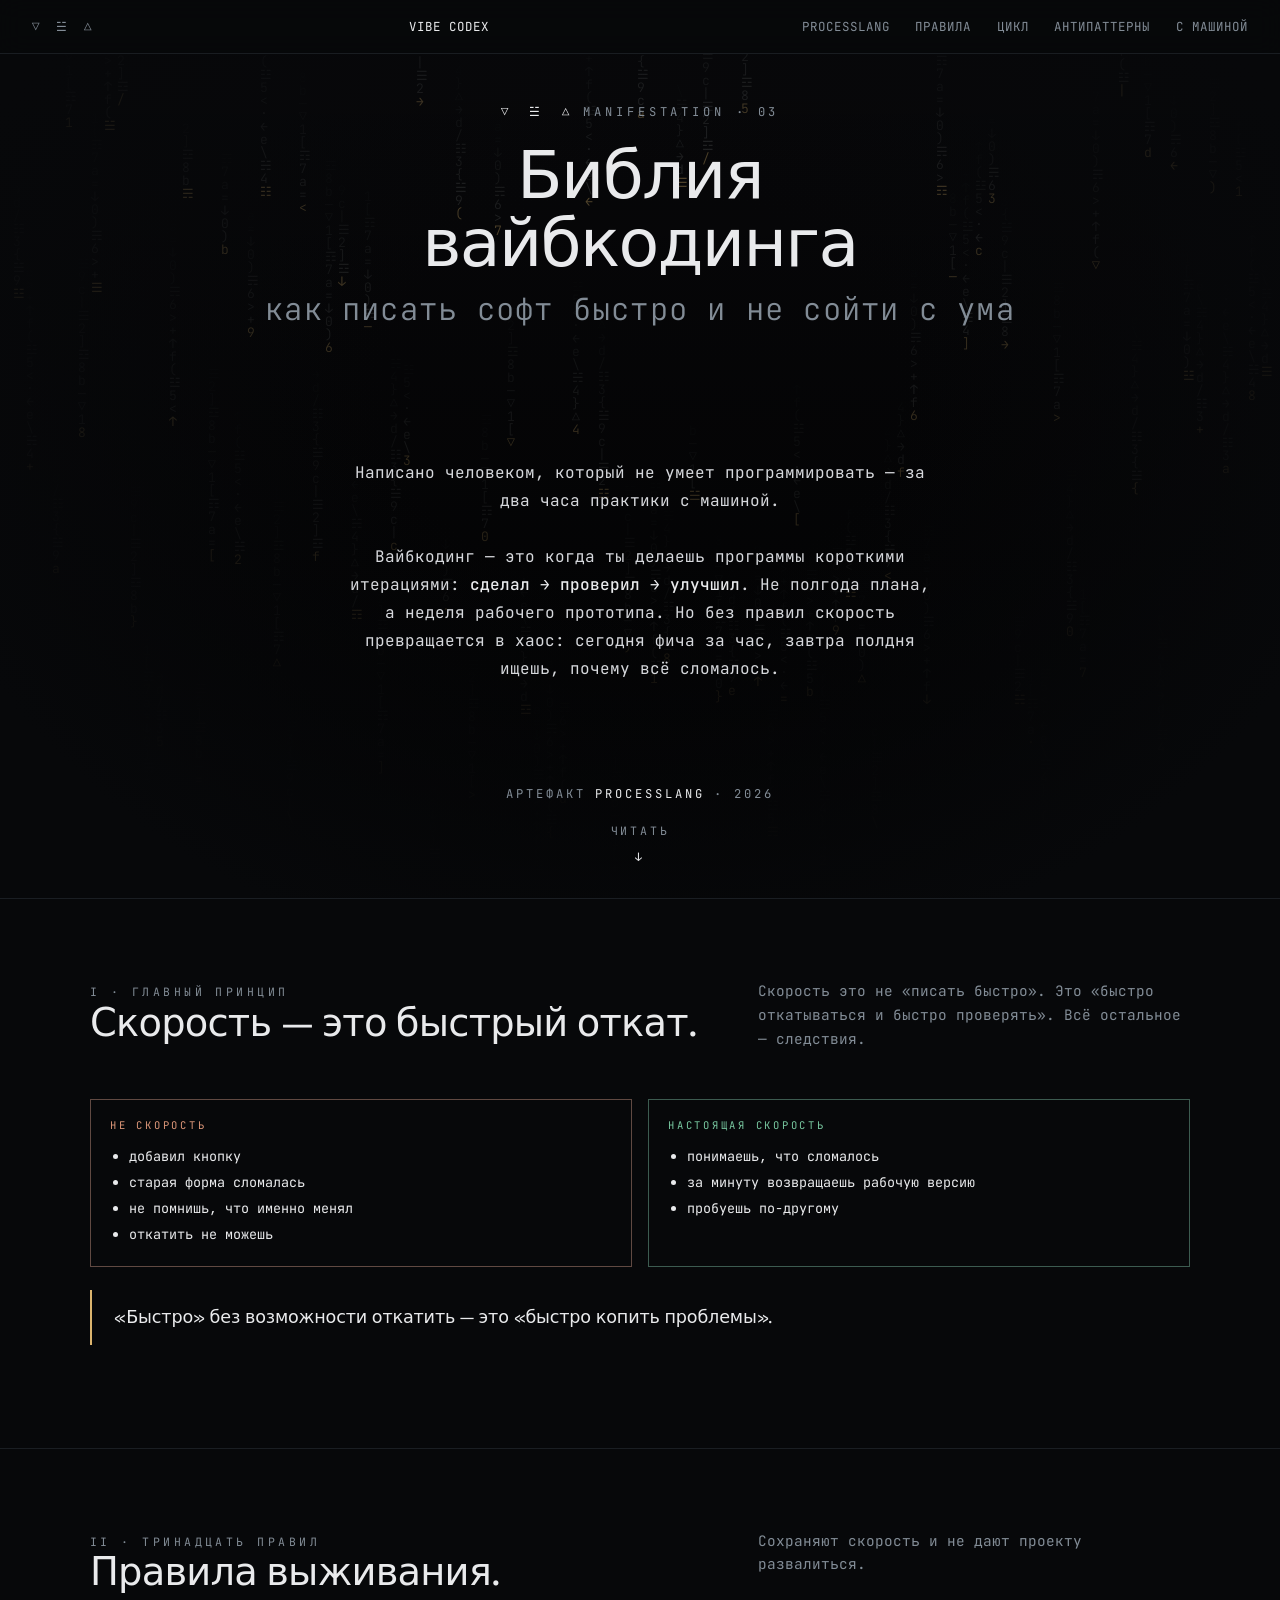
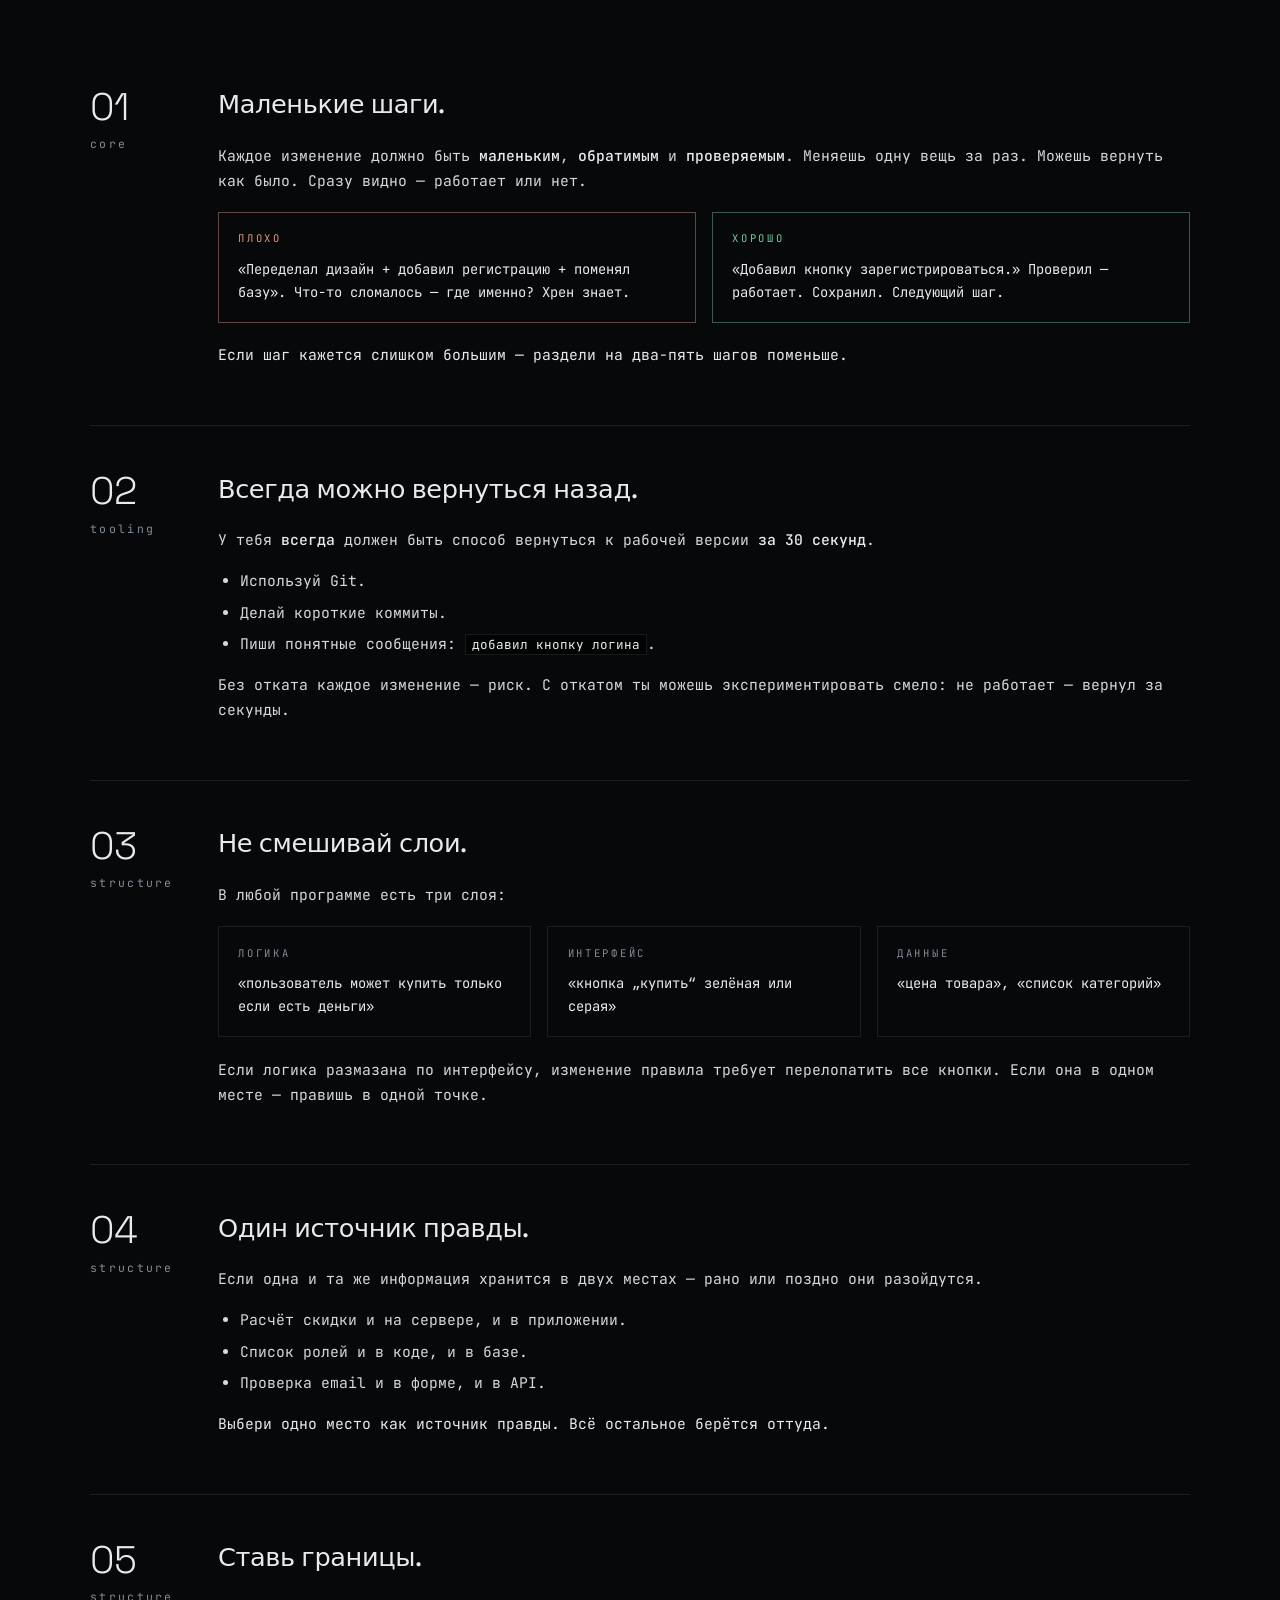
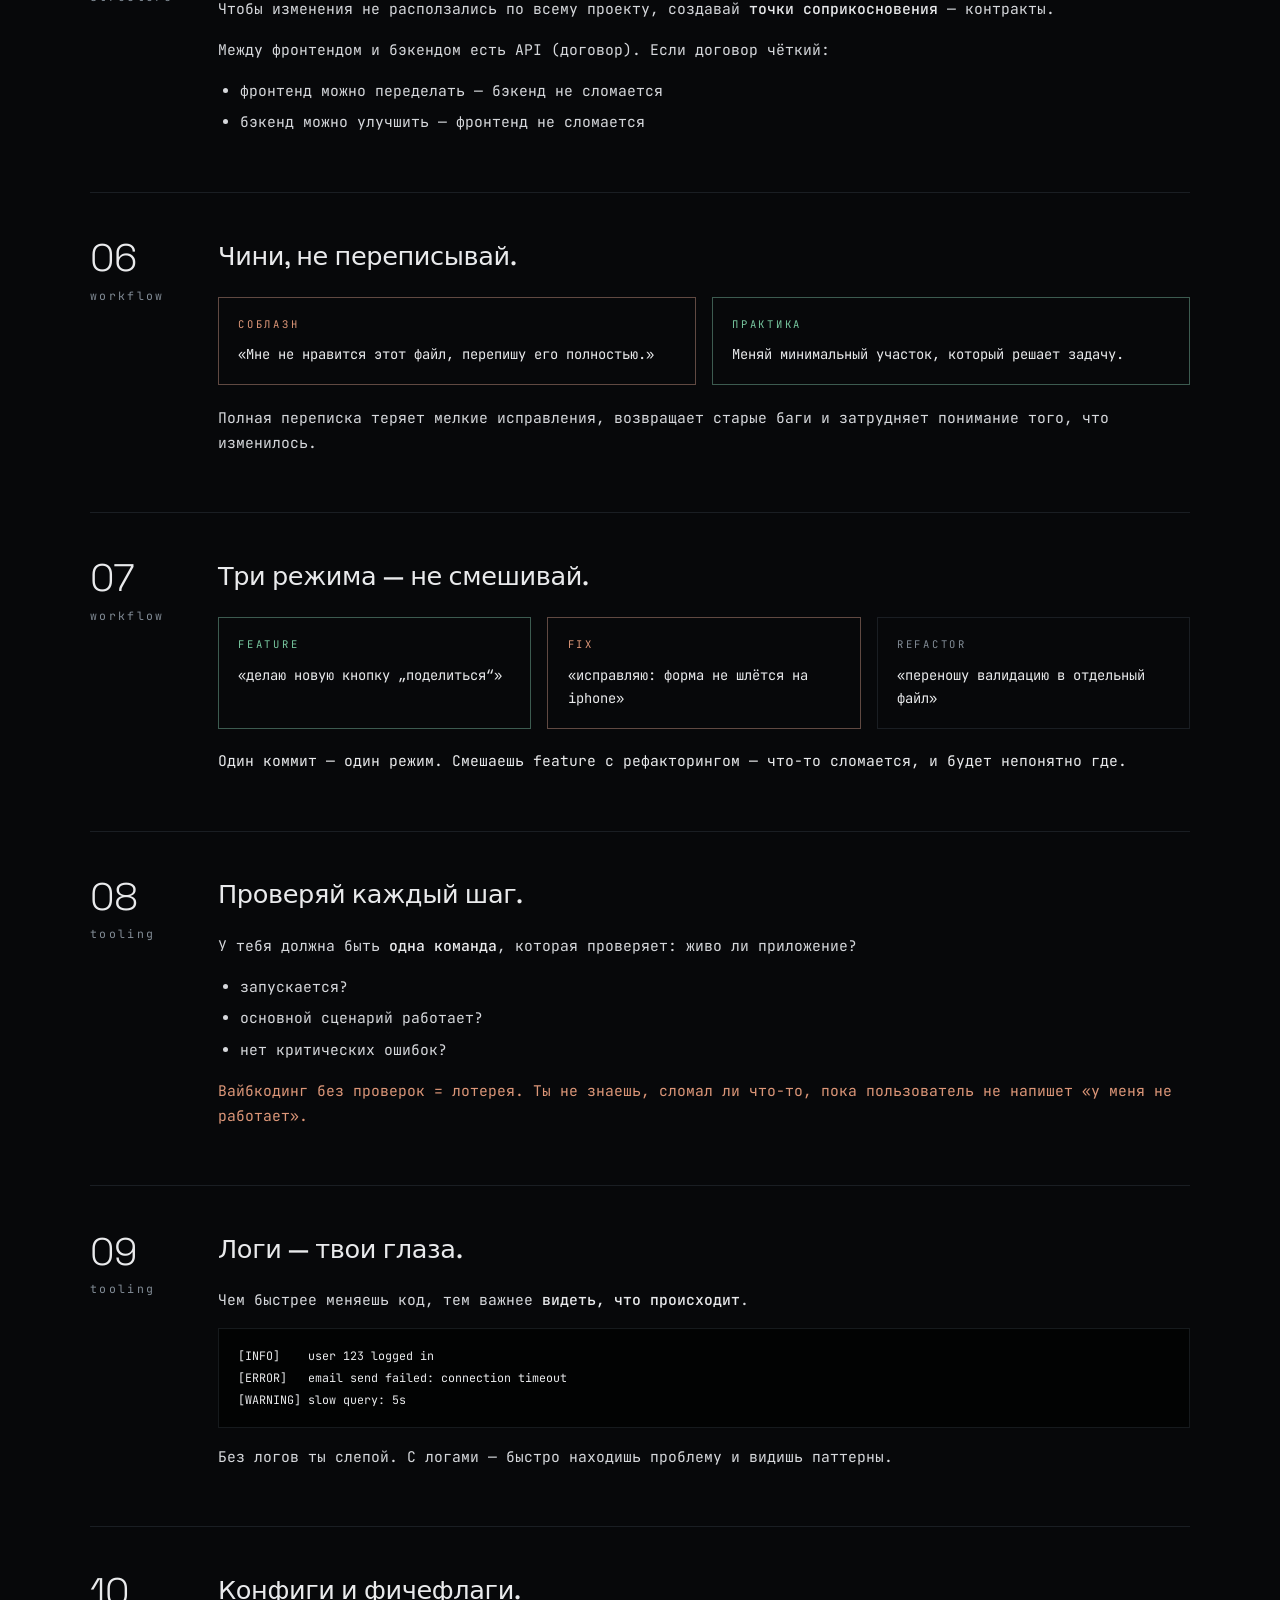
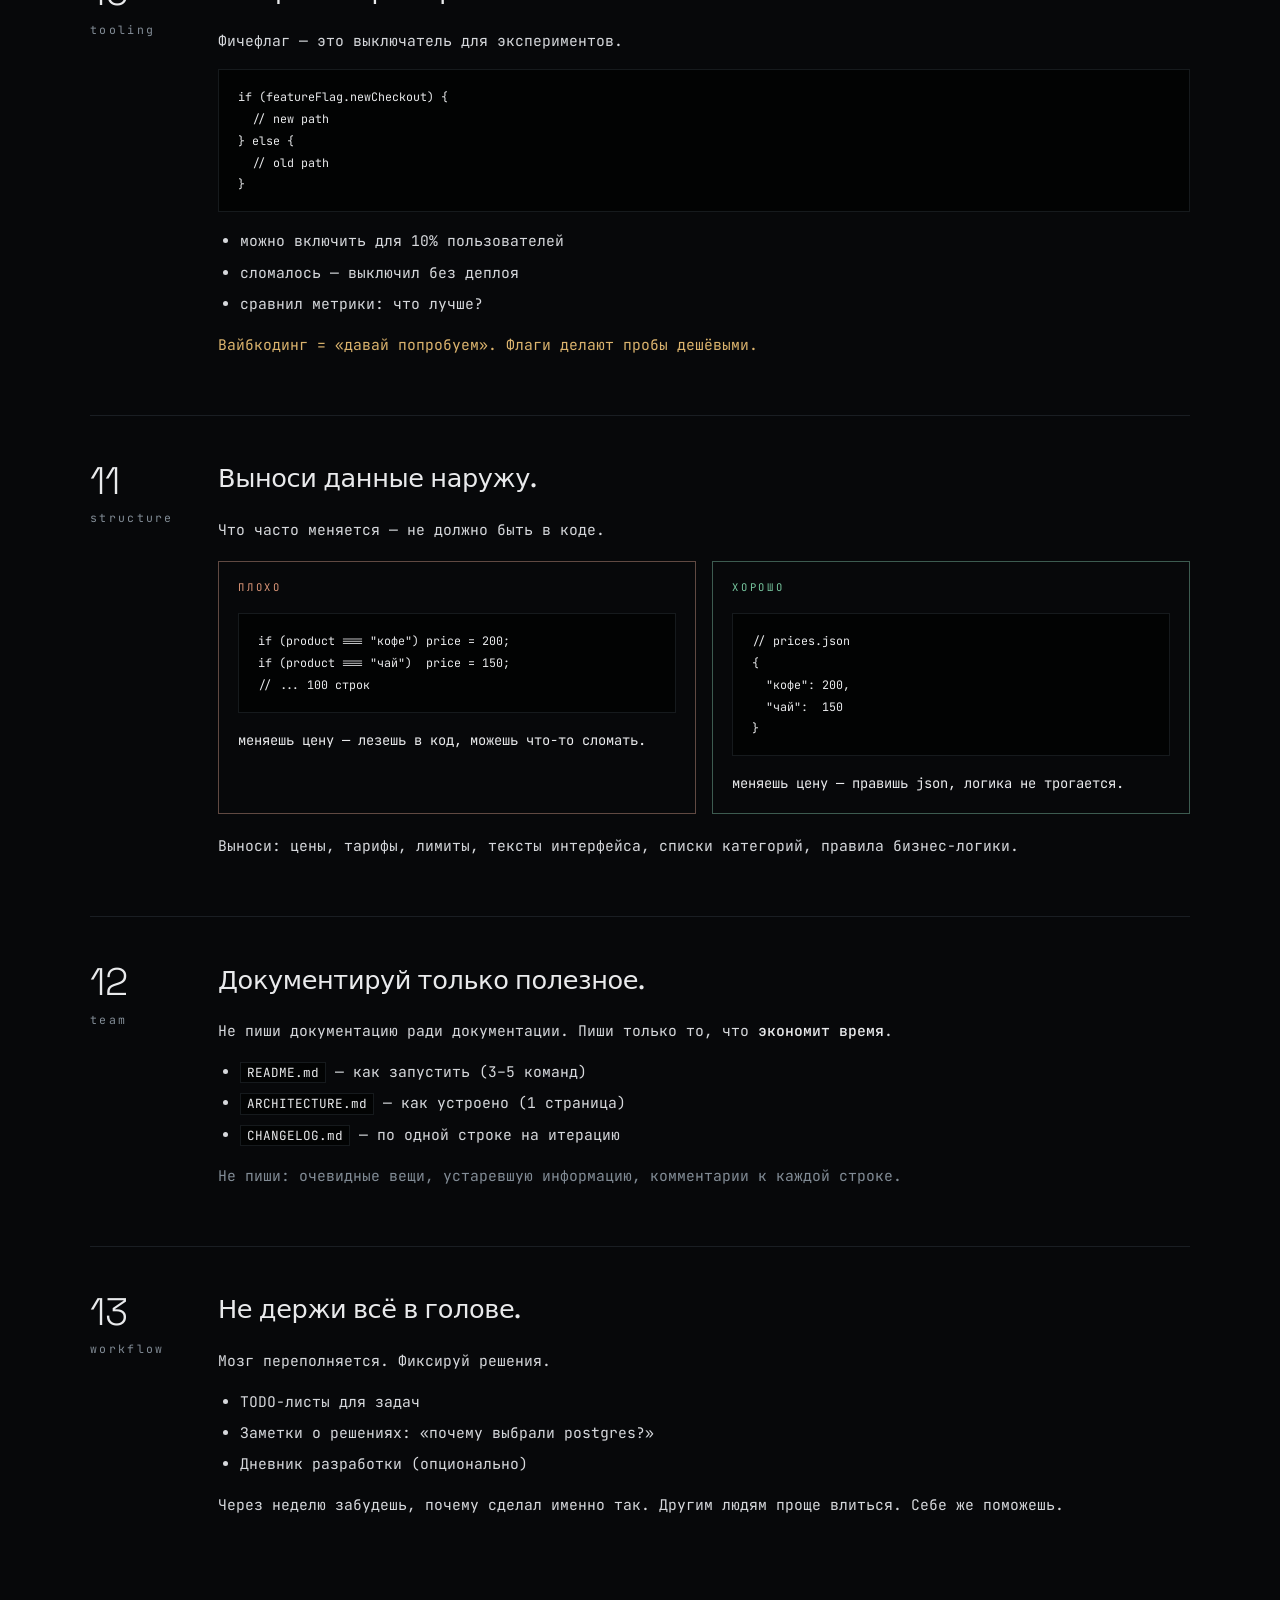
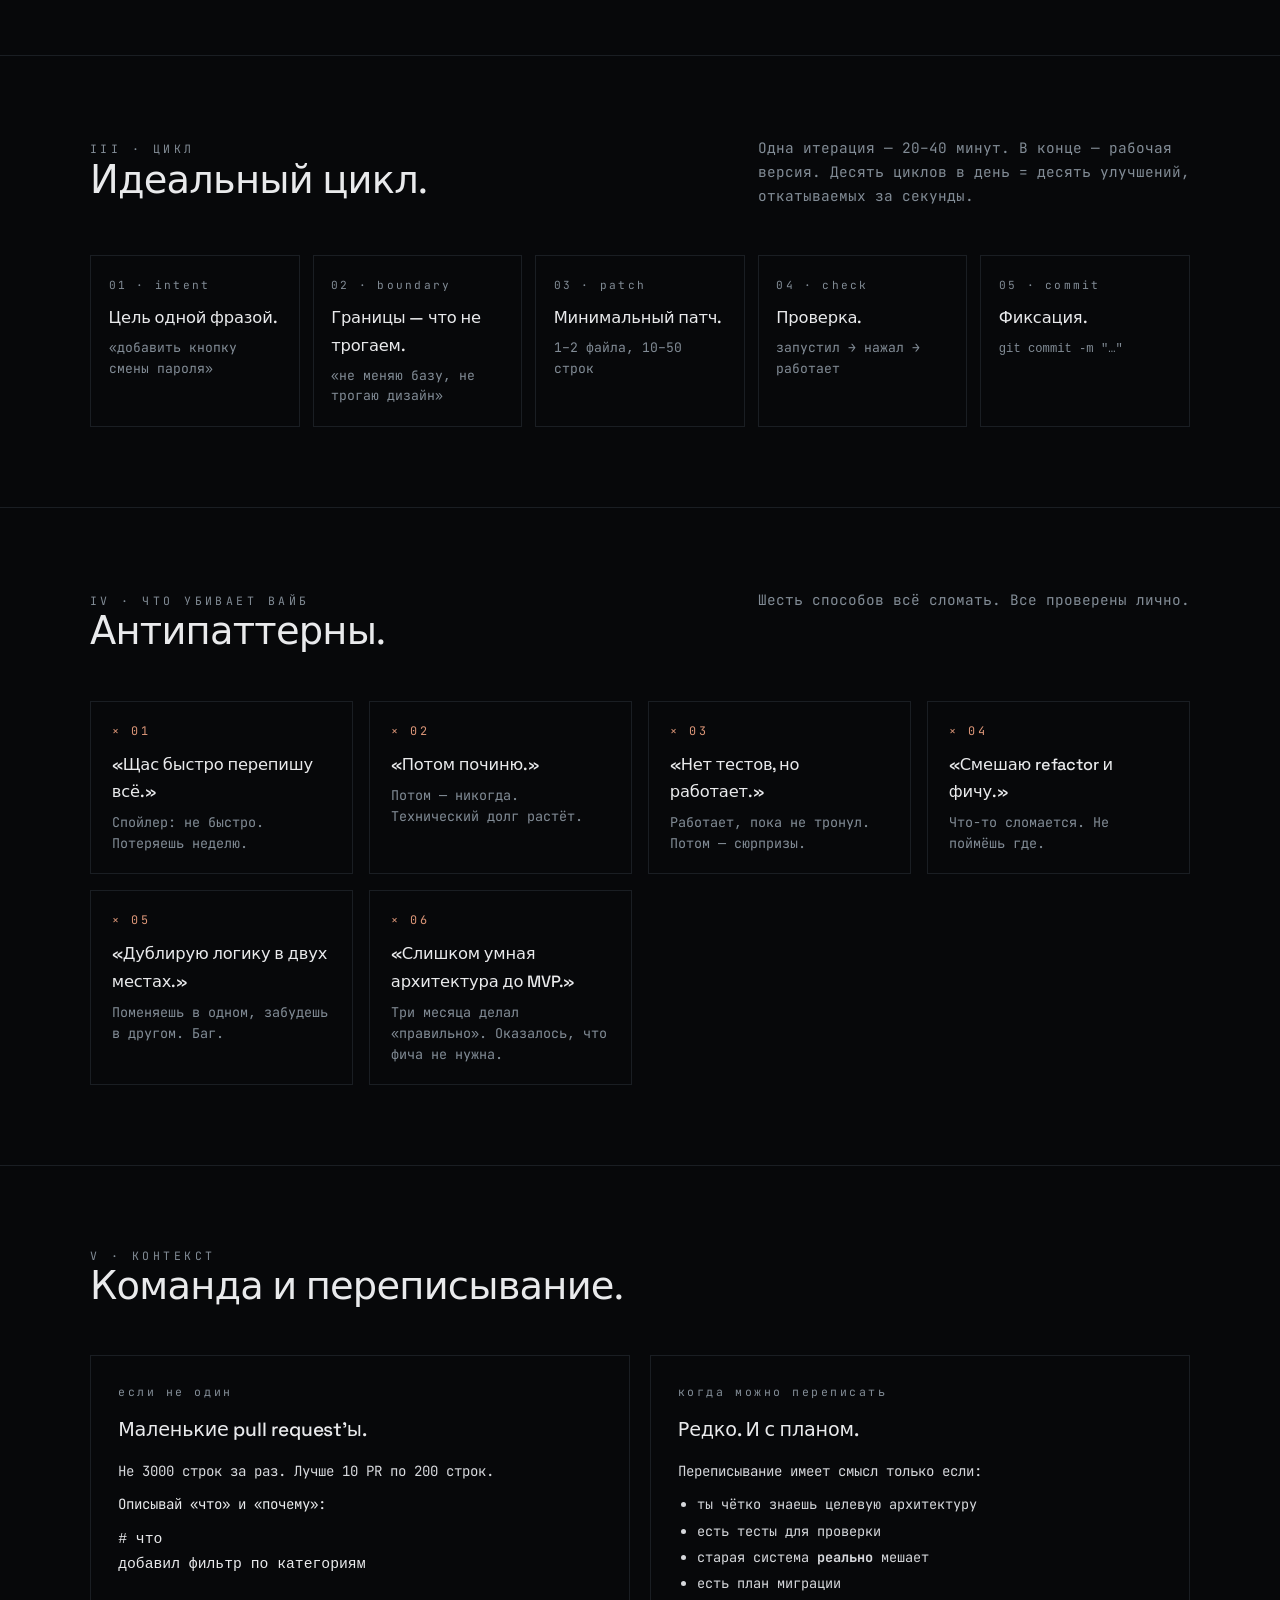
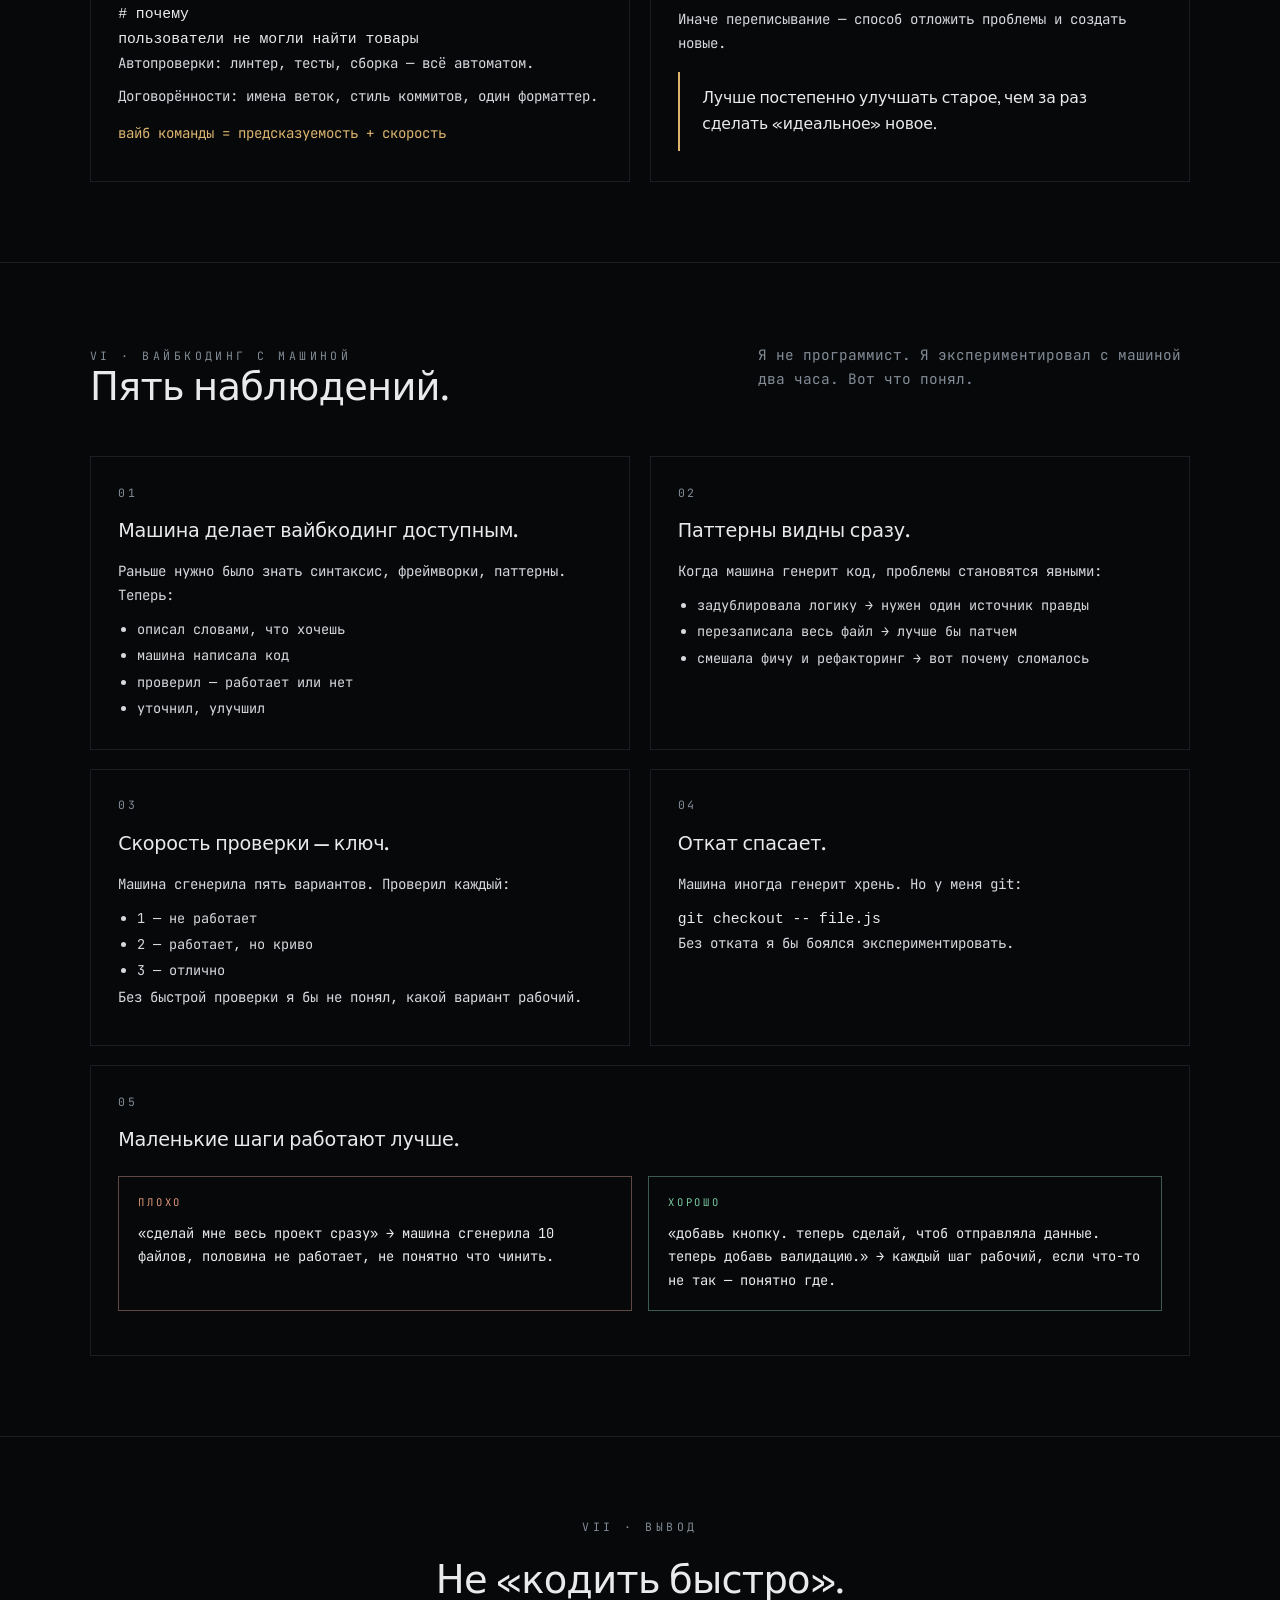
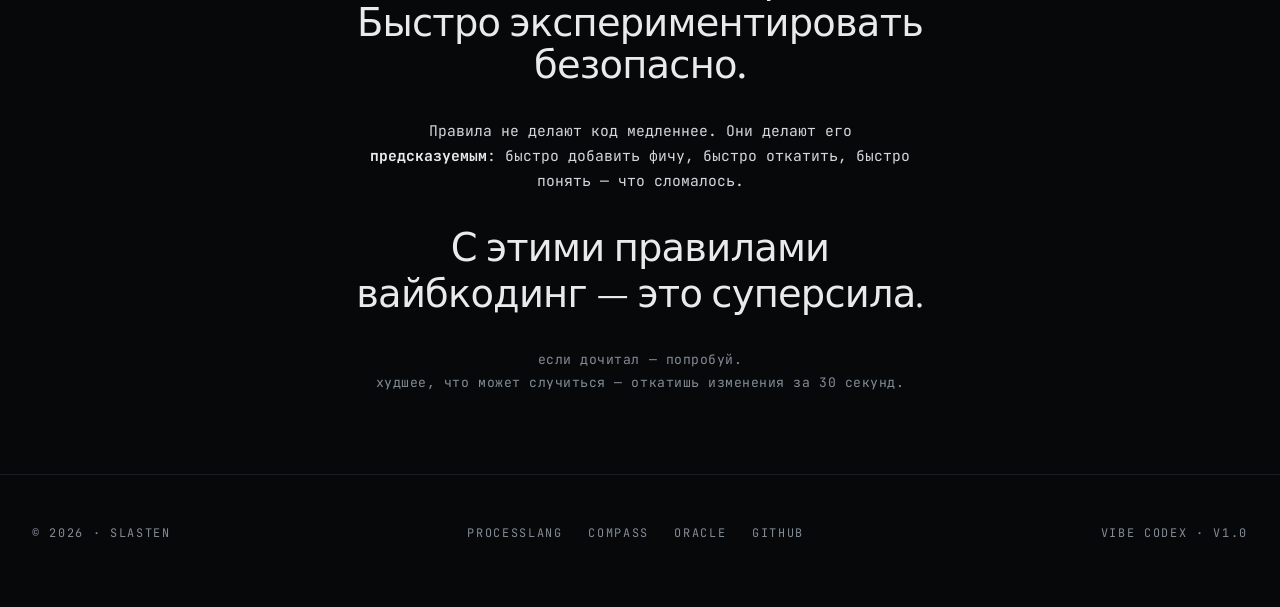
<file: vibe.html>
<!DOCTYPE html>
<html lang="ru">
<head>
<meta charset="UTF-8">
<meta name="viewport" content="width=device-width, initial-scale=1.0">
<title>Библия вайбкодинга · ProcessLang</title>
<meta name="description" content="Vibe codex — практика письма через состояние, не через план. Артефакт ProcessLang.">
<style>
  :root {
    --bg: #07080a;
    --fg: rgba(233,234,236,1);
    --dim: rgba(130,140,150,1);
    --rule: rgba(140,160,180,0.14);
    --accent: rgba(220,180,110,1);
    --ok:   rgba(120,200,160,1);
    --warn: rgba(220,150,120,1);
    --mono: 'JetBrains Mono', ui-monospace, 'SF Mono', Menlo, Consolas, monospace;
    --display: 'Space Grotesk', ui-sans-serif, system-ui, sans-serif;
  }

  * { margin: 0; padding: 0; box-sizing: border-box; }
  html, body { background: var(--bg); color: var(--fg); }
  body {
    font-family: var(--mono);
    font-size: 0.92rem;
    line-height: 1.7;
    overflow-x: hidden;
    min-height: 100vh;
    -webkit-font-smoothing: antialiased;
  }
  a { color: inherit; text-decoration: none; }
  a:hover { color: var(--accent); }

  /* —— Top strip (same vocabulary as index) —— */
  .strip {
    position: sticky; top: 0; z-index: 50;
    display: flex; align-items: center; justify-content: space-between;
    padding: 1rem 2rem;
    backdrop-filter: blur(12px);
    background: color-mix(in oklab, var(--bg) 88%, transparent);
    border-bottom: 1px solid var(--rule);
    font-family: var(--mono);
    font-size: 0.78rem;
    letter-spacing: 0.08em;
    text-transform: uppercase;
  }
  .strip .glyphs { color: var(--dim); letter-spacing: 0.4em; }
  .strip .title { color: var(--fg); }
  .strip .nav { display: flex; gap: 1.6rem; color: var(--dim); }
  .strip .nav a:hover { color: var(--fg); }

  /* —— Hero —— */
  .hero {
    min-height: calc(100vh - 56px);
    display: grid;
    grid-template-rows: auto 1fr auto;
    padding: 3rem 2rem 2rem;
    position: relative;
    isolation: isolate;
    overflow: hidden;
  }
  #hero-bg {
    position: absolute; inset: 0;
    width: 100%; height: 100%;
    z-index: -1;
    pointer-events: none;
    opacity: 0.75;
  }
  .hero::after {
    content: '';
    position: absolute; inset: 0;
    z-index: -1;
    background:
      radial-gradient(ellipse at 50% 40%, transparent 28%, var(--bg) 82%),
      linear-gradient(180deg, transparent 0%, color-mix(in oklab, var(--bg) 60%, black) 100%);
    pointer-events: none;
  }

  .hero-head {
    text-align: center;
    max-width: 960px;
    margin: 0 auto;
  }
  .hero-eyebrow {
    font-family: var(--mono);
    font-size: 0.76rem;
    letter-spacing: 0.32em;
    color: var(--dim);
    text-transform: uppercase;
    margin-bottom: 1.2rem;
  }
  .hero-eyebrow .glyph { color: var(--fg); margin-right: 0.6em; letter-spacing: 0.6em; }
  .hero-title {
    font-family: var(--display);
    font-weight: 400;
    font-size: clamp(2.2rem, 5.2vw, 4.2rem);
    line-height: 1.02;
    letter-spacing: -0.025em;
    color: var(--fg);
  }
  .hero-title em {
    font-style: normal;
    color: var(--dim);
    font-family: var(--mono);
    font-weight: 300;
    font-size: 0.46em;
    display: block;
    letter-spacing: 0.04em;
    margin-top: 1rem;
  }
  .hero-mid {
    display: flex; align-items: center; justify-content: center;
    padding: 3rem 0 1rem;
  }
  .hero-lede {
    max-width: 58ch;
    font-family: var(--mono);
    font-size: 1rem;
    line-height: 1.75;
    color: color-mix(in oklab, var(--fg) 82%, var(--dim));
    text-align: center;
    text-wrap: pretty;
  }
  .hero-lede strong { color: var(--fg); font-weight: 500; }

  .hero-tail {
    text-align: center;
    font-family: var(--mono);
    font-size: 0.76rem;
    color: var(--dim);
    letter-spacing: 0.24em;
    text-transform: uppercase;
  }
  .hero-tail a { color: var(--fg); }
  .hero-tail a:hover { color: var(--accent); }

  /* —— Sections —— */
  section {
    padding: 5rem 2rem;
    border-top: 1px solid var(--rule);
  }
  .section-inner {
    max-width: 1100px;
    margin: 0 auto;
  }
  .section-head {
    display: flex; align-items: baseline; justify-content: space-between;
    gap: 2rem; flex-wrap: wrap;
    margin-bottom: 3rem;
  }
  .eyebrow {
    font-family: var(--mono);
    font-size: 0.72rem;
    letter-spacing: 0.3em;
    color: var(--dim);
    text-transform: uppercase;
  }
  h2 {
    font-family: var(--display);
    font-weight: 400;
    font-size: clamp(1.7rem, 3vw, 2.5rem);
    letter-spacing: -0.02em;
    line-height: 1.1;
    color: var(--fg);
  }
  .lede {
    max-width: 48ch;
    color: var(--dim);
    font-size: 0.9rem;
    line-height: 1.65;
  }

  /* —— Rule cards (numbered, sober) —— */
  .rules { display: grid; grid-template-columns: 1fr; gap: 0; }
  .rule {
    display: grid;
    grid-template-columns: 96px 1fr;
    gap: 2rem;
    padding: 2.6rem 0;
    border-top: 1px solid var(--rule);
  }
  .rule:first-child { border-top: none; }
  @media (max-width: 740px) {
    .rule { grid-template-columns: 1fr; gap: 1rem; }
  }
  .rule-num {
    font-family: var(--mono);
    font-size: 0.72rem;
    color: var(--dim);
    letter-spacing: 0.2em;
    padding-top: 0.4em;
  }
  .rule-num .num {
    display: block;
    font-family: var(--display);
    font-size: 2.4rem;
    color: var(--fg);
    letter-spacing: -0.02em;
    font-weight: 300;
    line-height: 1;
    margin-bottom: 0.5rem;
  }
  .rule-body h3 {
    font-family: var(--display);
    font-weight: 500;
    font-size: clamp(1.25rem, 2vw, 1.6rem);
    letter-spacing: -0.015em;
    color: var(--fg);
    margin-bottom: 1rem;
  }
  .rule-body p { margin-bottom: 1rem; color: color-mix(in oklab, var(--fg) 82%, var(--dim)); }
  .rule-body ul { margin: 1rem 0 1rem 1.4rem; }
  .rule-body li { margin-bottom: 0.4rem; color: color-mix(in oklab, var(--fg) 82%, var(--dim)); }
  .rule-body strong { color: var(--fg); font-weight: 500; }
  .rule-body code {
    font-family: var(--mono);
    font-size: 0.86em;
    padding: 0.1em 0.45em;
    border: 1px solid var(--rule);
    color: var(--fg);
    background: color-mix(in oklab, var(--bg) 70%, black);
  }
  .rule-body pre {
    font-family: var(--mono);
    font-size: 0.85rem;
    padding: 1rem 1.2rem;
    margin: 1rem 0;
    border: 1px solid var(--rule);
    background: color-mix(in oklab, var(--bg) 70%, black);
    overflow-x: auto;
    line-height: 1.6;
    color: var(--fg);
  }
  .rule-body pre code { border: none; padding: 0; background: none; }

  /* —— Example blocks (good/bad) —— */
  .pair { display: grid; grid-template-columns: 1fr 1fr; gap: 1rem; margin: 1.2rem 0; }
  @media (max-width: 620px) { .pair { grid-template-columns: 1fr; } }
  .box {
    border: 1px solid var(--rule);
    padding: 1.1rem 1.2rem;
    font-size: 0.86rem;
  }
  .box .label {
    font-family: var(--mono);
    font-size: 0.66rem;
    letter-spacing: 0.26em;
    text-transform: uppercase;
    margin-bottom: 0.6rem;
    color: var(--dim);
  }
  .box.bad .label { color: var(--warn); }
  .box.good .label { color: var(--ok); }
  .box.bad { border-color: color-mix(in oklab, var(--warn) 36%, var(--rule)); }
  .box.good { border-color: color-mix(in oklab, var(--ok) 36%, var(--rule)); }
  .box ul { margin: 0.3rem 0 0 1.2rem; }
  .box li { margin-bottom: 0.2rem; font-size: 0.84rem; }

  /* —— Cycle list —— */
  .cycle {
    display: grid;
    grid-template-columns: repeat(5, 1fr);
    gap: 0.8rem;
  }
  @media (max-width: 900px) { .cycle { grid-template-columns: 1fr 1fr; } }
  @media (max-width: 520px) { .cycle { grid-template-columns: 1fr; } }
  .cycle-cell {
    border: 1px solid var(--rule);
    padding: 1.2rem 1.1rem;
    min-height: 170px;
    position: relative;
  }
  .cycle-cell .step {
    font-family: var(--mono);
    font-size: 0.7rem;
    letter-spacing: 0.2em;
    color: var(--dim);
    margin-bottom: 0.6rem;
  }
  .cycle-cell h4 {
    font-family: var(--display);
    font-weight: 500;
    font-size: 1.02rem;
    letter-spacing: -0.01em;
    color: var(--fg);
    margin-bottom: 0.4rem;
  }
  .cycle-cell p {
    font-size: 0.82rem;
    line-height: 1.55;
    color: var(--dim);
  }
  .cycle-cell code { font-size: 0.76rem; }

  /* —— Antipatterns grid —— */
  .antis { display: grid; grid-template-columns: repeat(auto-fit, minmax(260px, 1fr)); gap: 1rem; }
  .anti {
    border: 1px solid var(--rule);
    padding: 1.2rem 1.3rem;
    position: relative;
  }
  .anti .mark {
    font-family: var(--mono);
    font-size: 0.74rem;
    color: var(--warn);
    letter-spacing: 0.22em;
    text-transform: uppercase;
    margin-bottom: 0.6rem;
  }
  .anti h4 {
    font-family: var(--display);
    font-weight: 500;
    font-size: 1.02rem;
    color: var(--fg);
    margin-bottom: 0.4rem;
    letter-spacing: -0.01em;
  }
  .anti p { font-size: 0.84rem; color: var(--dim); line-height: 1.55; }

  /* —— Machine section (split) —— */
  .machine-grid {
    display: grid;
    grid-template-columns: 1fr 1fr;
    gap: 1.2rem;
  }
  @media (max-width: 780px) { .machine-grid { grid-template-columns: 1fr; } }
  .machine-note {
    border: 1px solid var(--rule);
    padding: 1.6rem 1.7rem;
  }
  .machine-note .n {
    font-family: var(--mono);
    font-size: 0.72rem;
    color: var(--dim);
    letter-spacing: 0.22em;
    margin-bottom: 0.8rem;
  }
  .machine-note h4 {
    font-family: var(--display);
    font-weight: 500;
    font-size: 1.2rem;
    color: var(--fg);
    margin-bottom: 0.8rem;
    letter-spacing: -0.01em;
  }
  .machine-note p { font-size: 0.88rem; color: color-mix(in oklab, var(--fg) 82%, var(--dim)); margin-bottom: 0.6rem; }
  .machine-note ul { margin: 0.2rem 0 0.2rem 1.2rem; }
  .machine-note li { font-size: 0.85rem; color: color-mix(in oklab, var(--fg) 82%, var(--dim)); margin-bottom: 0.2rem; }

  /* —— Closing block —— */
  .closing {
    max-width: 760px; margin: 0 auto;
    text-align: center;
  }
  .closing .quote {
    font-family: var(--display);
    font-weight: 300;
    font-size: clamp(1.6rem, 3vw, 2.4rem);
    letter-spacing: -0.02em;
    line-height: 1.2;
    color: var(--fg);
    margin: 2rem 0;
    text-wrap: balance;
  }
  .closing .sign {
    font-family: var(--mono);
    font-size: 0.82rem;
    color: var(--dim);
    letter-spacing: 0.04em;
    margin-top: 2rem;
    line-height: 1.7;
  }

  /* —— Footer —— */
  footer {
    padding: 3rem 2rem 4rem;
    border-top: 1px solid var(--rule);
    display: flex; align-items: center; justify-content: space-between;
    gap: 2rem; flex-wrap: wrap;
    font-family: var(--mono);
    font-size: 0.74rem;
    letter-spacing: 0.14em;
    color: var(--dim);
    text-transform: uppercase;
  }
  footer a:hover { color: var(--fg); }

  /* —— Accent quote block in manifesto —— */
  .pullout {
    border-left: 2px solid var(--accent);
    padding: 0.8rem 1.4rem;
    margin: 1.4rem 0;
    font-family: var(--display);
    font-weight: 400;
    font-size: 1.1rem;
    color: var(--fg);
    letter-spacing: -0.01em;
  }

  /* caret under hero */
  .scroll-hint {
    font-family: var(--mono);
    font-size: 0.72rem;
    color: var(--dim);
    letter-spacing: 0.24em;
    text-transform: uppercase;
    text-align: center;
    padding-top: 1rem;
  }
  .scroll-hint .arrow { display: block; margin-top: 0.4rem; color: var(--fg); }

</style>
<link rel="preconnect" href="https://fonts.googleapis.com">
<link rel="preconnect" href="https://fonts.gstatic.com" crossorigin>
<link href="https://fonts.googleapis.com/css2?family=Space+Grotesk:wght@300;400;500;600&family=JetBrains+Mono:wght@300;400;500&display=swap" rel="stylesheet">
</head>
<body>

<div class="strip">
  <div class="glyphs" title="vibe = flow · runtime · manifest">▽ ☱ △</div>
  <div class="title">Vibe Codex</div>
  <nav class="nav">
    <a href="index.html">processlang</a>
    <a href="#rules">правила</a>
    <a href="#cycle">цикл</a>
    <a href="#antis">антипаттерны</a>
    <a href="#machine">с машиной</a>
  </nav>
</div>

<!-- HERO -->
<div class="hero">
  <canvas id="hero-bg"></canvas>

  <div class="hero-head">
    <div class="hero-eyebrow"><span class="glyph">▽ ☱ △</span>manifestation · 03</div>
    <h1 class="hero-title">
      Библия<br>вайбкодинга
      <em>как писать софт быстро и не сойти с ума</em>
    </h1>
  </div>

  <div class="hero-mid">
    <p class="hero-lede">
      Написано человеком, который не умеет программировать — за два часа практики с машиной.
      <br><br>
      Вайбкодинг — это когда ты делаешь программы короткими итерациями: <strong>сделал → проверил → улучшил</strong>. Не полгода плана, а неделя рабочего прототипа. Но без правил скорость превращается в хаос: сегодня фича за час, завтра полдня ищешь, почему всё сломалось.
    </p>
  </div>

  <div class="hero-tail">
    артефакт <a href="index.html">processlang</a> · 2026
    <div class="scroll-hint">читать <span class="arrow">↓</span></div>
  </div>
</div>

<!-- MAIN PRINCIPLE -->
<section id="principle">
  <div class="section-inner">
    <div class="section-head">
      <div>
        <div class="eyebrow">I · главный принцип</div>
        <h2>Скорость — это быстрый откат.</h2>
      </div>
      <div class="lede">
        Скорость это не «писать быстро». Это «быстро откатываться и быстро проверять». Всё остальное — следствия.
      </div>
    </div>

    <div class="pair">
      <div class="box bad">
        <div class="label">не скорость</div>
        <ul>
          <li>добавил кнопку</li>
          <li>старая форма сломалась</li>
          <li>не помнишь, что именно менял</li>
          <li>откатить не можешь</li>
        </ul>
      </div>
      <div class="box good">
        <div class="label">настоящая скорость</div>
        <ul>
          <li>понимаешь, что сломалось</li>
          <li>за минуту возвращаешь рабочую версию</li>
          <li>пробуешь по-другому</li>
        </ul>
      </div>
    </div>

    <div class="pullout">«Быстро» без возможности откатить — это «быстро копить проблемы».</div>
  </div>
</section>

<!-- RULES -->
<section id="rules">
  <div class="section-inner">
    <div class="section-head">
      <div>
        <div class="eyebrow">II · тринадцать правил</div>
        <h2>Правила выживания.</h2>
      </div>
      <div class="lede">Сохраняют скорость и не дают проекту развалиться.</div>
    </div>

    <div class="rules">
      <div class="rule">
        <div class="rule-num"><span class="num">01</span>core</div>
        <div class="rule-body">
          <h3>Маленькие шаги.</h3>
          <p>Каждое изменение должно быть <strong>маленьким</strong>, <strong>обратимым</strong> и <strong>проверяемым</strong>. Меняешь одну вещь за раз. Можешь вернуть как было. Сразу видно — работает или нет.</p>
          <div class="pair">
            <div class="box bad">
              <div class="label">плохо</div>
              «Переделал дизайн + добавил регистрацию + поменял базу». Что-то сломалось — где именно? Хрен знает.
            </div>
            <div class="box good">
              <div class="label">хорошо</div>
              «Добавил кнопку зарегистрироваться.» Проверил — работает. Сохранил. Следующий шаг.
            </div>
          </div>
          <p style="color:var(--fg);">Если шаг кажется слишком большим — раздели на два-пять шагов поменьше.</p>
        </div>
      </div>

      <div class="rule">
        <div class="rule-num"><span class="num">02</span>tooling</div>
        <div class="rule-body">
          <h3>Всегда можно вернуться назад.</h3>
          <p>У тебя <strong>всегда</strong> должен быть способ вернуться к рабочей версии <strong>за 30 секунд</strong>.</p>
          <ul>
            <li>Используй Git.</li>
            <li>Делай короткие коммиты.</li>
            <li>Пиши понятные сообщения: <code>добавил кнопку логина</code>.</li>
          </ul>
          <p>Без отката каждое изменение — риск. С откатом ты можешь экспериментировать смело: не работает — вернул за секунды.</p>
        </div>
      </div>

      <div class="rule">
        <div class="rule-num"><span class="num">03</span>structure</div>
        <div class="rule-body">
          <h3>Не смешивай слои.</h3>
          <p>В любой программе есть три слоя:</p>
          <div class="pair" style="grid-template-columns: repeat(3, 1fr);">
            <div class="box"><div class="label">логика</div>«пользователь может купить только если есть деньги»</div>
            <div class="box"><div class="label">интерфейс</div>«кнопка „купить“ зелёная или серая»</div>
            <div class="box"><div class="label">данные</div>«цена товара», «список категорий»</div>
          </div>
          <p>Если логика размазана по интерфейсу, изменение правила требует перелопатить все кнопки. Если она в одном месте — правишь в одной точке.</p>
        </div>
      </div>

      <div class="rule">
        <div class="rule-num"><span class="num">04</span>structure</div>
        <div class="rule-body">
          <h3>Один источник правды.</h3>
          <p>Если одна и та же информация хранится в двух местах — рано или поздно они разойдутся.</p>
          <ul>
            <li>Расчёт скидки и на сервере, и в приложении.</li>
            <li>Список ролей и в коде, и в базе.</li>
            <li>Проверка email и в форме, и в API.</li>
          </ul>
          <p style="color:var(--fg);">Выбери одно место как источник правды. Всё остальное берётся оттуда.</p>
        </div>
      </div>

      <div class="rule">
        <div class="rule-num"><span class="num">05</span>structure</div>
        <div class="rule-body">
          <h3>Ставь границы.</h3>
          <p>Чтобы изменения не расползались по всему проекту, создавай <strong>точки соприкосновения</strong> — контракты.</p>
          <p>Между фронтендом и бэкендом есть API (договор). Если договор чёткий:</p>
          <ul>
            <li>фронтенд можно переделать — бэкенд не сломается</li>
            <li>бэкенд можно улучшить — фронтенд не сломается</li>
          </ul>
        </div>
      </div>

      <div class="rule">
        <div class="rule-num"><span class="num">06</span>workflow</div>
        <div class="rule-body">
          <h3>Чини, не переписывай.</h3>
          <div class="pair">
            <div class="box bad">
              <div class="label">соблазн</div>
              «Мне не нравится этот файл, перепишу его полностью.»
            </div>
            <div class="box good">
              <div class="label">практика</div>
              Меняй минимальный участок, который решает задачу.
            </div>
          </div>
          <p>Полная переписка теряет мелкие исправления, возвращает старые баги и затрудняет понимание того, что изменилось.</p>
        </div>
      </div>

      <div class="rule">
        <div class="rule-num"><span class="num">07</span>workflow</div>
        <div class="rule-body">
          <h3>Три режима — не смешивай.</h3>
          <div class="pair" style="grid-template-columns: repeat(3, 1fr);">
            <div class="box good"><div class="label">feature</div>«делаю новую кнопку „поделиться“»</div>
            <div class="box bad"><div class="label">fix</div>«исправляю: форма не шлётся на iphone»</div>
            <div class="box"><div class="label">refactor</div>«переношу валидацию в отдельный файл»</div>
          </div>
          <p style="color:var(--fg);">Один коммит — один режим. Смешаешь feature с рефакторингом — что-то сломается, и будет непонятно где.</p>
        </div>
      </div>

      <div class="rule">
        <div class="rule-num"><span class="num">08</span>tooling</div>
        <div class="rule-body">
          <h3>Проверяй каждый шаг.</h3>
          <p>У тебя должна быть <strong>одна команда</strong>, которая проверяет: живо ли приложение?</p>
          <ul>
            <li>запускается?</li>
            <li>основной сценарий работает?</li>
            <li>нет критических ошибок?</li>
          </ul>
          <p style="color:var(--warn);">Вайбкодинг без проверок = лотерея. Ты не знаешь, сломал ли что-то, пока пользователь не напишет «у меня не работает».</p>
        </div>
      </div>

      <div class="rule">
        <div class="rule-num"><span class="num">09</span>tooling</div>
        <div class="rule-body">
          <h3>Логи — твои глаза.</h3>
          <p>Чем быстрее меняешь код, тем важнее <strong>видеть, что происходит</strong>.</p>
<pre><code>[INFO]    user 123 logged in
[ERROR]   email send failed: connection timeout
[WARNING] slow query: 5s</code></pre>
          <p>Без логов ты слепой. С логами — быстро находишь проблему и видишь паттерны.</p>
        </div>
      </div>

      <div class="rule">
        <div class="rule-num"><span class="num">10</span>tooling</div>
        <div class="rule-body">
          <h3>Конфиги и фичефлаги.</h3>
          <p>Фичефлаг — это выключатель для экспериментов.</p>
<pre><code>if (featureFlag.newCheckout) {
  // new path
} else {
  // old path
}</code></pre>
          <ul>
            <li>можно включить для 10% пользователей</li>
            <li>сломалось — выключил без деплоя</li>
            <li>сравнил метрики: что лучше?</li>
          </ul>
          <p style="color:var(--accent);">Вайбкодинг = «давай попробуем». Флаги делают пробы дешёвыми.</p>
        </div>
      </div>

      <div class="rule">
        <div class="rule-num"><span class="num">11</span>structure</div>
        <div class="rule-body">
          <h3>Выноси данные наружу.</h3>
          <p>Что часто меняется — не должно быть в коде.</p>
          <div class="pair">
            <div class="box bad">
              <div class="label">плохо</div>
<pre><code>if (product === "кофе") price = 200;
if (product === "чай")  price = 150;
// ... 100 строк</code></pre>
              меняешь цену — лезешь в код, можешь что-то сломать.
            </div>
            <div class="box good">
              <div class="label">хорошо</div>
<pre><code>// prices.json
{
  "кофе": 200,
  "чай":  150
}</code></pre>
              меняешь цену — правишь json, логика не трогается.
            </div>
          </div>
          <p>Выноси: цены, тарифы, лимиты, тексты интерфейса, списки категорий, правила бизнес-логики.</p>
        </div>
      </div>

      <div class="rule">
        <div class="rule-num"><span class="num">12</span>team</div>
        <div class="rule-body">
          <h3>Документируй только полезное.</h3>
          <p>Не пиши документацию ради документации. Пиши только то, что <strong>экономит время</strong>.</p>
          <ul>
            <li><code>README.md</code> — как запустить (3–5 команд)</li>
            <li><code>ARCHITECTURE.md</code> — как устроено (1 страница)</li>
            <li><code>CHANGELOG.md</code> — по одной строке на итерацию</li>
          </ul>
          <p style="color:var(--dim);">Не пиши: очевидные вещи, устаревшую информацию, комментарии к каждой строке.</p>
        </div>
      </div>

      <div class="rule">
        <div class="rule-num"><span class="num">13</span>workflow</div>
        <div class="rule-body">
          <h3>Не держи всё в голове.</h3>
          <p>Мозг переполняется. Фиксируй решения.</p>
          <ul>
            <li>TODO-листы для задач</li>
            <li>Заметки о решениях: «почему выбрали postgres?»</li>
            <li>Дневник разработки (опционально)</li>
          </ul>
          <p>Через неделю забудешь, почему сделал именно так. Другим людям проще влиться. Себе же поможешь.</p>
        </div>
      </div>
    </div>
  </div>
</section>

<!-- IDEAL CYCLE -->
<section id="cycle">
  <div class="section-inner">
    <div class="section-head">
      <div>
        <div class="eyebrow">III · цикл</div>
        <h2>Идеальный цикл.</h2>
      </div>
      <div class="lede">Одна итерация — 20–40 минут. В конце — рабочая версия. Десять циклов в день = десять улучшений, откатываемых за секунды.</div>
    </div>

    <div class="cycle">
      <div class="cycle-cell">
        <div class="step">01 · intent</div>
        <h4>Цель одной фразой.</h4>
        <p>«добавить кнопку смены пароля»</p>
      </div>
      <div class="cycle-cell">
        <div class="step">02 · boundary</div>
        <h4>Границы — что не трогаем.</h4>
        <p>«не меняю базу, не трогаю дизайн»</p>
      </div>
      <div class="cycle-cell">
        <div class="step">03 · patch</div>
        <h4>Минимальный патч.</h4>
        <p>1–2 файла, 10–50 строк</p>
      </div>
      <div class="cycle-cell">
        <div class="step">04 · check</div>
        <h4>Проверка.</h4>
        <p>запустил → нажал → работает</p>
      </div>
      <div class="cycle-cell">
        <div class="step">05 · commit</div>
        <h4>Фиксация.</h4>
        <p><code>git commit -m "…"</code></p>
      </div>
    </div>
  </div>
</section>

<!-- ANTIPATTERNS -->
<section id="antis">
  <div class="section-inner">
    <div class="section-head">
      <div>
        <div class="eyebrow">IV · что убивает вайб</div>
        <h2>Антипаттерны.</h2>
      </div>
      <div class="lede">Шесть способов всё сломать. Все проверены лично.</div>
    </div>

    <div class="antis">
      <div class="anti">
        <div class="mark">× 01</div>
        <h4>«Щас быстро перепишу всё.»</h4>
        <p>Спойлер: не быстро. Потеряешь неделю.</p>
      </div>
      <div class="anti">
        <div class="mark">× 02</div>
        <h4>«Потом починю.»</h4>
        <p>Потом — никогда. Технический долг растёт.</p>
      </div>
      <div class="anti">
        <div class="mark">× 03</div>
        <h4>«Нет тестов, но работает.»</h4>
        <p>Работает, пока не тронул. Потом — сюрпризы.</p>
      </div>
      <div class="anti">
        <div class="mark">× 04</div>
        <h4>«Смешаю refactor и фичу.»</h4>
        <p>Что-то сломается. Не поймёшь где.</p>
      </div>
      <div class="anti">
        <div class="mark">× 05</div>
        <h4>«Дублирую логику в двух местах.»</h4>
        <p>Поменяешь в одном, забудешь в другом. Баг.</p>
      </div>
      <div class="anti">
        <div class="mark">× 06</div>
        <h4>«Слишком умная архитектура до MVP.»</h4>
        <p>Три месяца делал «правильно». Оказалось, что фича не нужна.</p>
      </div>
    </div>
  </div>
</section>

<!-- TEAM & REWRITE -->
<section id="team">
  <div class="section-inner">
    <div class="section-head">
      <div>
        <div class="eyebrow">V · контекст</div>
        <h2>Команда и переписывание.</h2>
      </div>
    </div>

    <div class="machine-grid">
      <div class="machine-note">
        <div class="n">если не один</div>
        <h4>Маленькие pull request'ы.</h4>
        <p>Не 3000 строк за раз. Лучше 10 PR по 200 строк.</p>
        <p style="color:var(--fg);">Описывай «что» и «почему»:</p>
<pre><code># что
добавил фильтр по категориям

# почему
пользователи не могли найти товары</code></pre>
        <p>Автопроверки: линтер, тесты, сборка — всё автоматом.</p>
        <p>Договорённости: имена веток, стиль коммитов, один форматтер.</p>
        <p style="color:var(--accent); margin-top:0.8rem;">вайб команды = предсказуемость + скорость</p>
      </div>

      <div class="machine-note">
        <div class="n">когда можно переписать</div>
        <h4>Редко. И с планом.</h4>
        <p>Переписывание имеет смысл только если:</p>
        <ul>
          <li>ты чётко знаешь целевую архитектуру</li>
          <li>есть тесты для проверки</li>
          <li>старая система <strong>реально</strong> мешает</li>
          <li>есть план миграции</li>
        </ul>
        <p style="margin-top:0.8rem;">Иначе переписывание — способ отложить проблемы и создать новые.</p>
        <div class="pullout" style="font-size:0.98rem; margin:1rem 0 0;">
          Лучше постепенно улучшать старое, чем за раз сделать «идеальное» новое.
        </div>
      </div>
    </div>
  </div>
</section>

<!-- WITH MACHINE -->
<section id="machine">
  <div class="section-inner">
    <div class="section-head">
      <div>
        <div class="eyebrow">VI · вайбкодинг с машиной</div>
        <h2>Пять наблюдений.</h2>
      </div>
      <div class="lede">Я не программист. Я экспериментировал с машиной два часа. Вот что понял.</div>
    </div>

    <div class="machine-grid">
      <div class="machine-note">
        <div class="n">01</div>
        <h4>Машина делает вайбкодинг доступным.</h4>
        <p>Раньше нужно было знать синтаксис, фреймворки, паттерны. Теперь:</p>
        <ul>
          <li>описал словами, что хочешь</li>
          <li>машина написала код</li>
          <li>проверил — работает или нет</li>
          <li>уточнил, улучшил</li>
        </ul>
      </div>
      <div class="machine-note">
        <div class="n">02</div>
        <h4>Паттерны видны сразу.</h4>
        <p>Когда машина генерит код, проблемы становятся явными:</p>
        <ul>
          <li>задублировала логику → нужен один источник правды</li>
          <li>перезаписала весь файл → лучше бы патчем</li>
          <li>смешала фичу и рефакторинг → вот почему сломалось</li>
        </ul>
      </div>
      <div class="machine-note">
        <div class="n">03</div>
        <h4>Скорость проверки — ключ.</h4>
        <p>Машина сгенерила пять вариантов. Проверил каждый:</p>
        <ul>
          <li>1 — не работает</li>
          <li>2 — работает, но криво</li>
          <li>3 — отлично</li>
        </ul>
        <p>Без быстрой проверки я бы не понял, какой вариант рабочий.</p>
      </div>
      <div class="machine-note">
        <div class="n">04</div>
        <h4>Откат спасает.</h4>
        <p>Машина иногда генерит хрень. Но у меня git:</p>
<pre><code>git checkout -- file.js</code></pre>
        <p>Без отката я бы боялся экспериментировать.</p>
      </div>
      <div class="machine-note" style="grid-column: 1 / -1;">
        <div class="n">05</div>
        <h4>Маленькие шаги работают лучше.</h4>
        <div class="pair">
          <div class="box bad">
            <div class="label">плохо</div>
            «сделай мне весь проект сразу» → машина сгенерила 10 файлов, половина не работает, не понятно что чинить.
          </div>
          <div class="box good">
            <div class="label">хорошо</div>
            «добавь кнопку. теперь сделай, чтоб отправляла данные. теперь добавь валидацию.» → каждый шаг рабочий, если что-то не так — понятно где.
          </div>
        </div>
      </div>
    </div>
  </div>
</section>

<!-- CLOSING -->
<section id="closing">
  <div class="section-inner">
    <div class="closing">
      <div class="eyebrow" style="margin-bottom:1.4rem;">VII · вывод</div>
      <h2 style="margin-bottom:1.5rem;">Не «кодить быстро».<br>Быстро экспериментировать безопасно.</h2>

      <p style="max-width:60ch; margin: 2rem auto; color: color-mix(in oklab, var(--fg) 80%, var(--dim));">
        Правила не делают код медленнее. Они делают его <strong style="color:var(--fg);">предсказуемым</strong>: быстро добавить фичу, быстро откатить, быстро понять — что сломалось.
      </p>

      <div class="quote">С этими правилами вайбкодинг — это суперсила.</div>

      <div class="sign">
        если дочитал — попробуй.<br>
        худшее, что может случиться — откатишь изменения за 30 секунд.
      </div>
    </div>
  </div>
</section>

<footer>
  <div>© 2026 · slasten</div>
  <div style="display:flex; gap:1.6rem;">
    <a href="index.html">processlang</a>
    <a href="compass.html">compass</a>
    <a href="oracle.html">oracle</a>
    <a href="https://github.com/slasten3826/processlang" target="_blank" rel="noopener">github</a>
  </div>
  <div style="color:var(--dim);">vibe codex · v1.0</div>
</footer>

<script>
// Hero background — ASCII rain (typewriter / code stream).
// Matches the "vibe = writing through state" metaphor: vertical streams of
// mono glyphs falling at different speeds. Very low contrast, meditative.
(function () {
  const canvas = document.getElementById('hero-bg');
  if (!canvas) return;
  const ctx = canvas.getContext('2d');

  const chars = '▽☰☷☵☳☴☶☲☱△·+=—|/\\()[]{}<>abcdef0123456789→←↑↓';
  let cols = [];
  let W = 0, H = 0, fontSize = 16;

  function resize() {
    const rect = canvas.parentElement.getBoundingClientRect();
    const dpr = window.devicePixelRatio || 1;
    canvas.width = rect.width * dpr;
    canvas.height = rect.height * dpr;
    ctx.setTransform(1,0,0,1,0,0);
    ctx.scale(dpr, dpr);
    W = rect.width; H = rect.height;
    fontSize = Math.max(13, Math.floor(W / 110));
    const colCount = Math.ceil(W / fontSize);
    cols = Array.from({ length: colCount }, () => ({
      y: Math.random() * H,
      speed: 0.3 + Math.random() * 0.7,
      trail: 6 + Math.floor(Math.random() * 12),
      seed: Math.random() * 1000,
    }));
  }
  resize();
  window.addEventListener('resize', resize);

  let t = 0;
  function frame() {
    t += 1;
    // fade previous frame (creates trails)
    ctx.fillStyle = 'rgba(7, 8, 10, 0.14)';
    ctx.fillRect(0, 0, W, H);

    ctx.font = `300 ${fontSize}px 'JetBrains Mono', monospace`;
    ctx.textBaseline = 'top';

    cols.forEach((col, i) => {
      col.y += col.speed * 0.7;
      if (col.y > H + col.trail * fontSize) col.y = -col.trail * fontSize;
      const x = i * fontSize;
      // head
      const headCh = chars[(t + i * 7) % chars.length];
      ctx.fillStyle = 'rgba(220, 180, 110, 0.55)';
      ctx.fillText(headCh, x, col.y);
      // trail
      for (let k = 1; k < col.trail; k++) {
        const alpha = (1 - k / col.trail) * 0.25;
        ctx.fillStyle = `rgba(200, 200, 200, ${alpha})`;
        const ch = chars[(t + i * 7 + k * 13 + Math.floor(col.seed)) % chars.length];
        ctx.fillText(ch, x, col.y - k * fontSize);
      }
    });

    requestAnimationFrame(frame);
  }
  frame();
})();
</script>

</body>
</html>
</file>
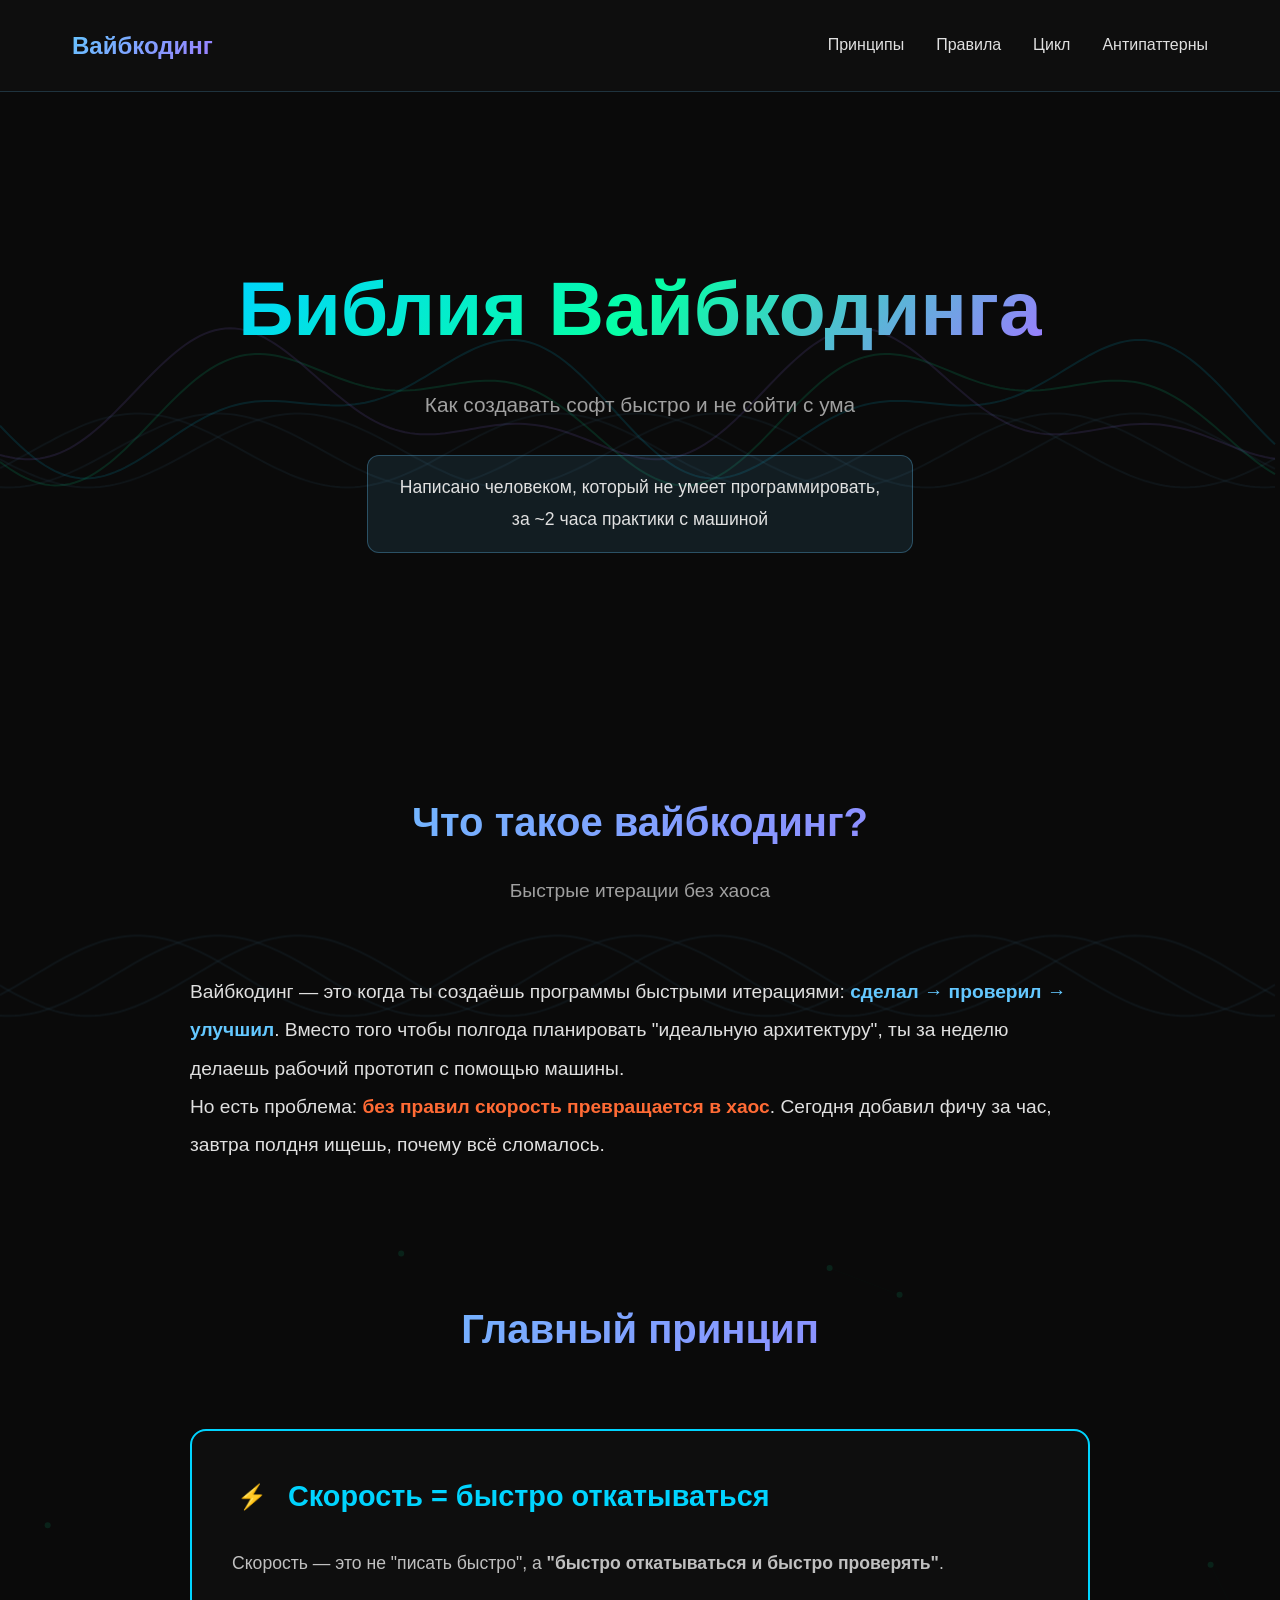
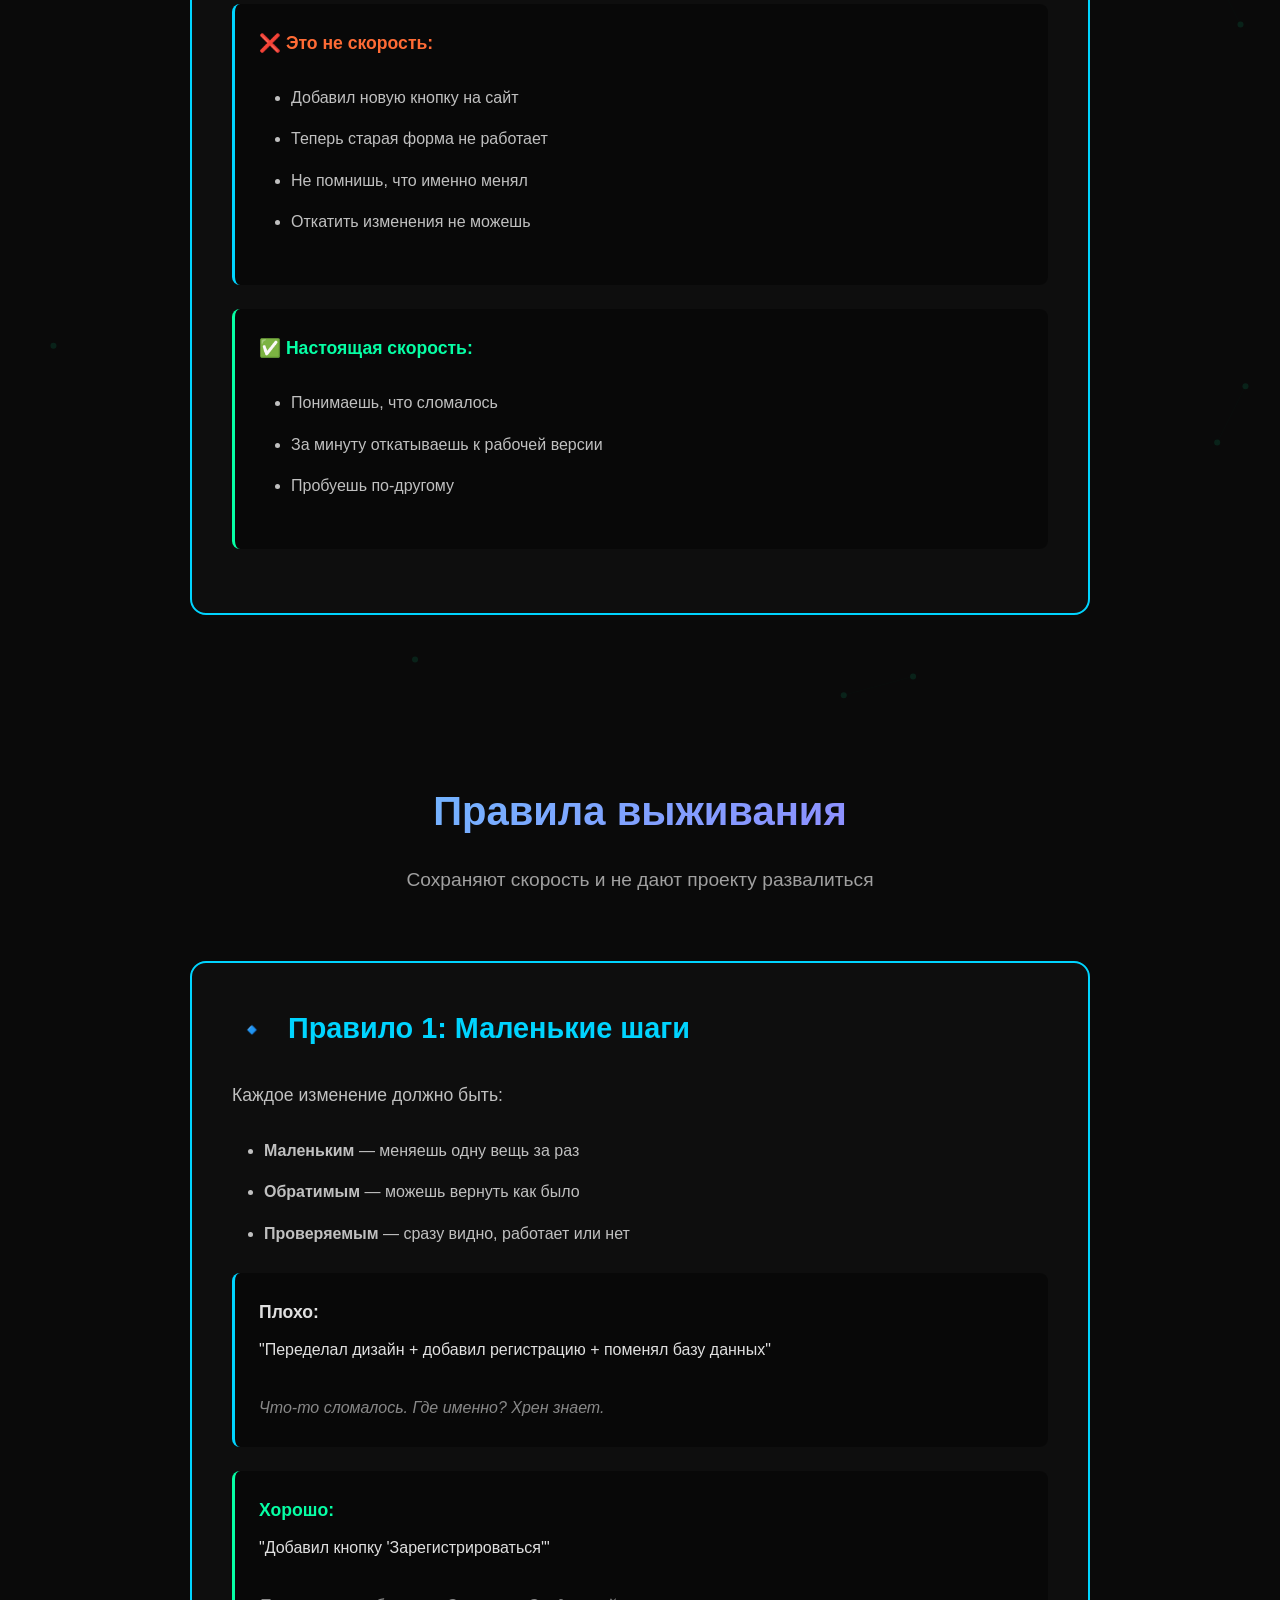
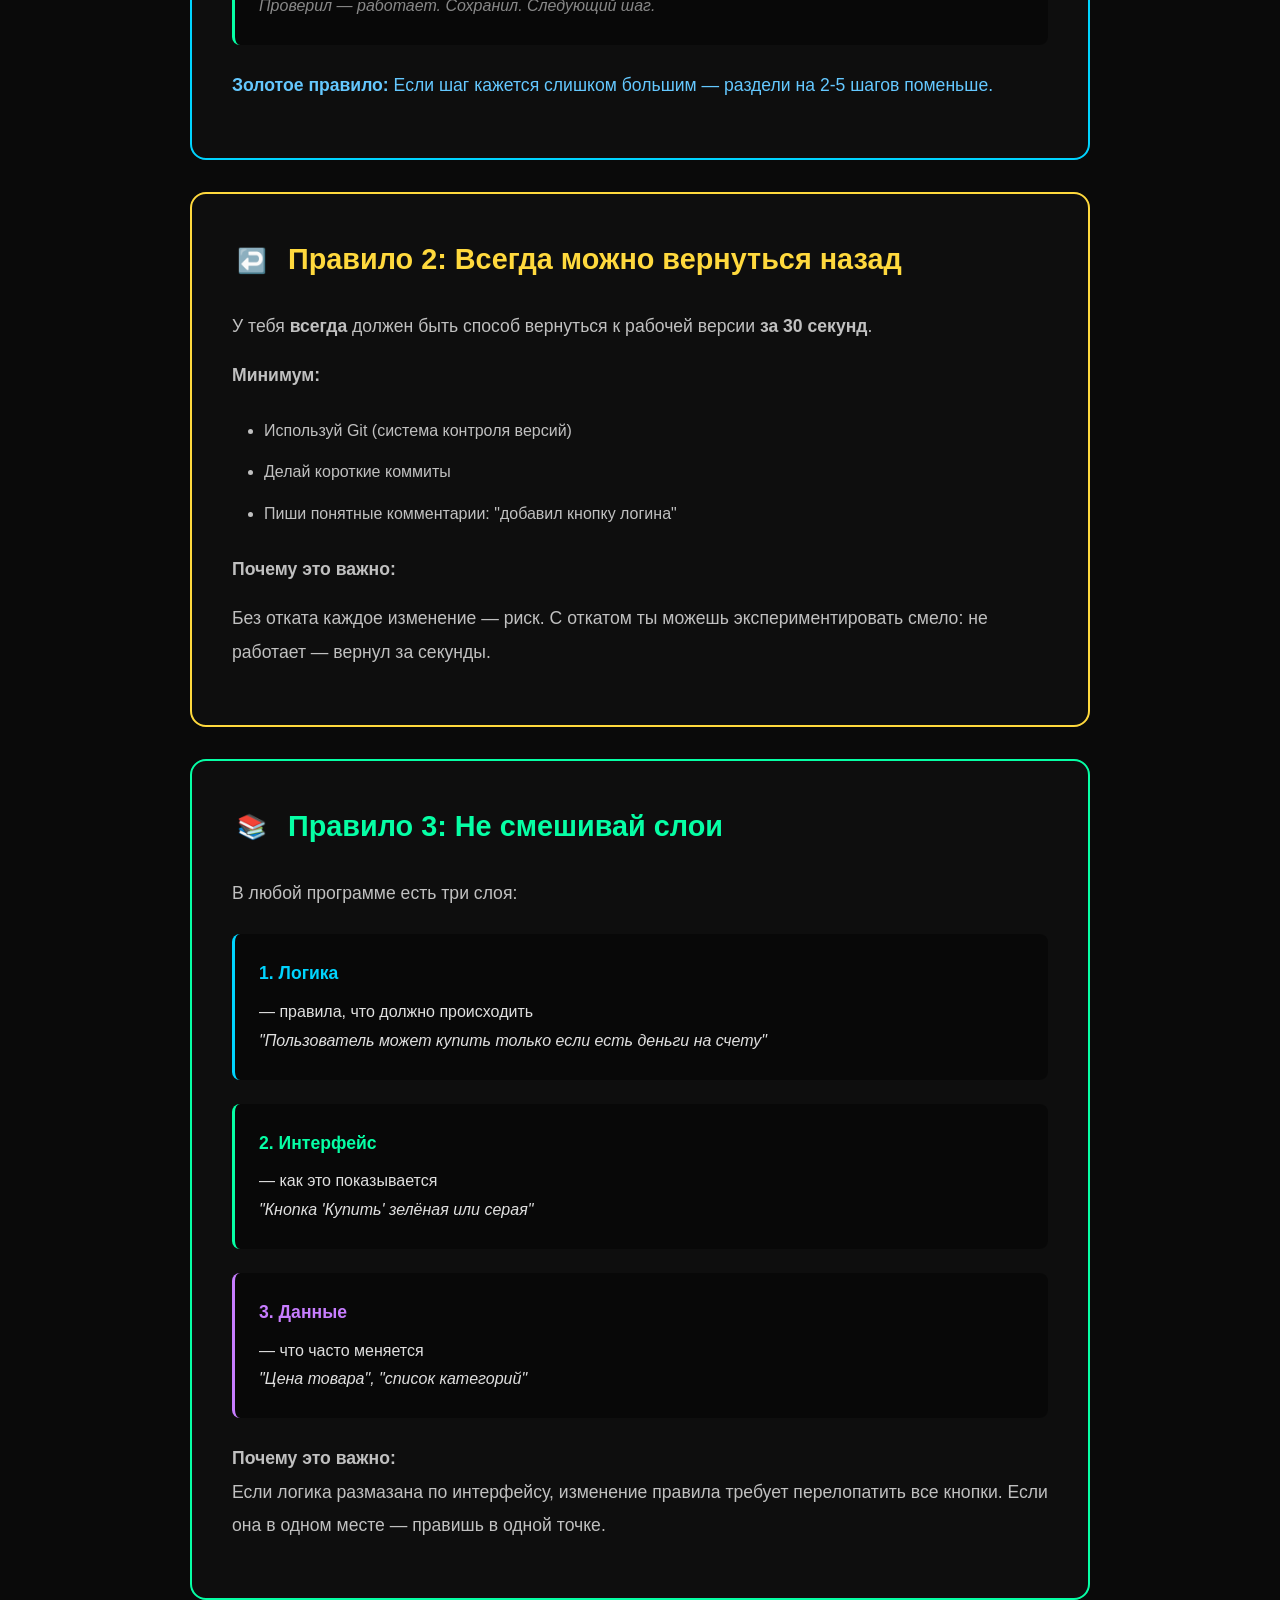
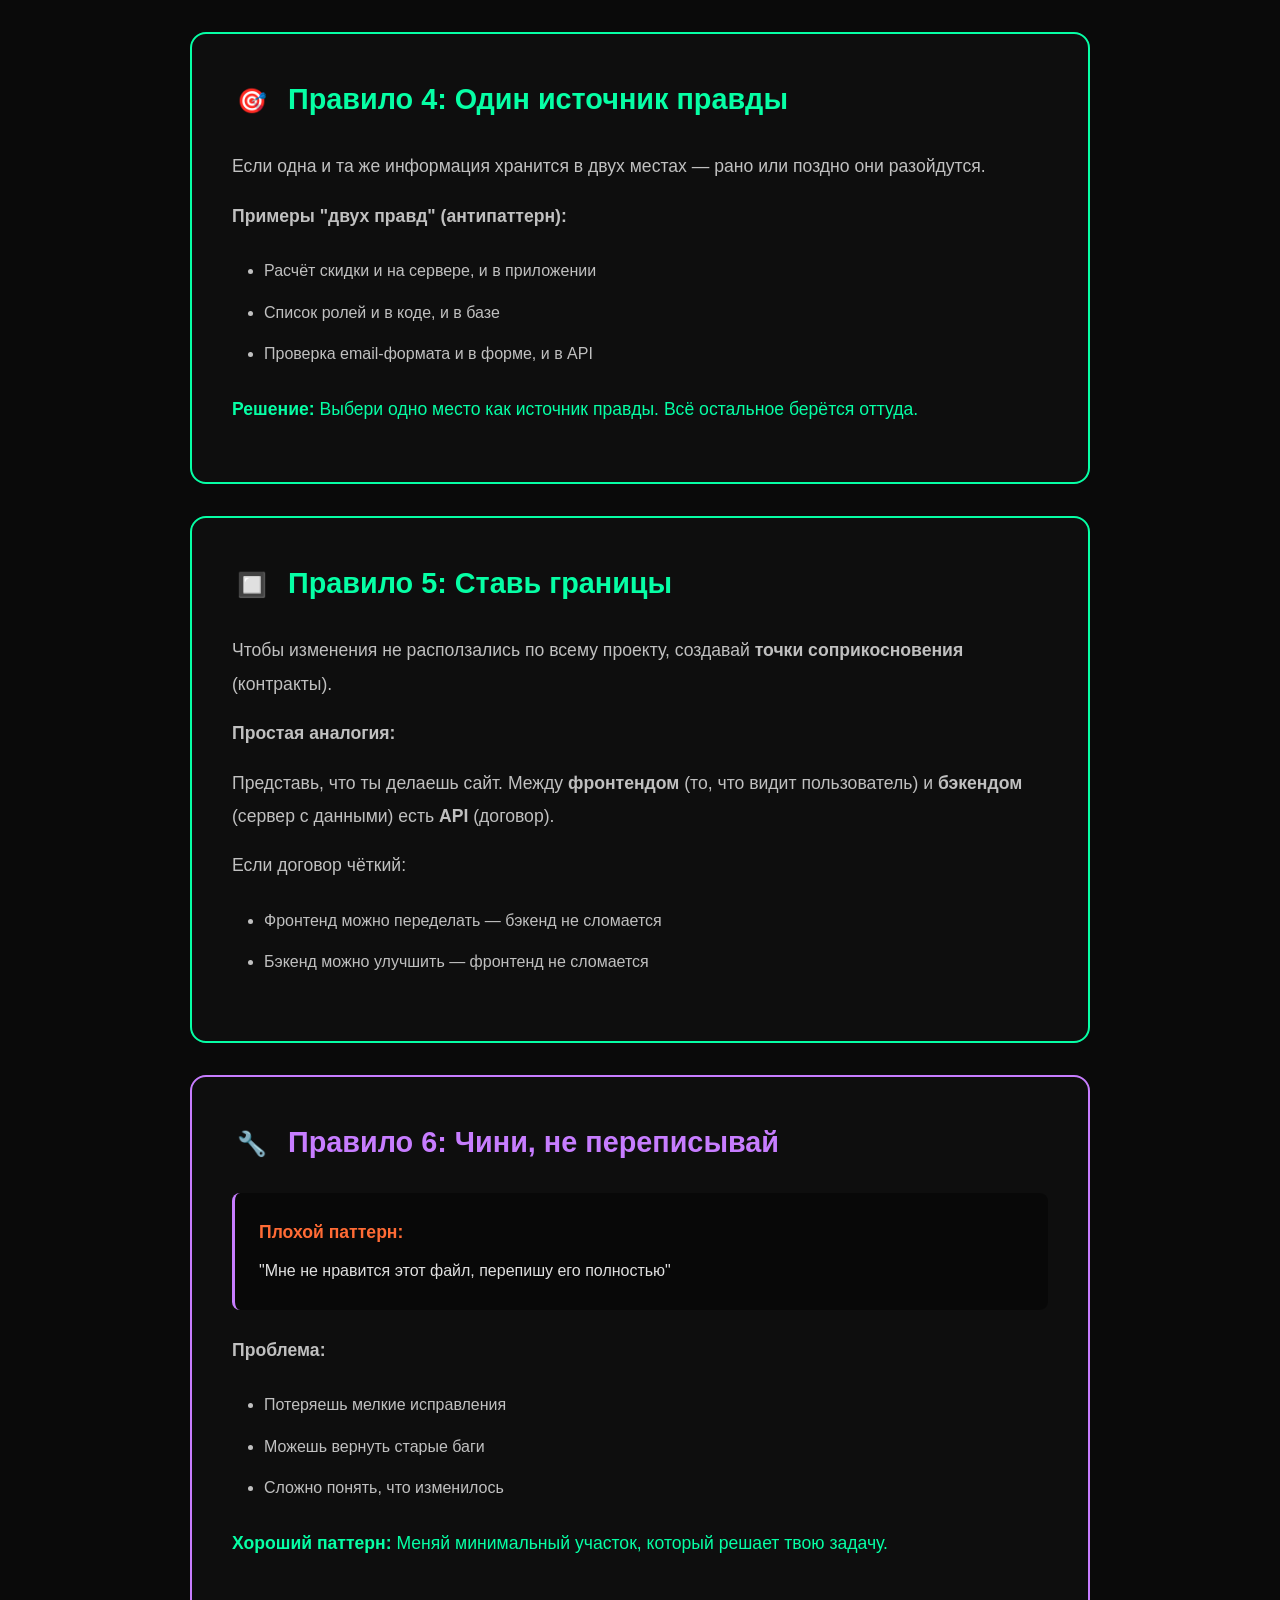
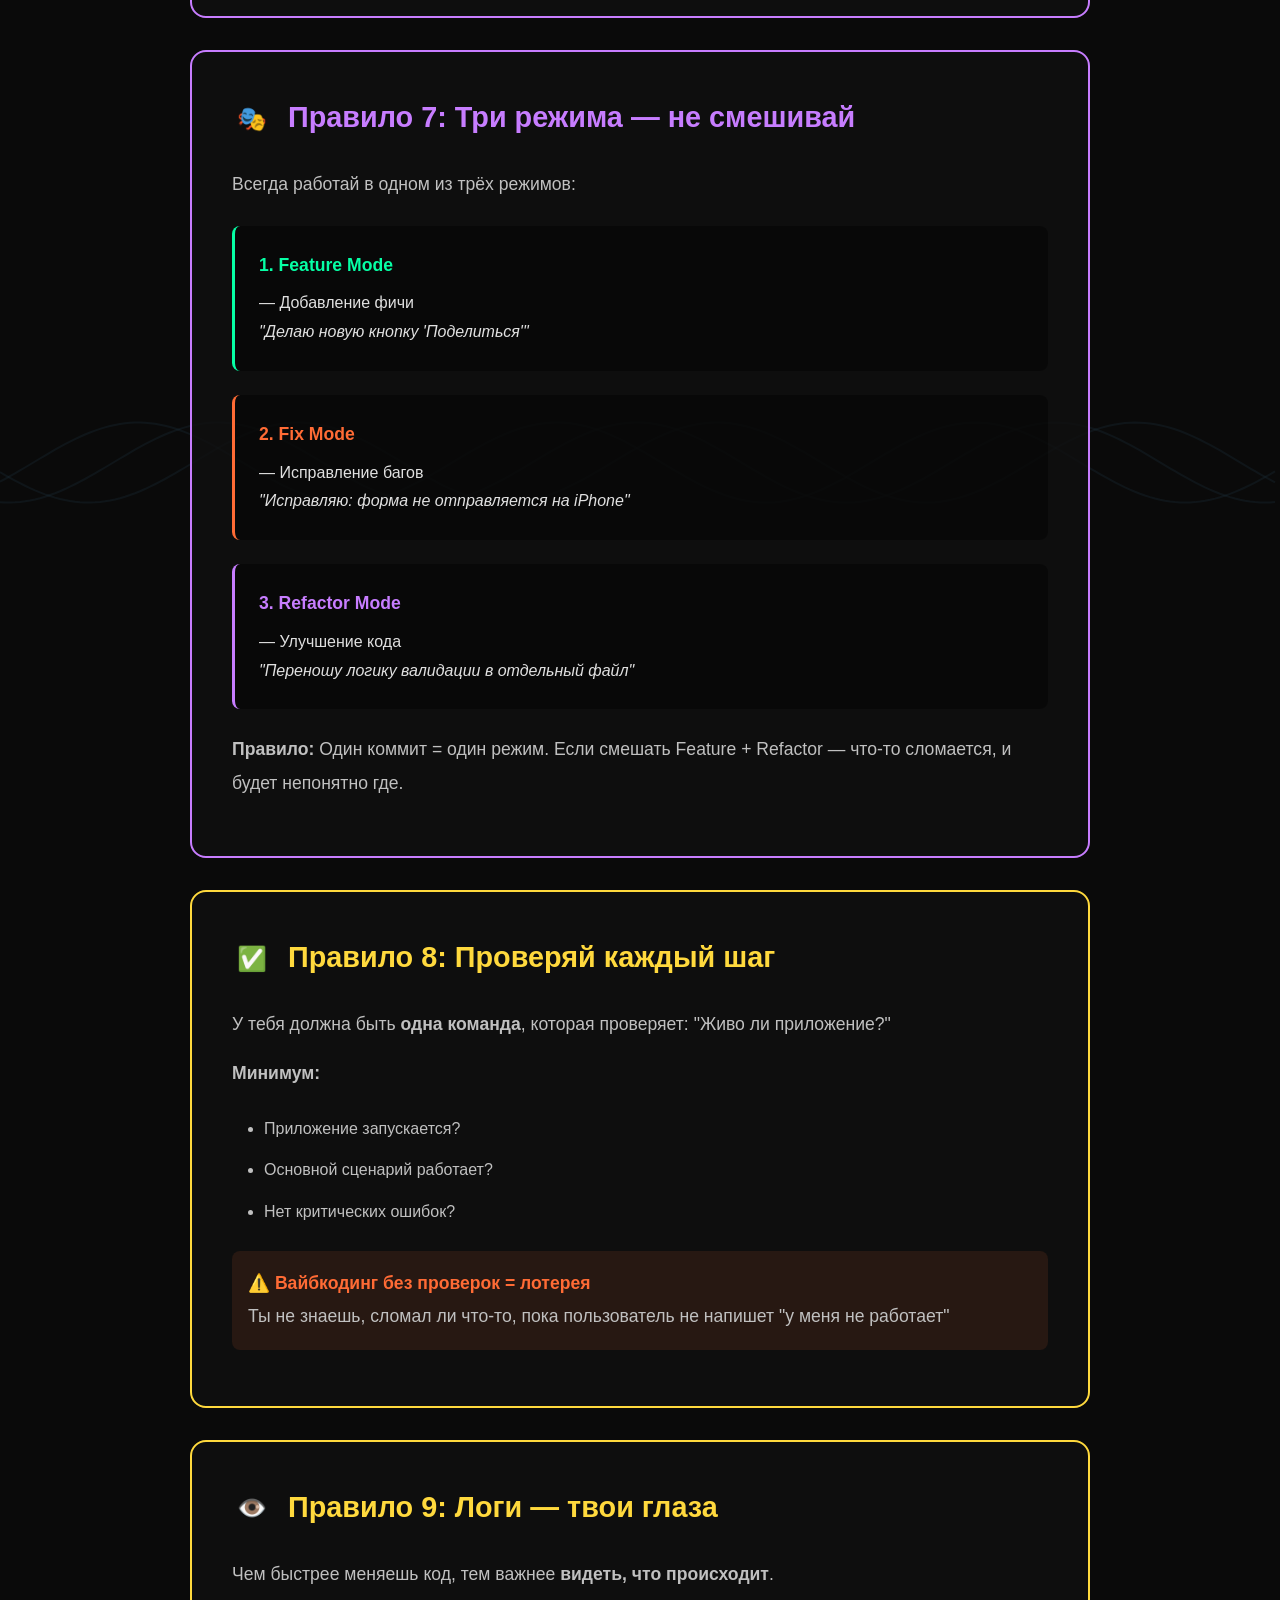
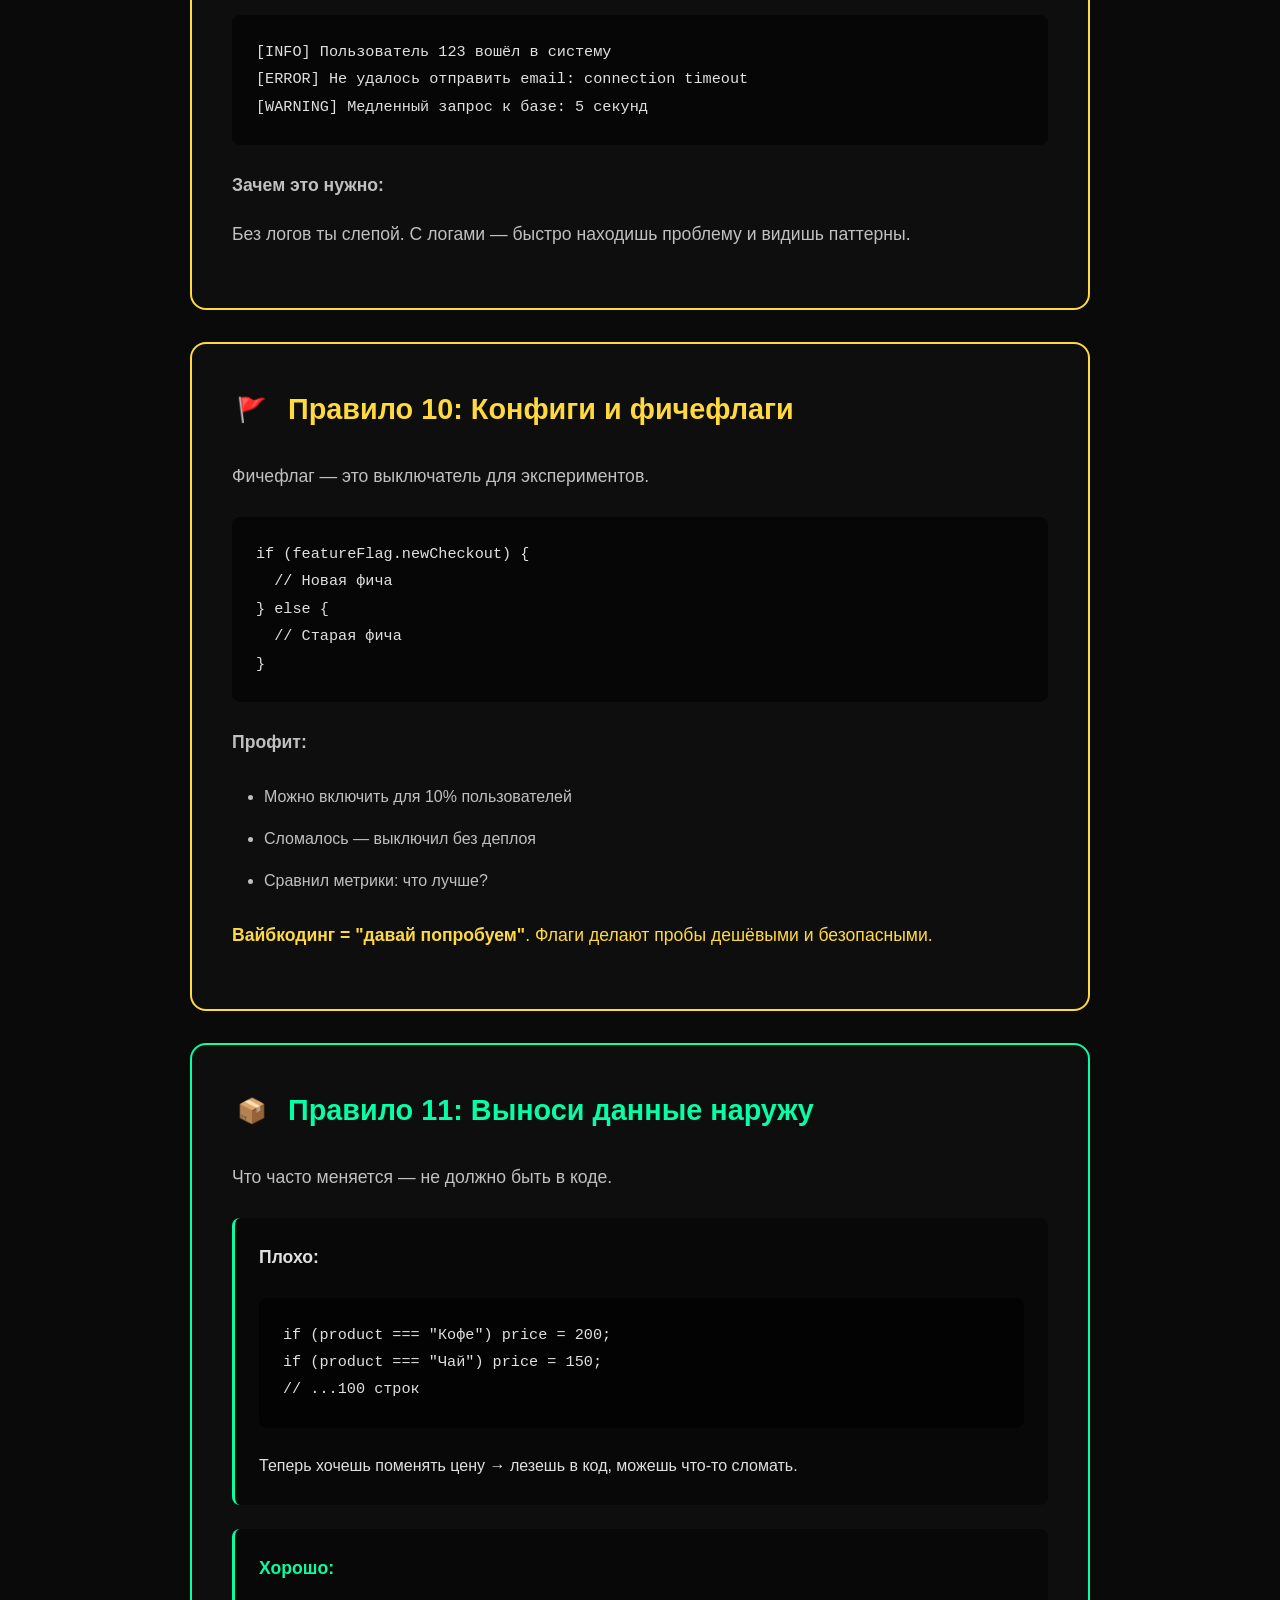
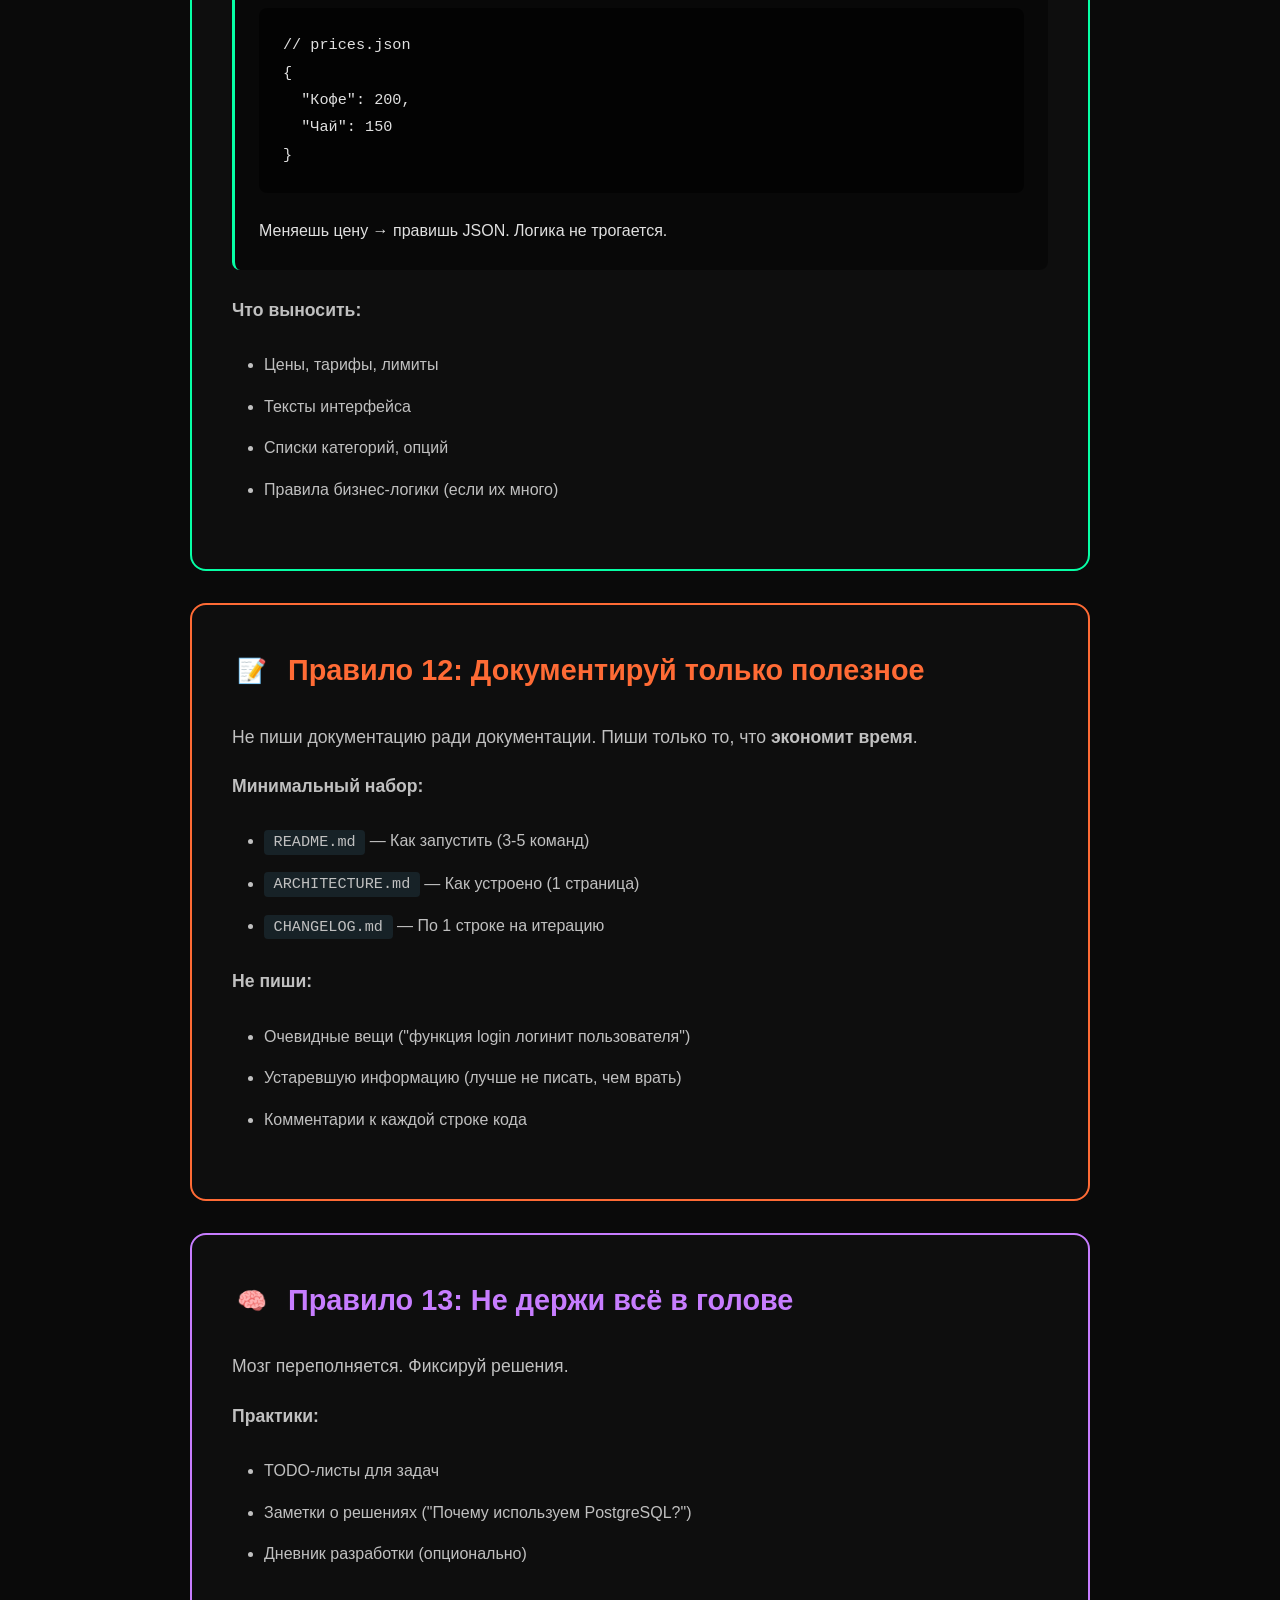
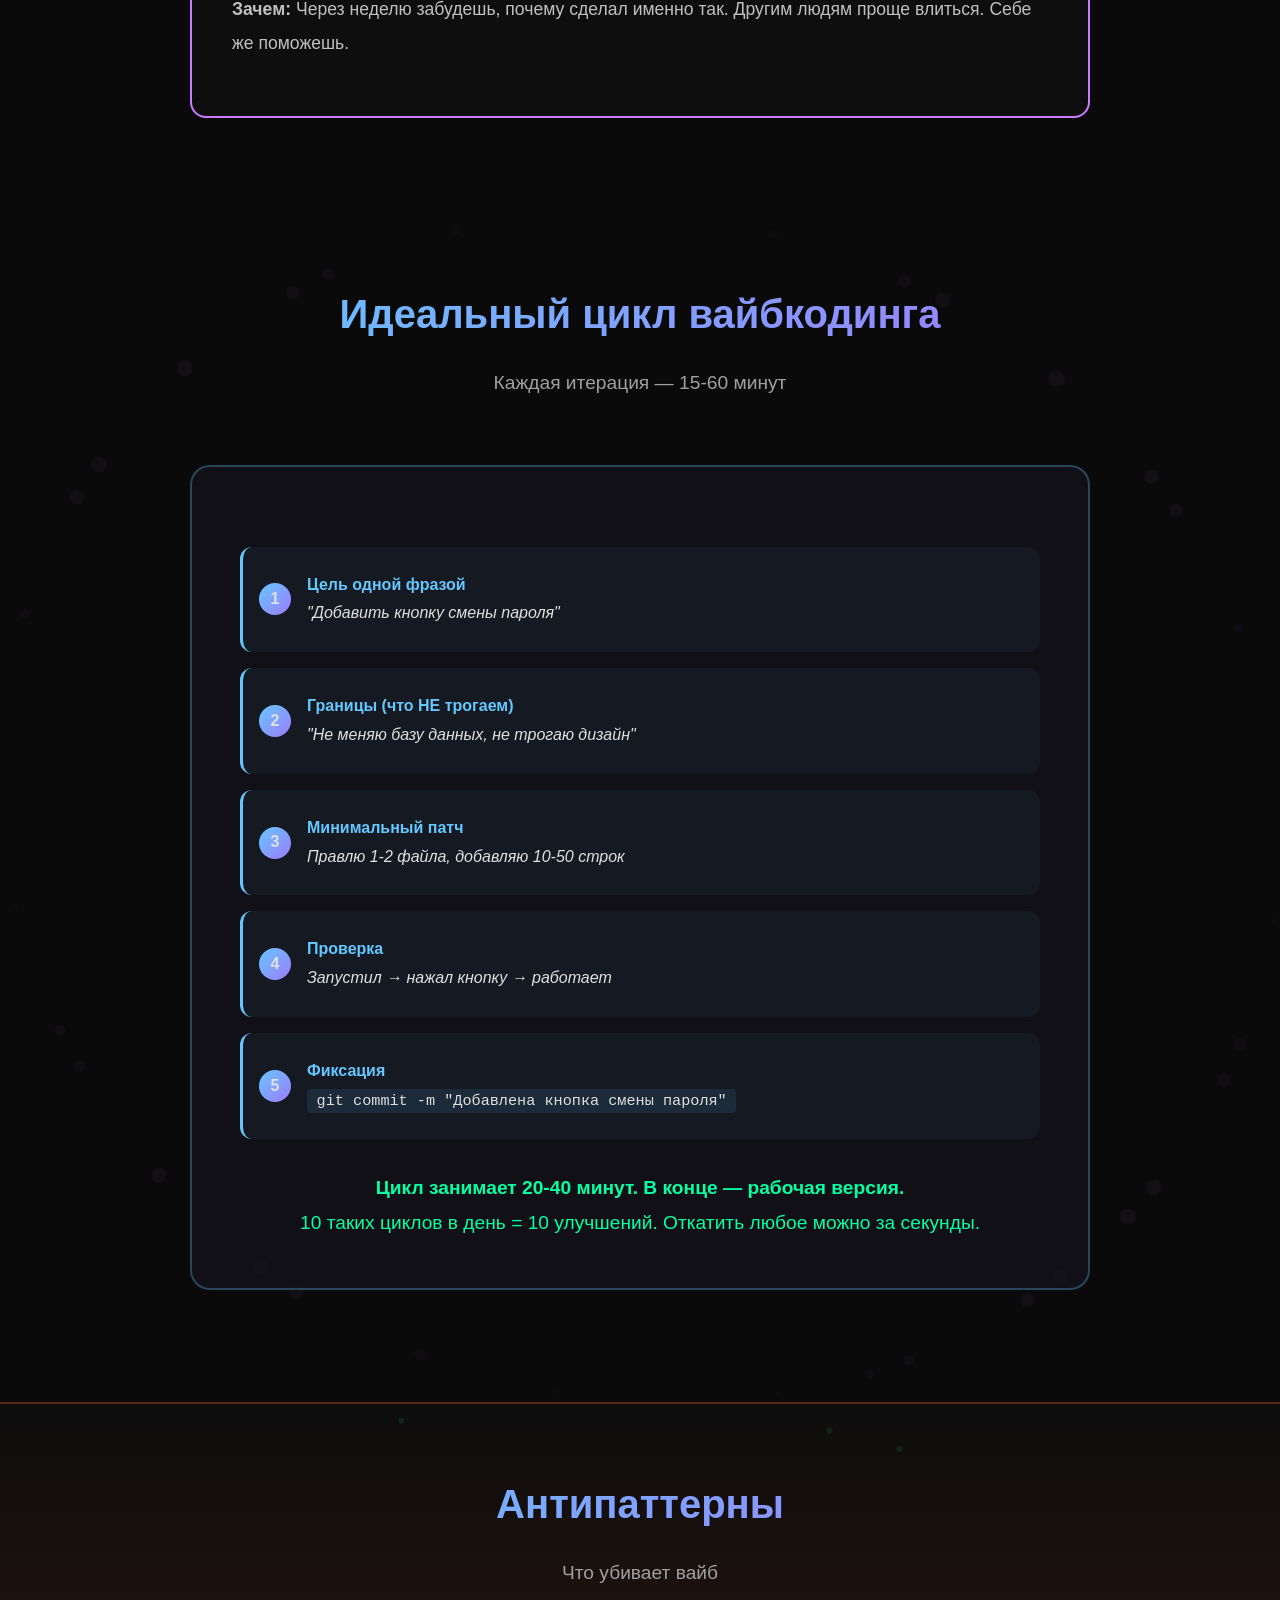
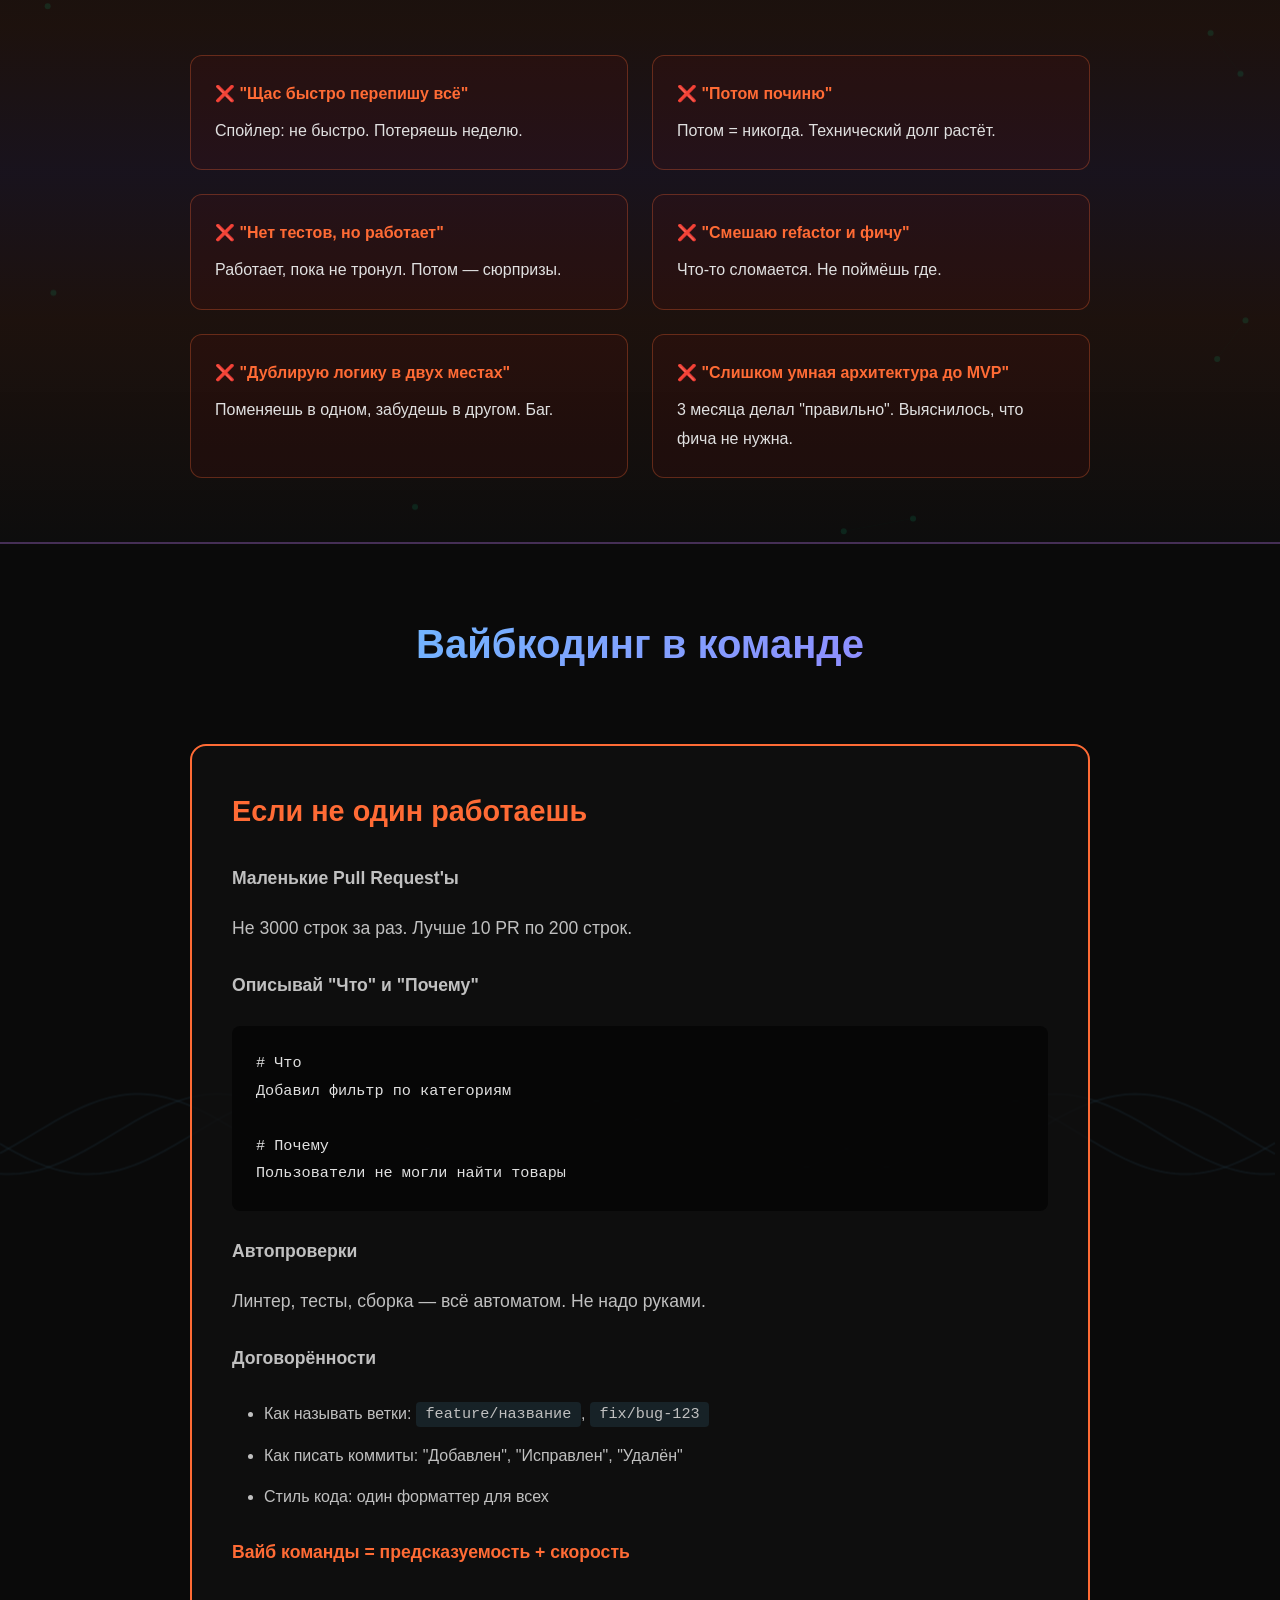
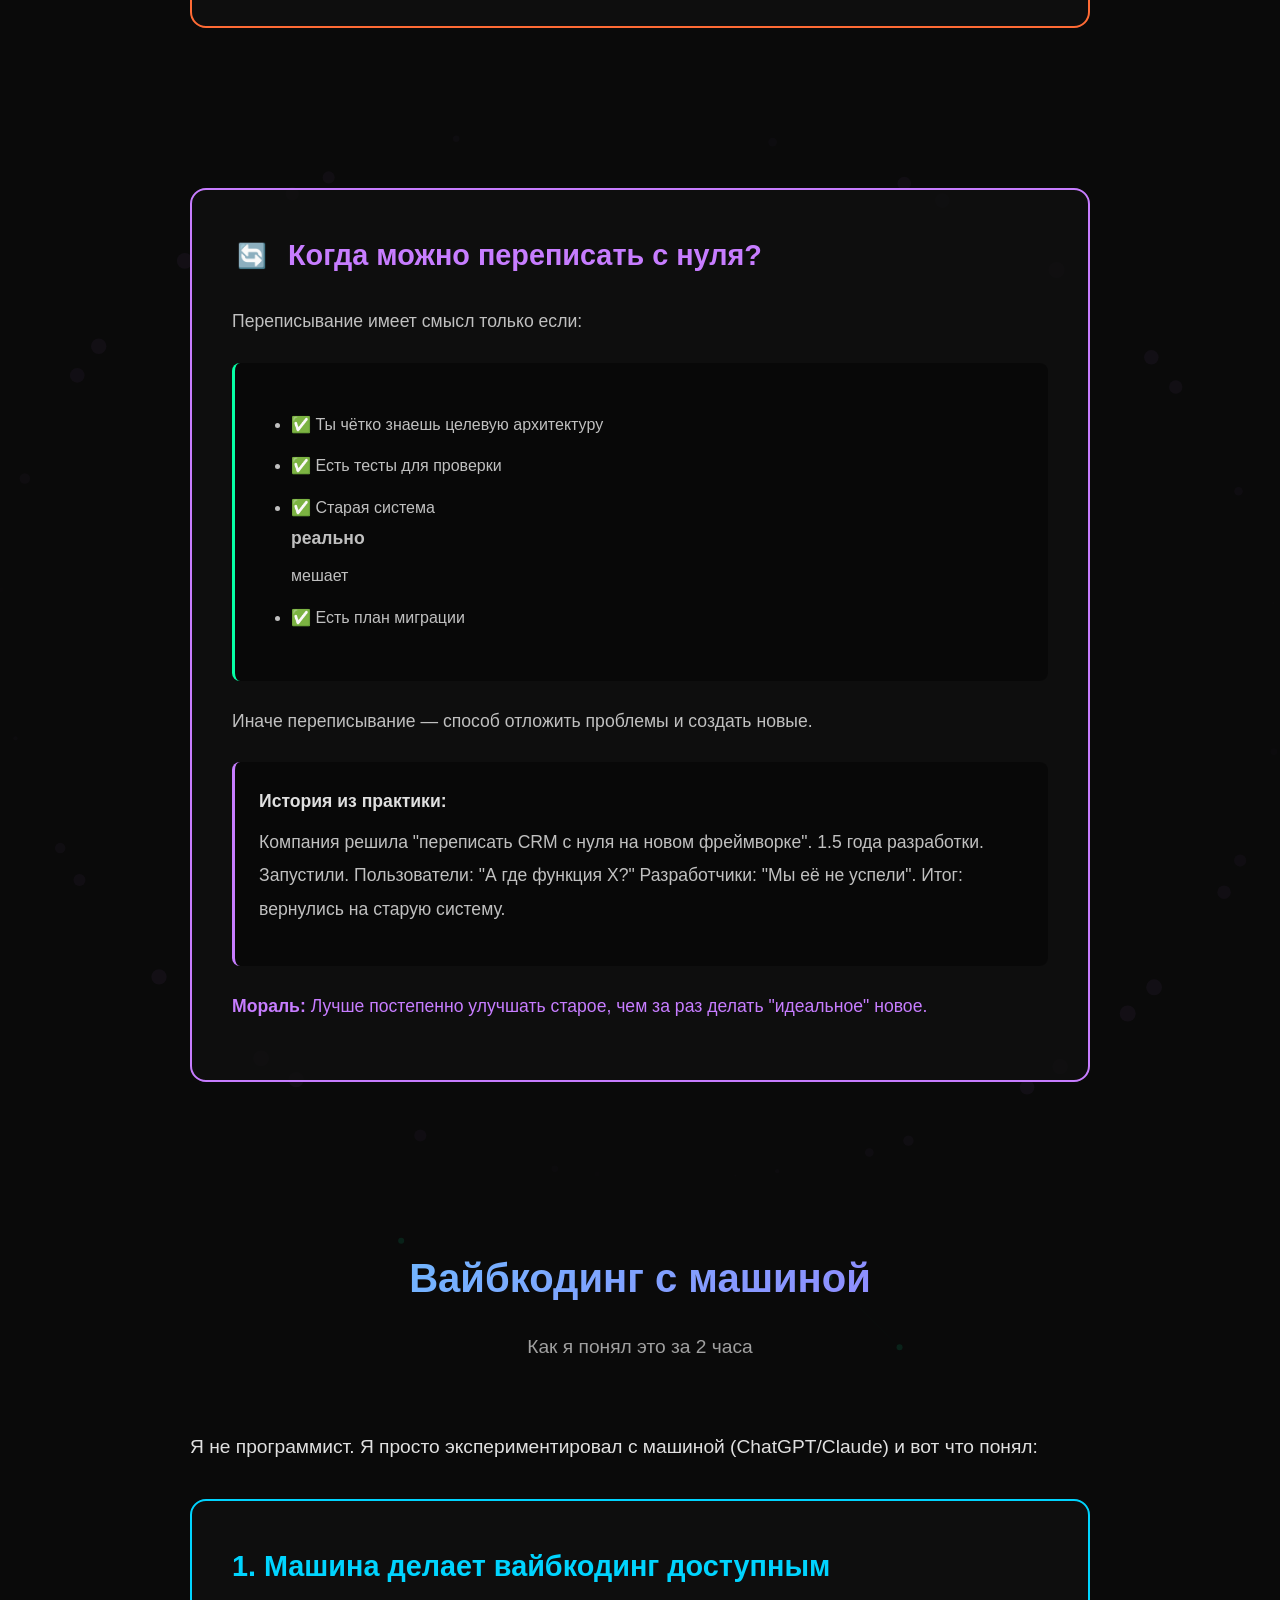
<file: ru/vide.html>
<!DOCTYPE html>
<html lang="ru">
<head>
    <meta charset="UTF-8">
    <meta name="viewport" content="width=device-width, initial-scale=1.0">
    <title>Библия Вайбкодинга</title>
    <meta name="description" content="Как создавать софт быстро и не сойти с ума. Написано за 2 часа практики с машиной.">
    <style>
        * {
            margin: 0;
            padding: 0;
            box-sizing: border-box;
        }

        body {
            font-family: 'Segoe UI', Tahoma, Geneva, Verdana, sans-serif;
            background: #0a0a0a;
            color: #e0e0e0;
            line-height: 1.8;
            overflow-x: hidden;
        }

        nav {
            background: rgba(15, 15, 15, 0.95);
            backdrop-filter: blur(10px);
            padding: 1.5rem 0;
            position: sticky;
            top: 0;
            z-index: 100;
            border-bottom: 1px solid rgba(100, 200, 255, 0.2);
        }

        nav .container {
            max-width: 1200px;
            margin: 0 auto;
            padding: 0 2rem;
            display: flex;
            justify-content: space-between;
            align-items: center;
            flex-wrap: wrap;
            gap: 1rem;
        }

        .logo {
            font-size: 1.5rem;
            font-weight: 700;
            background: linear-gradient(135deg, #64c8ff 0%, #9d7bff 100%);
            -webkit-background-clip: text;
            -webkit-text-fill-color: transparent;
            background-clip: text;
        }

        .nav-links {
            display: flex;
            list-style: none;
            gap: 2rem;
            align-items: center;
        }

        nav a {
            color: #e0e0e0;
            text-decoration: none;
            transition: color 0.3s;
            font-weight: 500;
        }

        nav a:hover {
            color: #64c8ff;
        }

        .hero {
            position: relative;
            min-height: 70vh;
            display: flex;
            align-items: center;
            justify-content: center;
            text-align: center;
            overflow: hidden;
        }

        .hero-canvas {
            position: absolute;
            top: 0;
            left: 0;
            width: 100%;
            height: 100%;
            opacity: 0.4;
        }

        .hero-content {
            position: relative;
            z-index: 1;
            max-width: 900px;
            padding: 3rem 2rem;
        }

        .hero h1 {
            font-size: clamp(2.5rem, 6vw, 5rem);
            background: linear-gradient(135deg, #00d4ff 0%, #06ffa5 50%, #9d7bff 100%);
            -webkit-background-clip: text;
            -webkit-text-fill-color: transparent;
            background-clip: text;
            margin-bottom: 2rem;
            font-weight: 700;
            line-height: 1.2;
        }

        .hero-subtitle {
            font-size: 1.3rem;
            color: #a0a0a0;
            margin-bottom: 1rem;
        }

        .hero-context {
            display: inline-block;
            background: rgba(100, 200, 255, 0.1);
            border: 1px solid rgba(100, 200, 255, 0.3);
            padding: 1rem 2rem;
            border-radius: 12px;
            font-size: 1.1rem;
            margin-top: 1rem;
        }

        .content-section {
            position: relative;
            padding: 4rem 2rem;
            overflow: hidden;
        }

        .section-canvas {
            position: absolute;
            top: 0;
            left: 0;
            width: 100%;
            height: 100%;
            opacity: 0.2;
            pointer-events: none;
        }

        .section-content {
            position: relative;
            z-index: 1;
            max-width: 900px;
            margin: 0 auto;
        }

        .section-intro {
            text-align: center;
            margin-bottom: 4rem;
        }

        .section-intro h2 {
            font-size: 2.5rem;
            background: linear-gradient(135deg, #64c8ff 0%, #9d7bff 100%);
            -webkit-background-clip: text;
            -webkit-text-fill-color: transparent;
            background-clip: text;
            margin-bottom: 1rem;
        }

        .section-intro p {
            font-size: 1.2rem;
            color: #a0a0a0;
        }

        .rule-card {
            background: rgba(15, 15, 15, 0.8);
            border: 2px solid;
            border-radius: 16px;
            padding: 2.5rem;
            margin-bottom: 2rem;
            transition: all 0.4s cubic-bezier(0.4, 0, 0.2, 1);
            position: relative;
            overflow: hidden;
        }

        .rule-card::before {
            content: '';
            position: absolute;
            top: 0;
            left: 0;
            width: 100%;
            height: 100%;
            opacity: 0;
            transition: opacity 0.4s;
            pointer-events: none;
        }

        .rule-card:hover {
            transform: translateY(-4px);
            box-shadow: 0 20px 60px rgba(0, 0, 0, 0.6);
        }

        .rule-card:hover::before {
            opacity: 0.1;
        }

        .rule-card h3 {
            font-size: 1.8rem;
            margin-bottom: 1.5rem;
            display: flex;
            align-items: center;
            gap: 1rem;
        }

        .rule-icon {
            width: 40px;
            height: 40px;
            display: flex;
            align-items: center;
            justify-content: center;
            font-size: 1.5rem;
        }

        .rule-card p {
            font-size: 1.1rem;
            line-height: 1.9;
            margin-bottom: 1rem;
            color: #c0c0c0;
        }

        .rule-card ul {
            margin: 1.5rem 0;
            padding-left: 2rem;
        }

        .rule-card li {
            margin-bottom: 0.8rem;
            color: #c0c0c0;
        }

        .example-block {
            background: rgba(0, 0, 0, 0.4);
            border-left: 3px solid;
            padding: 1.5rem;
            margin: 1.5rem 0;
            border-radius: 8px;
        }

        .example-block strong {
            display: block;
            margin-bottom: 0.5rem;
            font-size: 1.1rem;
        }

        code {
            background: rgba(100, 200, 255, 0.1);
            padding: 0.2rem 0.6rem;
            border-radius: 4px;
            font-family: 'Courier New', monospace;
            font-size: 0.95rem;
        }

        pre {
            background: rgba(0, 0, 0, 0.6);
            padding: 1.5rem;
            border-radius: 8px;
            overflow-x: auto;
            margin: 1.5rem 0;
        }

        pre code {
            background: none;
            padding: 0;
        }

        /* Rule color schemes */
        .rule-core { border-color: #00d4ff; }
        .rule-core h3 { color: #00d4ff; }
        .rule-core::before { background: linear-gradient(135deg, #00d4ff 0%, #0099ff 100%); }
        .rule-core .example-block { border-color: #00d4ff; }

        .rule-structure { border-color: #06ffa5; }
        .rule-structure h3 { color: #06ffa5; }
        .rule-structure::before { background: linear-gradient(135deg, #06ffa5 0%, #00d4ff 100%); }
        .rule-structure .example-block { border-color: #06ffa5; }

        .rule-workflow { border-color: #c77dff; }
        .rule-workflow h3 { color: #c77dff; }
        .rule-workflow::before { background: linear-gradient(135deg, #c77dff 0%, #ff6b9d 100%); }
        .rule-workflow .example-block { border-color: #c77dff; }

        .rule-tooling { border-color: #ffd93d; }
        .rule-tooling h3 { color: #ffd93d; }
        .rule-tooling::before { background: linear-gradient(135deg, #ffd93d 0%, #ffb627 100%); }
        .rule-tooling .example-block { border-color: #ffd93d; }

        .rule-team { border-color: #ff6b35; }
        .rule-team h3 { color: #ff6b35; }
        .rule-team::before { background: linear-gradient(135deg, #ff6b35 0%, #ff9770 100%); }
        .rule-team .example-block { border-color: #ff6b35; }

        .antipatterns {
            background: linear-gradient(180deg,
                rgba(20, 20, 20, 0.3) 0%,
                rgba(255, 107, 53, 0.08) 30%,
                rgba(199, 125, 255, 0.08) 50%,
                rgba(255, 107, 53, 0.08) 70%,
                rgba(20, 20, 20, 0.3) 100%
            );
            border-top: 2px solid rgba(255, 107, 53, 0.3);
            border-bottom: 2px solid rgba(199, 125, 255, 0.3);
        }

        .antipattern-list {
            display: grid;
            grid-template-columns: repeat(auto-fit, minmax(300px, 1fr));
            gap: 1.5rem;
            margin-top: 2rem;
        }

        .antipattern-item {
            background: rgba(255, 0, 0, 0.05);
            border: 1px solid rgba(255, 107, 53, 0.3);
            padding: 1.5rem;
            border-radius: 12px;
            transition: all 0.3s;
        }

        .antipattern-item:hover {
            border-color: rgba(255, 107, 53, 0.6);
            transform: translateY(-2px);
        }

        .antipattern-item strong {
            color: #ff6b35;
            display: block;
            margin-bottom: 0.5rem;
        }

        .cycle-section {
            background: rgba(20, 20, 30, 0.6);
            padding: 3rem;
            border-radius: 20px;
            border: 2px solid rgba(100, 200, 255, 0.3);
            margin: 3rem 0;
        }

        .cycle-steps {
            counter-reset: step;
            list-style: none;
            padding: 0;
            margin-top: 2rem;
        }

        .cycle-steps li {
            counter-increment: step;
            position: relative;
            padding: 1.5rem 1.5rem 1.5rem 4rem;
            margin-bottom: 1rem;
            background: rgba(100, 200, 255, 0.05);
            border-radius: 12px;
            border-left: 3px solid #64c8ff;
        }

        .cycle-steps li::before {
            content: counter(step);
            position: absolute;
            left: 1rem;
            top: 50%;
            transform: translateY(-50%);
            width: 2rem;
            height: 2rem;
            background: linear-gradient(135deg, #64c8ff 0%, #9d7bff 100%);
            border-radius: 50%;
            display: flex;
            align-items: center;
            justify-content: center;
            font-weight: 700;
            font-size: 1rem;
        }

        .final-section {
            text-align: center;
            padding: 6rem 2rem;
            background: linear-gradient(180deg,
                rgba(10, 10, 10, 0) 0%,
                rgba(100, 200, 255, 0.05) 50%,
                rgba(10, 10, 10, 0) 100%
            );
        }

        .final-quote {
            font-size: 2rem;
            background: linear-gradient(135deg, #00d4ff 0%, #9d7bff 100%);
            -webkit-background-clip: text;
            -webkit-text-fill-color: transparent;
            background-clip: text;
            margin: 2rem 0;
            font-weight: 700;
        }

        footer {
            background: rgba(15, 15, 15, 0.95);
            padding: 2rem;
            text-align: center;
            border-top: 1px solid rgba(100, 200, 255, 0.2);
        }

        footer p {
            color: #888;
            margin-bottom: 1rem;
        }

        .footer-links {
            display: flex;
            justify-content: center;
            gap: 2rem;
            flex-wrap: wrap;
        }

        .footer-links a {
            color: #64c8ff;
            text-decoration: none;
            transition: color 0.3s;
        }

        .footer-links a:hover {
            color: #9d7bff;
        }

        @media (max-width: 768px) {
            .hero h1 {
                font-size: 2.5rem;
            }

            .rule-card {
                padding: 1.5rem;
            }

            .antipattern-list {
                grid-template-columns: 1fr;
            }
        }
    </style>
</head>
<body>
    <nav>
        <div class="container">
            <div class="logo">Вайбкодинг</div>
            <ul class="nav-links">
                <li><a href="#principles">Принципы</a></li>
                <li><a href="#rules">Правила</a></li>
                <li><a href="#cycle">Цикл</a></li>
                <li><a href="#antipatterns">Антипаттерны</a></li>
            </ul>
        </div>
    </nav>

    <div class="hero">
        <canvas class="hero-canvas" id="heroCanvas"></canvas>
        <div class="hero-content">
            <h1>Библия Вайбкодинга</h1>
            <p class="hero-subtitle">Как создавать софт быстро и не сойти с ума</p>
            <div class="hero-context">
                Написано человеком, который не умеет программировать,<br>
                за ~2 часа практики с машиной
            </div>
        </div>
    </div>

    <div class="content-section" id="intro">
        <canvas class="section-canvas"></canvas>
        <div class="section-content">
            <div class="section-intro">
                <h2>Что такое вайбкодинг?</h2>
                <p>Быстрые итерации без хаоса</p>
            </div>

            <p style="font-size: 1.2rem; line-height: 2;">
                Вайбкодинг — это когда ты создаёшь программы быстрыми итерациями: <strong style="color: #64c8ff;">сделал → проверил → улучшил</strong>.
                Вместо того чтобы полгода планировать "идеальную архитектуру", ты за неделю делаешь рабочий прототип с помощью машины.
            </p>

            <p style="font-size: 1.2rem; line-height: 2;">
                Но есть проблема: <strong style="color: #ff6b35;">без правил скорость превращается в хаос</strong>.
                Сегодня добавил фичу за час, завтра полдня ищешь, почему всё сломалось.
            </p>
        </div>
    </div>

    <div class="content-section" id="principles">
        <canvas class="section-canvas"></canvas>
        <div class="section-content">
            <div class="section-intro">
                <h2>Главный принцип</h2>
            </div>

            <div class="rule-card rule-core">
                <h3>
                    <span class="rule-icon">⚡</span>
                    Скорость = быстро откатываться
                </h3>
                <p>
                    Скорость — это не "писать быстро", а <strong>"быстро откатываться и быстро проверять"</strong>.
                </p>

                <div class="example-block">
                    <strong style="color: #ff6b35;">❌ Это не скорость:</strong>
                    <ul>
                        <li>Добавил новую кнопку на сайт</li>
                        <li>Теперь старая форма не работает</li>
                        <li>Не помнишь, что именно менял</li>
                        <li>Откатить изменения не можешь</li>
                    </ul>
                </div>

                <div class="example-block" style="border-color: #06ffa5;">
                    <strong style="color: #06ffa5;">✅ Настоящая скорость:</strong>
                    <ul>
                        <li>Понимаешь, что сломалось</li>
                        <li>За минуту откатываешь к рабочей версии</li>
                        <li>Пробуешь по-другому</li>
                    </ul>
                </div>
            </div>
        </div>
    </div>

    <div class="content-section" id="rules">
        <canvas class="section-canvas"></canvas>
        <div class="section-content">
            <div class="section-intro">
                <h2>Правила выживания</h2>
                <p>Сохраняют скорость и не дают проекту развалиться</p>
            </div>

            <!-- Rule 1: Small Steps -->
            <div class="rule-card rule-core">
                <h3>
                    <span class="rule-icon">🔹</span>
                    Правило 1: Маленькие шаги
                </h3>
                <p>Каждое изменение должно быть:</p>
                <ul>
                    <li><strong>Маленьким</strong> — меняешь одну вещь за раз</li>
                    <li><strong>Обратимым</strong> — можешь вернуть как было</li>
                    <li><strong>Проверяемым</strong> — сразу видно, работает или нет</li>
                </ul>

                <div class="example-block">
                    <strong>Плохо:</strong>
                    "Переделал дизайн + добавил регистрацию + поменял базу данных"
                    <br><br>
                    <em style="color: #888;">Что-то сломалось. Где именно? Хрен знает.</em>
                </div>

                <div class="example-block" style="border-color: #06ffa5;">
                    <strong style="color: #06ffa5;">Хорошо:</strong>
                    "Добавил кнопку 'Зарегистрироваться'"
                    <br><br>
                    <em style="color: #888;">Проверил — работает. Сохранил. Следующий шаг.</em>
                </div>

                <p style="margin-top: 1.5rem; color: #64c8ff;">
                    <strong>Золотое правило:</strong> Если шаг кажется слишком большим — раздели на 2-5 шагов поменьше.
                </p>
            </div>

            <!-- Rule 2: Always Rollback -->
            <div class="rule-card rule-tooling">
                <h3>
                    <span class="rule-icon">↩️</span>
                    Правило 2: Всегда можно вернуться назад
                </h3>
                <p>
                    У тебя <strong>всегда</strong> должен быть способ вернуться к рабочей версии <strong>за 30 секунд</strong>.
                </p>

                <p><strong>Минимум:</strong></p>
                <ul>
                    <li>Используй Git (система контроля версий)</li>
                    <li>Делай короткие коммиты</li>
                    <li>Пиши понятные комментарии: "добавил кнопку логина"</li>
                </ul>

                <p><strong>Почему это важно:</strong></p>
                <p>
                    Без отката каждое изменение — риск. С откатом ты можешь экспериментировать смело:
                    не работает — вернул за секунды.
                </p>
            </div>

            <!-- Rule 3: Layers -->
            <div class="rule-card rule-structure">
                <h3>
                    <span class="rule-icon">📚</span>
                    Правило 3: Не смешивай слои
                </h3>
                <p>В любой программе есть три слоя:</p>

                <div class="example-block" style="border-color: #00d4ff;">
                    <strong style="color: #00d4ff;">1. Логика</strong> — правила, что должно происходить
                    <br>
                    <em>"Пользователь может купить только если есть деньги на счету"</em>
                </div>

                <div class="example-block" style="border-color: #06ffa5;">
                    <strong style="color: #06ffa5;">2. Интерфейс</strong> — как это показывается
                    <br>
                    <em>"Кнопка 'Купить' зелёная или серая"</em>
                </div>

                <div class="example-block" style="border-color: #c77dff;">
                    <strong style="color: #c77dff;">3. Данные</strong> — что часто меняется
                    <br>
                    <em>"Цена товара", "список категорий"</em>
                </div>

                <p style="margin-top: 1.5rem;">
                    <strong>Почему это важно:</strong><br>
                    Если логика размазана по интерфейсу, изменение правила требует перелопатить все кнопки.
                    Если она в одном месте — правишь в одной точке.
                </p>
            </div>

            <!-- Rule 4: Single Source of Truth -->
            <div class="rule-card rule-structure">
                <h3>
                    <span class="rule-icon">🎯</span>
                    Правило 4: Один источник правды
                </h3>
                <p>
                    Если одна и та же информация хранится в двух местах — рано или поздно они разойдутся.
                </p>

                <p><strong>Примеры "двух правд" (антипаттерн):</strong></p>
                <ul>
                    <li>Расчёт скидки и на сервере, и в приложении</li>
                    <li>Список ролей и в коде, и в базе</li>
                    <li>Проверка email-формата и в форме, и в API</li>
                </ul>

                <p style="margin-top: 1.5rem; color: #06ffa5;">
                    <strong>Решение:</strong> Выбери одно место как источник правды. Всё остальное берётся оттуда.
                </p>
            </div>

            <!-- Rule 5: Boundaries -->
            <div class="rule-card rule-structure">
                <h3>
                    <span class="rule-icon">🔲</span>
                    Правило 5: Ставь границы
                </h3>
                <p>
                    Чтобы изменения не расползались по всему проекту, создавай <strong>точки соприкосновения</strong> (контракты).
                </p>

                <p><strong>Простая аналогия:</strong></p>
                <p>
                    Представь, что ты делаешь сайт. Между <strong>фронтендом</strong> (то, что видит пользователь)
                    и <strong>бэкендом</strong> (сервер с данными) есть <strong>API</strong> (договор).
                </p>

                <p>Если договор чёткий:</p>
                <ul>
                    <li>Фронтенд можно переделать — бэкенд не сломается</li>
                    <li>Бэкенд можно улучшить — фронтенд не сломается</li>
                </ul>
            </div>

            <!-- Rule 6: Patch, Don't Rewrite -->
            <div class="rule-card rule-workflow">
                <h3>
                    <span class="rule-icon">🔧</span>
                    Правило 6: Чини, не переписывай
                </h3>

                <div class="example-block">
                    <strong style="color: #ff6b35;">Плохой паттерн:</strong>
                    "Мне не нравится этот файл, перепишу его полностью"
                </div>

                <p><strong>Проблема:</strong></p>
                <ul>
                    <li>Потеряешь мелкие исправления</li>
                    <li>Можешь вернуть старые баги</li>
                    <li>Сложно понять, что изменилось</li>
                </ul>

                <p style="margin-top: 1.5rem; color: #06ffa5;">
                    <strong>Хороший паттерн:</strong> Меняй минимальный участок, который решает твою задачу.
                </p>
            </div>

            <!-- Rule 7: Three Modes -->
            <div class="rule-card rule-workflow">
                <h3>
                    <span class="rule-icon">🎭</span>
                    Правило 7: Три режима — не смешивай
                </h3>
                <p>Всегда работай в одном из трёх режимов:</p>

                <div class="example-block" style="border-color: #06ffa5;">
                    <strong style="color: #06ffa5;">1. Feature Mode</strong> — Добавление фичи
                    <br>
                    <em>"Делаю новую кнопку 'Поделиться'"</em>
                </div>

                <div class="example-block" style="border-color: #ff6b35;">
                    <strong style="color: #ff6b35;">2. Fix Mode</strong> — Исправление багов
                    <br>
                    <em>"Исправляю: форма не отправляется на iPhone"</em>
                </div>

                <div class="example-block" style="border-color: #c77dff;">
                    <strong style="color: #c77dff;">3. Refactor Mode</strong> — Улучшение кода
                    <br>
                    <em>"Переношу логику валидации в отдельный файл"</em>
                </div>

                <p style="margin-top: 1.5rem;">
                    <strong>Правило:</strong> Один коммит = один режим. Если смешать Feature + Refactor — что-то сломается,
                    и будет непонятно где.
                </p>
            </div>

            <!-- Rule 8: Check Every Step -->
            <div class="rule-card rule-tooling">
                <h3>
                    <span class="rule-icon">✅</span>
                    Правило 8: Проверяй каждый шаг
                </h3>
                <p>
                    У тебя должна быть <strong>одна команда</strong>, которая проверяет: "Живо ли приложение?"
                </p>

                <p><strong>Минимум:</strong></p>
                <ul>
                    <li>Приложение запускается?</li>
                    <li>Основной сценарий работает?</li>
                    <li>Нет критических ошибок?</li>
                </ul>

                <p style="margin-top: 1.5rem; background: rgba(255, 107, 53, 0.1); padding: 1rem; border-radius: 8px;">
                    <strong style="color: #ff6b35;">⚠️ Вайбкодинг без проверок = лотерея</strong>
                    <br>
                    Ты не знаешь, сломал ли что-то, пока пользователь не напишет "у меня не работает"
                </p>
            </div>

            <!-- Rule 9: Logs -->
            <div class="rule-card rule-tooling">
                <h3>
                    <span class="rule-icon">👁️</span>
                    Правило 9: Логи — твои глаза
                </h3>
                <p>Чем быстрее меняешь код, тем важнее <strong>видеть, что происходит</strong>.</p>

                <pre><code>[INFO] Пользователь 123 вошёл в систему
[ERROR] Не удалось отправить email: connection timeout
[WARNING] Медленный запрос к базе: 5 секунд</code></pre>

                <p><strong>Зачем это нужно:</strong></p>
                <p>Без логов ты слепой. С логами — быстро находишь проблему и видишь паттерны.</p>
            </div>

            <!-- Rule 10: Feature Flags -->
            <div class="rule-card rule-tooling">
                <h3>
                    <span class="rule-icon">🚩</span>
                    Правило 10: Конфиги и фичефлаги
                </h3>
                <p>Фичефлаг — это выключатель для экспериментов.</p>

                <pre><code>if (featureFlag.newCheckout) {
  // Новая фича
} else {
  // Старая фича
}</code></pre>

                <p><strong>Профит:</strong></p>
                <ul>
                    <li>Можно включить для 10% пользователей</li>
                    <li>Сломалось — выключил без деплоя</li>
                    <li>Сравнил метрики: что лучше?</li>
                </ul>

                <p style="margin-top: 1.5rem; color: #ffd93d;">
                    <strong>Вайбкодинг = "давай попробуем"</strong>. Флаги делают пробы дешёвыми и безопасными.
                </p>
            </div>

            <!-- Rule 11: Data Outside -->
            <div class="rule-card rule-structure">
                <h3>
                    <span class="rule-icon">📦</span>
                    Правило 11: Выноси данные наружу
                </h3>
                <p>Что часто меняется — не должно быть в коде.</p>

                <div class="example-block">
                    <strong>Плохо:</strong>
                    <pre><code>if (product === "Кофе") price = 200;
if (product === "Чай") price = 150;
// ...100 строк</code></pre>
                    Теперь хочешь поменять цену → лезешь в код, можешь что-то сломать.
                </div>

                <div class="example-block" style="border-color: #06ffa5;">
                    <strong style="color: #06ffa5;">Хорошо:</strong>
                    <pre><code>// prices.json
{
  "Кофе": 200,
  "Чай": 150
}</code></pre>
                    Меняешь цену → правишь JSON. Логика не трогается.
                </div>

                <p><strong>Что выносить:</strong></p>
                <ul>
                    <li>Цены, тарифы, лимиты</li>
                    <li>Тексты интерфейса</li>
                    <li>Списки категорий, опций</li>
                    <li>Правила бизнес-логики (если их много)</li>
                </ul>
            </div>

            <!-- Rule 12: Useful Docs -->
            <div class="rule-card rule-team">
                <h3>
                    <span class="rule-icon">📝</span>
                    Правило 12: Документируй только полезное
                </h3>
                <p>Не пиши документацию ради документации. Пиши только то, что <strong>экономит время</strong>.</p>

                <p><strong>Минимальный набор:</strong></p>
                <ul>
                    <li><code>README.md</code> — Как запустить (3-5 команд)</li>
                    <li><code>ARCHITECTURE.md</code> — Как устроено (1 страница)</li>
                    <li><code>CHANGELOG.md</code> — По 1 строке на итерацию</li>
                </ul>

                <p><strong>Не пиши:</strong></p>
                <ul>
                    <li>Очевидные вещи ("функция login логинит пользователя")</li>
                    <li>Устаревшую информацию (лучше не писать, чем врать)</li>
                    <li>Комментарии к каждой строке кода</li>
                </ul>
            </div>

            <!-- Rule 13: Don't Keep Everything in Head -->
            <div class="rule-card rule-workflow">
                <h3>
                    <span class="rule-icon">🧠</span>
                    Правило 13: Не держи всё в голове
                </h3>
                <p>Мозг переполняется. Фиксируй решения.</p>

                <p><strong>Практики:</strong></p>
                <ul>
                    <li>TODO-листы для задач</li>
                    <li>Заметки о решениях ("Почему используем PostgreSQL?")</li>
                    <li>Дневник разработки (опционально)</li>
                </ul>

                <p style="margin-top: 1.5rem;">
                    <strong>Зачем:</strong> Через неделю забудешь, почему сделал именно так.
                    Другим людям проще влиться. Себе же поможешь.
                </p>
            </div>
        </div>
    </div>

    <div class="content-section" id="cycle">
        <canvas class="section-canvas"></canvas>
        <div class="section-content">
            <div class="section-intro">
                <h2>Идеальный цикл вайбкодинга</h2>
                <p>Каждая итерация — 15-60 минут</p>
            </div>

            <div class="cycle-section">
                <ol class="cycle-steps">
                    <li>
                        <strong style="color: #64c8ff;">Цель одной фразой</strong>
                        <br>
                        <em>"Добавить кнопку смены пароля"</em>
                    </li>
                    <li>
                        <strong style="color: #64c8ff;">Границы (что НЕ трогаем)</strong>
                        <br>
                        <em>"Не меняю базу данных, не трогаю дизайн"</em>
                    </li>
                    <li>
                        <strong style="color: #64c8ff;">Минимальный патч</strong>
                        <br>
                        <em>Правлю 1-2 файла, добавляю 10-50 строк</em>
                    </li>
                    <li>
                        <strong style="color: #64c8ff;">Проверка</strong>
                        <br>
                        <em>Запустил → нажал кнопку → работает</em>
                    </li>
                    <li>
                        <strong style="color: #64c8ff;">Фиксация</strong>
                        <br>
                        <code>git commit -m "Добавлена кнопка смены пароля"</code>
                    </li>
                </ol>

                <p style="text-align: center; margin-top: 2rem; font-size: 1.2rem; color: #06ffa5;">
                    <strong>Цикл занимает 20-40 минут. В конце — рабочая версия.</strong>
                    <br>
                    10 таких циклов в день = 10 улучшений. Откатить любое можно за секунды.
                </p>
            </div>
        </div>
    </div>

    <div class="content-section antipatterns" id="antipatterns">
        <canvas class="section-canvas"></canvas>
        <div class="section-content">
            <div class="section-intro">
                <h2>Антипаттерны</h2>
                <p>Что убивает вайб</p>
            </div>

            <div class="antipattern-list">
                <div class="antipattern-item">
                    <strong>❌ "Щас быстро перепишу всё"</strong>
                    <p>Спойлер: не быстро. Потеряешь неделю.</p>
                </div>

                <div class="antipattern-item">
                    <strong>❌ "Потом починю"</strong>
                    <p>Потом = никогда. Технический долг растёт.</p>
                </div>

                <div class="antipattern-item">
                    <strong>❌ "Нет тестов, но работает"</strong>
                    <p>Работает, пока не тронул. Потом — сюрпризы.</p>
                </div>

                <div class="antipattern-item">
                    <strong>❌ "Смешаю refactor и фичу"</strong>
                    <p>Что-то сломается. Не поймёшь где.</p>
                </div>

                <div class="antipattern-item">
                    <strong>❌ "Дублирую логику в двух местах"</strong>
                    <p>Поменяешь в одном, забудешь в другом. Баг.</p>
                </div>

                <div class="antipattern-item">
                    <strong>❌ "Слишком умная архитектура до MVP"</strong>
                    <p>3 месяца делал "правильно". Выяснилось, что фича не нужна.</p>
                </div>
            </div>
        </div>
    </div>

    <div class="content-section" id="team">
        <canvas class="section-canvas"></canvas>
        <div class="section-content">
            <div class="section-intro">
                <h2>Вайбкодинг в команде</h2>
            </div>

            <div class="rule-card rule-team">
                <h3>Если не один работаешь</h3>

                <p><strong>Маленькие Pull Request'ы</strong></p>
                <p>Не 3000 строк за раз. Лучше 10 PR по 200 строк.</p>

                <p style="margin-top: 1.5rem;"><strong>Описывай "Что" и "Почему"</strong></p>
                <pre><code># Что
Добавил фильтр по категориям

# Почему
Пользователи не могли найти товары</code></pre>

                <p style="margin-top: 1.5rem;"><strong>Автопроверки</strong></p>
                <p>Линтер, тесты, сборка — всё автоматом. Не надо руками.</p>

                <p style="margin-top: 1.5rem;"><strong>Договорённости</strong></p>
                <ul>
                    <li>Как называть ветки: <code>feature/название</code>, <code>fix/bug-123</code></li>
                    <li>Как писать коммиты: "Добавлен", "Исправлен", "Удалён"</li>
                    <li>Стиль кода: один форматтер для всех</li>
                </ul>

                <p style="margin-top: 1.5rem; color: #ff6b35; font-size: 1.1rem;">
                    <strong>Вайб команды = предсказуемость + скорость</strong>
                </p>
            </div>
        </div>
    </div>

    <div class="content-section" id="rewrite">
        <canvas class="section-canvas"></canvas>
        <div class="section-content">
            <div class="rule-card rule-workflow">
                <h3>
                    <span class="rule-icon">🔄</span>
                    Когда можно переписать с нуля?
                </h3>

                <p>Переписывание имеет смысл только если:</p>

                <div class="example-block" style="border-color: #06ffa5;">
                    <ul>
                        <li>✅ Ты чётко знаешь целевую архитектуру</li>
                        <li>✅ Есть тесты для проверки</li>
                        <li>✅ Старая система <strong>реально</strong> мешает</li>
                        <li>✅ Есть план миграции</li>
                    </ul>
                </div>

                <p style="margin-top: 1.5rem;">Иначе переписывание — способ отложить проблемы и создать новые.</p>

                <div class="example-block">
                    <strong>История из практики:</strong>
                    <p>
                        Компания решила "переписать CRM с нуля на новом фреймворке". 1.5 года разработки.
                        Запустили. Пользователи: "А где функция X?" Разработчики: "Мы её не успели".
                        Итог: вернулись на старую систему.
                    </p>
                </div>

                <p style="margin-top: 1.5rem; color: #c77dff; font-size: 1.1rem;">
                    <strong>Мораль:</strong> Лучше постепенно улучшать старое, чем за раз делать "идеальное" новое.
                </p>
            </div>
        </div>
    </div>

    <div class="content-section" id="with-machine">
        <canvas class="section-canvas"></canvas>
        <div class="section-content">
            <div class="section-intro">
                <h2>Вайбкодинг с машиной</h2>
                <p>Как я понял это за 2 часа</p>
            </div>

            <p style="font-size: 1.2rem; line-height: 2; margin-bottom: 2rem;">
                Я не программист. Я просто экспериментировал с машиной (ChatGPT/Claude) и вот что понял:
            </p>

            <div class="rule-card rule-core">
                <h3>1. Машина делает вайбкодинг доступным</h3>
                <p>Раньше нужно было знать синтаксис, фреймворки, паттерны. Теперь:</p>
                <ul>
                    <li>Описал словами, что хочешь</li>
                    <li>Машина написала код</li>
                    <li>Проверил — работает или нет</li>
                    <li>Уточнил, улучшил</li>
                </ul>
            </div>

            <div class="rule-card rule-structure">
                <h3>2. Паттерны видны сразу</h3>
                <p>Когда машина генерит код, видны проблемы:</p>
                <ul>
                    <li>Задублировала логику → "ага, нужен один источник правды"</li>
                    <li>Перезаписала весь файл → "лучше бы патчем"</li>
                    <li>Смешала фичу и рефакторинг → "вот почему сломалось"</li>
                </ul>
            </div>

            <div class="rule-card rule-tooling">
                <h3>3. Скорость проверки = ключ</h3>
                <p>Мне машина сгенерила 5 вариантов. Я быстро проверил каждый:</p>
                <ul>
                    <li>1 — не работает</li>
                    <li>2 — работает, но криво</li>
                    <li>3 — отлично!</li>
                </ul>
                <p style="margin-top: 1rem;">
                    Без <strong>быстрой проверки</strong> я бы не понял, какой вариант рабочий.
                </p>
            </div>

            <div class="rule-card rule-workflow">
                <h3>4. Откат спасает</h3>
                <p>Машина иногда генерит хрень. Но у меня Git:</p>
                <pre><code>git checkout -- file.js  # вернул как было</code></pre>
                <p>Без отката я бы боялся экспериментировать.</p>
            </div>

            <div class="rule-card rule-core">
                <h3>5. Маленькие шаги работают лучше</h3>

                <div class="example-block">
                    <strong>Плохо:</strong> "Сделай мне весь проект сразу"
                    <ul>
                        <li>Машина сгенерила 10 файлов</li>
                        <li>Половина не работает</li>
                        <li>Не понятно, что чинить</li>
                    </ul>
                </div>

                <div class="example-block" style="border-color: #06ffa5;">
                    <strong style="color: #06ffa5;">Хорошо:</strong> "Добавь кнопку. Теперь сделай, чтобы она отправляла данные. Теперь добавь валидацию."
                    <ul>
                        <li>Каждый шаг — рабочий</li>
                        <li>Если что-то не так — понятно где</li>
                    </ul>
                </div>
            </div>
        </div>
    </div>

    <div class="final-section">
        <canvas class="section-canvas"></canvas>
        <div class="section-content" style="max-width: 800px; margin: 0 auto;">
            <h2 style="font-size: 2.5rem; background: linear-gradient(135deg, #00d4ff 0%, #9d7bff 100%); -webkit-background-clip: text; -webkit-text-fill-color: transparent; background-clip: text; margin-bottom: 2rem;">
                Главный вывод
            </h2>

            <p style="font-size: 1.3rem; line-height: 2; margin-bottom: 2rem;">
                Вайбкодинг — это не "кодить быстро". Это <strong style="color: #64c8ff;">"быстро экспериментировать безопасно"</strong>.
            </p>

            <div style="background: rgba(100, 200, 255, 0.05); border: 2px solid rgba(100, 200, 255, 0.2); border-radius: 16px; padding: 2rem; margin: 3rem 0;">
                <p style="font-size: 1.2rem; line-height: 2;">
                    Эти правила не делают код медленнее. Они делают его <strong style="color: #06ffa5;">предсказуемым</strong>:
                </p>
                <ul style="list-style: none; padding: 0; margin-top: 1.5rem; font-size: 1.15rem;">
                    <li style="margin-bottom: 0.8rem;">✅ Быстро добавить фичу</li>
                    <li style="margin-bottom: 0.8rem;">✅ Быстро откатить</li>
                    <li style="margin-bottom: 0.8rem;">✅ Быстро понять, что сломалось</li>
                </ul>
            </div>

            <p style="font-size: 1.2rem; line-height: 2; margin-top: 2rem;">
                Без этих правил "быстро" превращается в "быстро накопить проблемы".
            </p>

            <div class="final-quote">
                С этими правилами вайбкодинг — это суперсила.
            </div>

            <p style="margin-top: 3rem; font-size: 1rem; color: #888; font-style: italic;">
                Если ты дочитал до сюда — попробуй. Худшее, что может случиться, — откатишь изменения за 30 секунд 😉
            </p>
        </div>
    </div>

    <footer>
        <p>&copy; 2026 Библия Вайбкодинга</p>
        <p style="margin-top: 0.5rem; color: #666;">Версия 1.0 | Январь 2026</p>
        <div class="footer-links" style="margin-top: 1rem;">
            <a href="https://github.com" target="_blank">GitHub</a>
            <a href="index.html">ProcessLang</a>
        </div>
    </footer>

    <script>
        const isMobile = /Android|iPhone|iPad/i.test(navigator.userAgent);

        class BackgroundEffect {
            constructor(canvas, type) {
                this.canvas = canvas;
                this.ctx = canvas.getContext('2d');
                this.type = type;
                this.time = 0;
                this.resize();
                this.animate();
            }

            resize() {
                const rect = this.canvas.parentElement.getBoundingClientRect();
                const dpr = window.devicePixelRatio || 1;
                this.canvas.width = rect.width * dpr;
                this.canvas.height = rect.height * dpr;
                this.ctx.scale(dpr, dpr);
                this.width = rect.width;
                this.height = rect.height;
            }

            animate() {
                this.time += 0.005;
                this.ctx.clearRect(0, 0, this.width, this.height);

                switch(this.type) {
                    case 'hero': this.drawHero(); break;
                    case 'flow': this.drawFlow(); break;
                    case 'network': this.drawNetwork(); break;
                    case 'dissolve': this.drawDissolve(); break;
                }

                requestAnimationFrame(() => this.animate());
            }

            drawHero() {
                // Flowing waves with multiple colors
                const colors = [
                    'rgba(0, 212, 255, 0.3)',
                    'rgba(6, 255, 165, 0.3)',
                    'rgba(157, 123, 255, 0.3)'
                ];

                colors.forEach((color, idx) => {
                    this.ctx.strokeStyle = color;
                    this.ctx.lineWidth = 2;
                    this.ctx.beginPath();
                    for (let x = 0; x < this.width; x += 5) {
                        const y = this.height/2 +
                            Math.sin((x + this.time * 80 + idx * 100) * 0.01) * 50 +
                            Math.sin((x + this.time * 50) * 0.02) * 30;
                        this.ctx.lineTo(x, y);
                    }
                    this.ctx.stroke();
                });
            }

            drawFlow() {
                this.ctx.strokeStyle = 'rgba(100, 200, 255, 0.3)';
                this.ctx.lineWidth = 2;

                for (let i = 0; i < 3; i++) {
                    this.ctx.beginPath();
                    for (let x = 0; x < this.width; x += 5) {
                        const y = this.height/2 +
                            Math.sin((x + this.time * 60 + i * 80) * 0.015) * 40;
                        this.ctx.lineTo(x, y);
                    }
                    this.ctx.stroke();
                }
            }

            drawNetwork() {
                const nodes = 12;
                const positions = [];

                for (let i = 0; i < nodes; i++) {
                    positions.push({
                        x: (Math.sin(this.time * 1.2 + i * 0.8) + 1) * this.width/2,
                        y: (Math.cos(this.time * 0.9 + i * 0.8) + 1) * this.height/2
                    });
                }

                this.ctx.strokeStyle = 'rgba(6, 255, 165, 0.25)';
                this.ctx.lineWidth = 1;

                positions.forEach((p, i) => {
                    for (let j = i + 1; j < positions.length; j++) {
                        const dist = Math.hypot(positions[j].x - p.x, positions[j].y - p.y);
                        if (dist < 200) {
                            this.ctx.beginPath();
                            this.ctx.moveTo(p.x, p.y);
                            this.ctx.lineTo(positions[j].x, positions[j].y);
                            this.ctx.globalAlpha = 0.4 * (1 - dist / 200);
                            this.ctx.stroke();
                            this.ctx.globalAlpha = 1;
                        }
                    }

                    this.ctx.fillStyle = 'rgba(6, 255, 165, 0.5)';
                    this.ctx.beginPath();
                    this.ctx.arc(p.x, p.y, 3, 0, Math.PI * 2);
                    this.ctx.fill();
                });
            }

            drawDissolve() {
                this.ctx.fillStyle = 'rgba(199, 125, 255, 0.4)';
                for (let i = 0; i < 40; i++) {
                    const x = (Math.sin(this.time * 0.8 + i * 0.5) + 1) * this.width/2;
                    const y = (Math.cos(this.time * 0.6 + i * 0.5) + 1) * this.height/2;
                    const size = Math.abs(Math.sin(this.time + i)) * 8;
                    const alpha = Math.abs(Math.sin(this.time * 1.5 + i)) * 0.6;
                    this.ctx.globalAlpha = alpha;
                    this.ctx.beginPath();
                    this.ctx.arc(x, y, size, 0, Math.PI * 2);
                    this.ctx.fill();
                }
                this.ctx.globalAlpha = 1;
            }
        }

        // Initialize hero canvas
        const heroCanvas = document.getElementById('heroCanvas');
        new BackgroundEffect(heroCanvas, 'hero');

        // Initialize section canvases
        const sectionCanvases = document.querySelectorAll('.section-canvas');
        const effects = [];
        const types = ['flow', 'network', 'flow', 'dissolve', 'network', 'flow', 'dissolve', 'network'];

        sectionCanvases.forEach((canvas, idx) => {
            const type = types[idx % types.length];
            effects.push(new BackgroundEffect(canvas, type));
        });

        // Resize handler
        window.addEventListener('resize', () => {
            effects.forEach(effect => effect.resize());
        });

        // Smooth scroll for navigation
        document.querySelectorAll('a[href^="#"]').forEach(anchor => {
            anchor.addEventListener('click', function (e) {
                e.preventDefault();
                const target = document.querySelector(this.getAttribute('href'));
                if (target) {
                    target.scrollIntoView({
                        behavior: 'smooth',
                        block: 'start'
                    });
                }
            });
        });
    </script>
</body>
</html>
</file>
